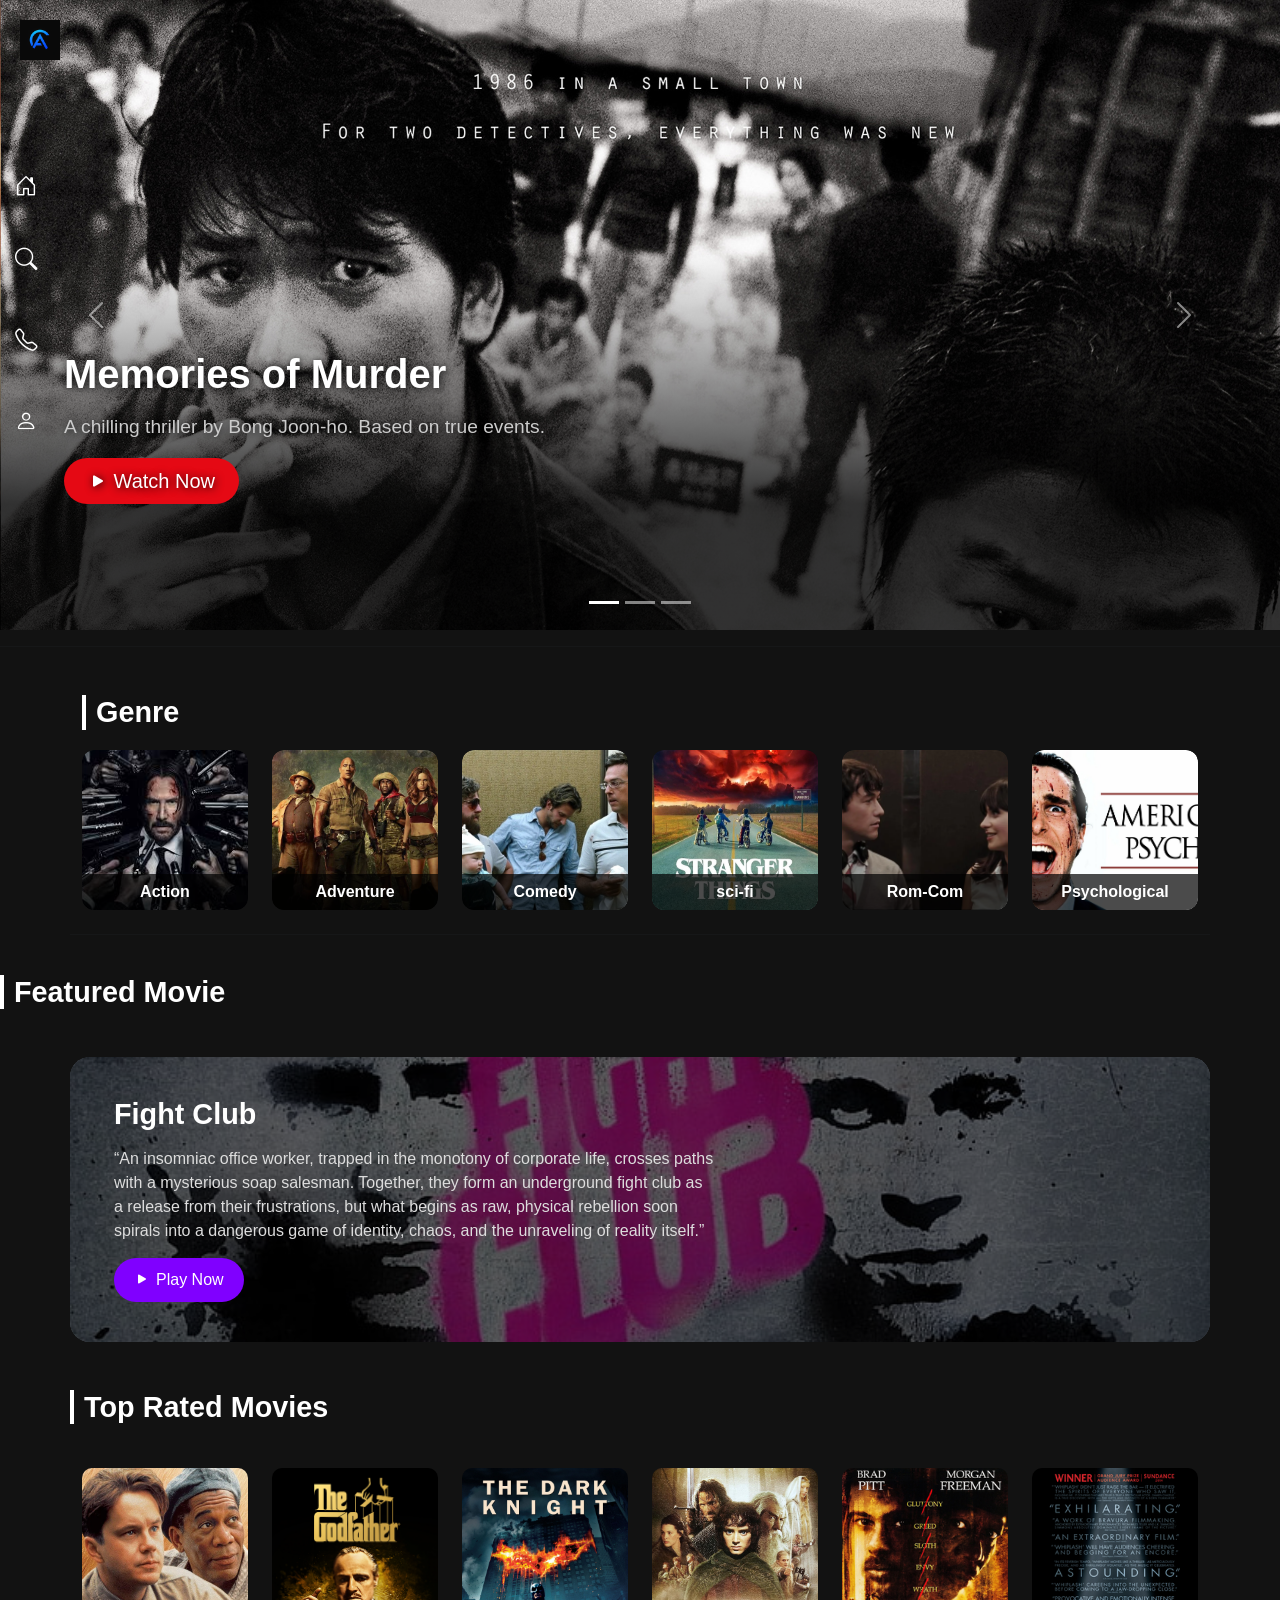
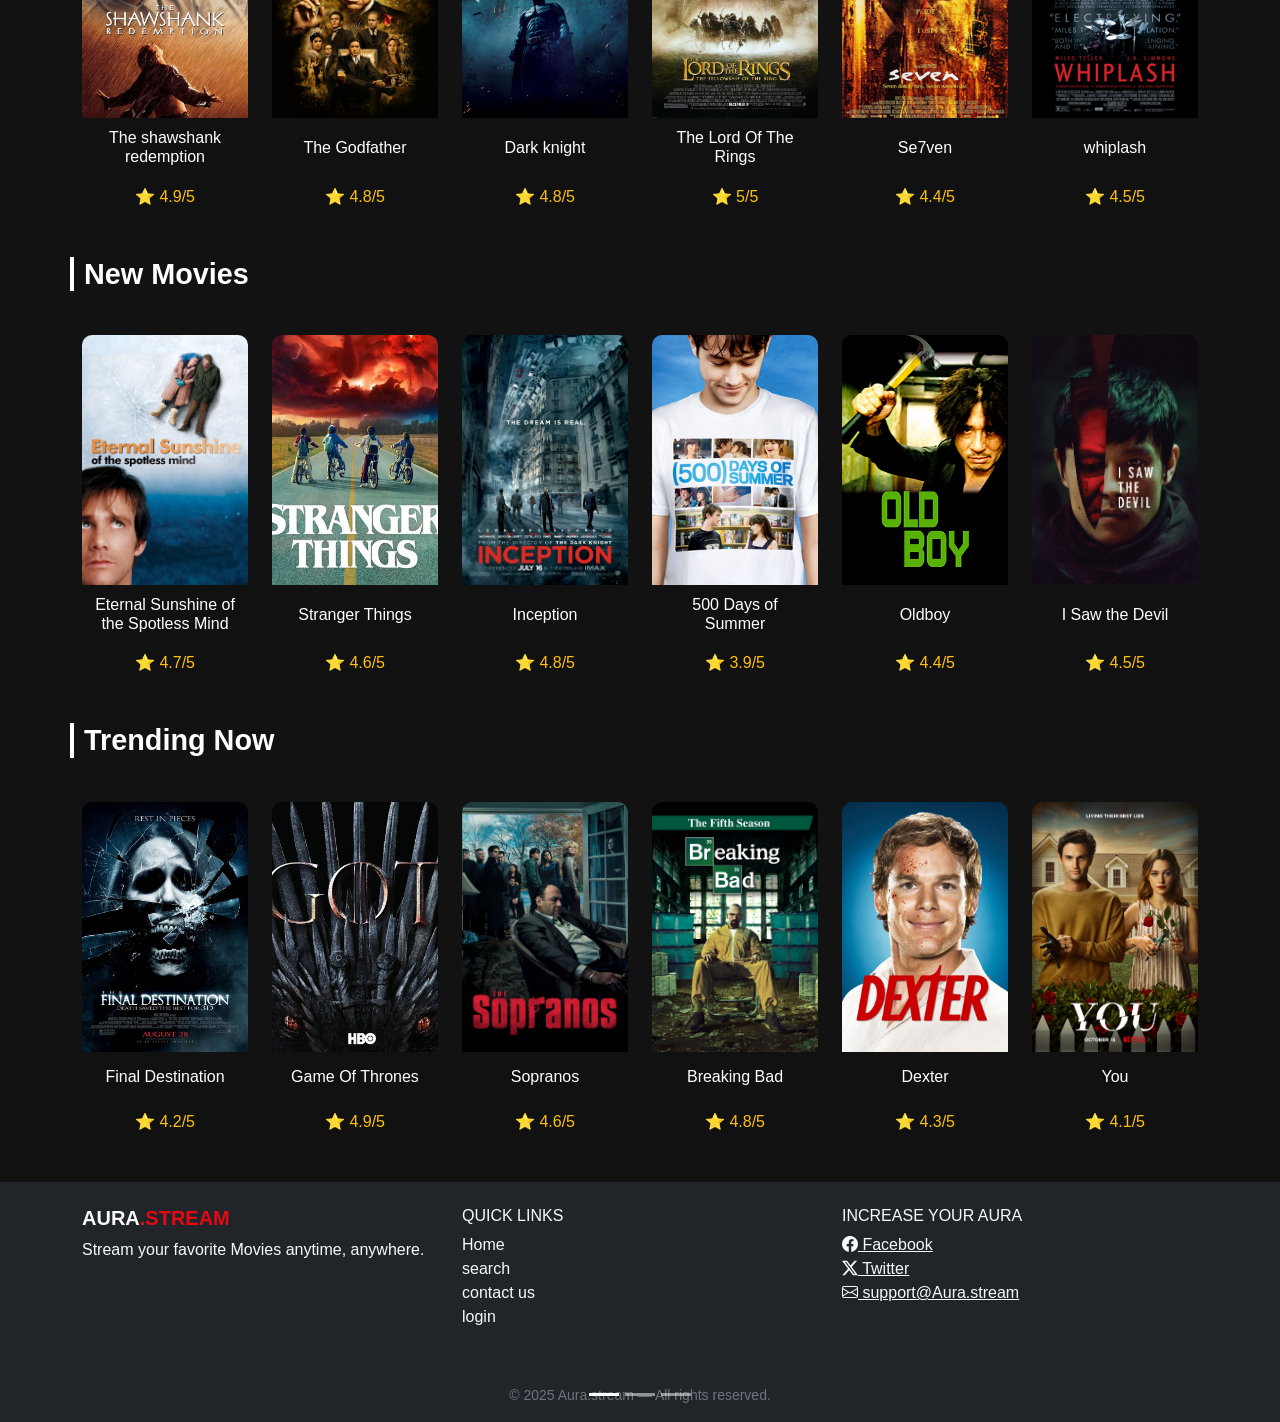
<file: index.html>
<!DOCTYPE html>
<html lang="en">
<head>
  <meta charset="UTF-8" />
  <meta name="viewport" content="width=device-width, initial-scale=1" />
  <title>Aura.stream</title>

  <!-- Bootstrap CSS -->
  <link href="https://cdn.jsdelivr.net/npm/bootstrap@5.3.3/dist/css/bootstrap.min.css" rel="stylesheet" />
  <style>
    body {
       background-color: #121212;      
      font-family: 'Segoe UI', Tahoma, Geneva, Verdana, sans-serif;
    }

    /* Sidebar container */
.sidebar {
  position: fixed;
  top: 0;
  left: 0;
  height: 100vh;
  width: 80px; /* collapsed width */
  background-color: transparent; /* make transparent */
  padding: 20px 0;
  transition: width 0.3s ease, background-color 0.3s ease;
  z-index: 1000;
  overflow: hidden;
}

/* Expand on hover */
.sidebar:hover {
  width: 220px;
  background-color: rgba(12, 12, 12, 0.85); /* dark bg appears only on hover */
  backdrop-filter: blur(10px); /* frosted glass effect */
}

/* Logo */
.sidebar .logo {
  text-align: center;
  margin-bottom: 100px;
}
.sidebar .logo img {
  width: 40px;
  transition: width 0.3s;
}
.sidebar:hover .logo img {
  width: 120px;
}

/* Navigation Links */
.sidebar .nav-links {
  list-style: none;
  padding: 0;
  margin: 0;
}
.sidebar .nav-links li {
  margin: 20px 0;
}
.sidebar .nav-links a {
  display: flex;
  align-items: center;
  color: #fff;
  padding: 10px 15px;
  text-decoration: none;
  font-size: 1rem;
  transition: background 0.3s ease;
}

/* Icon style */
.sidebar .nav-links a i {
  font-size: 1.4rem;
  margin-right: 15px;
}

/* Hide text when collapsed */
.sidebar .nav-links a span {
  opacity: 0;
  transition: opacity 0.3s ease;
}
.sidebar:hover .nav-links a span {
  opacity: 1;
}

/* Hover effect on items */
.sidebar .nav-links a:hover {
  background-color: rgba(26, 26, 26, 0.7);
  border-radius: 6px;
}


    /* Make carousel full viewport */
#animeHeroCarousel .carousel-item {
  height: 70vh;
  background-size: cover;
  background-position: center;
  position: relative;
  animation: zoomEffect 6s ease-in-out infinite;
  
}

/* Fade + Zoom Animation */
@keyframes zoomEffect {
  0% { transform: scale(1); }
  100% { transform: scale(1.05); }
}

/* Dark gradient overlay for text readability */
.dark-gradient {
  position: absolute;
  bottom: 0;
  left: 0;
  width: 100%;
  height: 100%;
  background: linear-gradient(to top, rgba(0,0,0,0.8) 20%, rgba(0,0,0,0) 60%);
}

/* Text Overlay */
.carousel-overlay {
  position: absolute;
  bottom: 20%;
  left: 5%;
  max-width: 40%;
  color: white;
}

.carousel-title {
  font-size: 3rem;
  font-weight: bold;
}

.carousel-desc {
  font-size: 1.2rem;
  margin: 15px 0;
}

.carousel-control-prev-icon,
.carousel-control-next-icon {
  background-size: 100%, 100%;
}

.carousel-indicators [data-bs-target] {
  background-color: white;
}


.genre-card {
  position: relative;
  overflow: hidden;
  border-radius: 12px;
  transition: transform 0.4s ease, box-shadow 0.4s ease;
  cursor: pointer;
}

.genre-card:hover {
  transform: scale(1.05);
  box-shadow: 0 8px 16px rgba(255, 0, 0, 0.3);
}

.genre-img {
  width: 100%;
  height: 160px;
  object-fit: cover;
  border-radius: 12px;
}

.genre-label {
  position: absolute;
  bottom: 0;
  width: 100%;
  padding: 6px 0;
  background: rgba(0, 0, 0, 0.7);
  color: #fff;
  font-weight: bold;
  text-align: center;
  border-radius: 0 0 12px 12px;
}

.genre-link {
  text-decoration: none;
}


.anime-card {
  background: #111;
  color: #fff;
  border-radius: 10px;
  overflow: hidden;
  transition: transform 0.3s ease;
  display: flex;
  flex-direction: column;
  justify-content: space-between;
  height: 100%;
}

.anime-card:hover {
  transform: scale(1.05);
}

.anime-thumb {
  width: 100%;
  height: 250px;
  overflow: hidden;
  position: relative;
}

.anime-thumb img {
  width: 100%;
  height: 100%;
  object-fit: cover;
  display: block;
}

.anime-overlay {
  position: absolute;
  bottom: 0;
  width: 100%;
  background: rgba(255, 0, 0, 0.8);
  text-align: center;
  padding: 5px;
  opacity: 0;
  transition: opacity 0.3s ease;
}

.anime-card:hover .anime-overlay {
  opacity: 1;
}

.anime-title {
  text-align: center;
  padding: 10px;
  font-size: 1rem;
  min-height: 50px;
  display: flex;
  align-items: center;
  justify-content: center;
}


 .section-heading {
  color: #fff;
  font-size: 1.8rem;
  font-weight: bold;
  margin-bottom: 20px;
  position: relative;
  padding-left: 10px;
  border-left: 4px solid white;
  font-family: 'Segoe UI', sans-serif;
}


.featured-anime {
  background-image: url('fightclub.jpg'); /* background image */
  background-size: cover;
  background-position: center;
  border-radius: 20px;
  overflow: hidden;
  position: relative;
  padding: 40px 20px;
}

.featured-anime::before {
  content: '';
  position: absolute;
  inset: 0;
  background: rgba(0, 0, 0, 0.6); /* dark overlay */
  z-index: 0;
}

.featured-card {
  position: relative;
  z-index: 1;
  display: flex;
  align-items: center;
  justify-content: space-between;
}

.poster img {
  width: 150px;
  border-radius: 20px;
}

.title {
  font-size: 1.8rem;
}

.description {
  margin: 15px 0;
  font-size: 1rem;
  color: #ddd;
  max-width: 600px;
}

.btn-purple {
  background: #8000ff;
  color: white;
  border: none;
  padding: 10px 20px;
  font-weight: 500;
  border-radius: 30px;
  text-decoration: none;
  display: inline-flex;
  align-items: center;
  gap: 6px;
  transition: background 0.3s ease;
}

.btn-purple:hover {
  background: #a64dff;
}

@media (max-width: 767px) {
  .poster {
    margin-bottom: 20px;
  }

  .poster img {
    width: 120px;
  }

  .title {
    font-size: 1.4rem;
  }
}

.carousel-overlay {
  position: absolute;
  bottom: 20%;
  left: 5%;
  max-width: 50%;
  z-index: 2;
  color: white;
  text-shadow: 1px 1px 8px rgba(0,0,0,0.9);
}

@media (max-width: 768px) {
  .carousel-overlay {
    bottom: 10%;
    left: 5%;
    max-width: 90%;
  }

  .carousel-title {
    font-size: 1.8rem;
  }

  .carousel-desc {
    font-size: 1rem;
  }

  .btn-lg {
    font-size: 1rem;
    padding: 10px 20px;
  }
}

.carousel-title {
  font-size: 2.5rem;
  font-weight: bold;
}

.carousel-desc {
  font-size: 1.2rem;
  color: #ccc;
}

.carousel .btn-danger {
  background-color: #e50914;
  border: none;
  font-weight: 500;
  border-radius: 30px;
  transition: background 0.3s ease;
}

.carousel .btn-danger:hover {
  background-color: #ff1e1e;
}

  </style>
</head>
<body>



<script src="https://cdn.jsdelivr.net/npm/bootstrap@5.3.3/dist/js/bootstrap.bundle.min.js"></script>

<!-- Sidebar Navbar -->
<nav class="sidebar">
  <div class="logo">
    <a href="login.html">
    <img src="Geometric Blue _A_ Logo Design.png"  alt="Logo">
    </a>
  </div>
  <ul class="nav-links">
    <li><a href="index.html"><i class="bi bi-house-door"></i> <span>Home</span></a></li>
    <li><a href="search.html"><i class="bi bi-search"></i> <span>Search</span></a></li>
    <li><a href="contact.html"><i class="bi bi-telephone"></i> <span>contact us</span></a></li>
    <li><a href="login.html"><i class="bi bi-person"></i> <span>login</span></a></li>
  </ul>
</nav>

<!-- Bootstrap Icons CDN -->
<link rel="stylesheet" href="https://cdn.jsdelivr.net/npm/bootstrap-icons@1.11.3/font/bootstrap-icons.css">

<!-- Anime Hero Carousel -->
<div id="animeHeroCarousel" class="carousel slide carousel-fade" data-bs-ride="carousel" data-bs-interval="4000">
  <!-- Carousel Indicators -->
  <div class="carousel-indicators">
    <button type="button" data-bs-target="#animeHeroCarousel" data-bs-slide-to="0" class="active"></button>
    <button type="button" data-bs-target="#animeHeroCarousel" data-bs-slide-to="1"></button>
    <button type="button" data-bs-target="#animeHeroCarousel" data-bs-slide-to="2"></button>
    
  </div>

 <!-- 🎬 Enhanced Anime Hero Carousel -->
<div id="animeHeroCarousel" class="carousel slide carousel-fade" data-bs-ride="carousel" data-bs-interval="6000">
  <!-- Indicators -->
  <div class="carousel-indicators">
    <button type="button" data-bs-target="#animeHeroCarousel" data-bs-slide-to="0" class="active" aria-label="Slide 1"></button>
    <button type="button" data-bs-target="#animeHeroCarousel" data-bs-slide-to="1" aria-label="Slide 2"></button>
    <button type="button" data-bs-target="#animeHeroCarousel" data-bs-slide-to="2" aria-label="Slide 3"></button>
  </div>

  <!-- Carousel Inner -->
  <div class="carousel-inner">

    <!-- Slide 1 -->
    <div class="carousel-item active" style="background-image: url('memory.jpg'); background-size: cover; background-position: center;">
      <div class="dark-gradient"></div>
      <div class="carousel-overlay">
        <h2 class="carousel-title mb-2">Memories of Murder</h2>
        <p class="carousel-desc mb-3">A chilling thriller by Bong Joon-ho. Based on true events.</p>
        <a href="player.html" class="btn btn-danger btn-lg px-4"><i class="bi bi-play-fill"></i> Watch Now</a>
      </div>
    </div>

    <!-- Slide 2 -->
    <div class="carousel-item" style="background-image: url('fightclub.jpg'); background-size: cover; background-position: center;">
      <div class="dark-gradient"></div>
      <div class="carousel-overlay">
        <h2 class="carousel-title mb-2">Fight Club</h2>
        <p class="carousel-desc mb-3">Psychological thriller that digs into identity and anarchy.</p>
        <a href="player.html" class="btn btn-danger btn-lg px-4"><i class="bi bi-play-fill"></i> Watch Now</a>
      </div>
    </div>

    <!-- Slide 3 -->
    <div class="carousel-item" style="background-image: url('anayam.jpg'); background-size: cover; background-position: center;">
      <div class="dark-gradient"></div>
      <div class="carousel-overlay">
        <h2 class="carousel-title mb-2">Anayam Rasoolam</h2>
        <p class="carousel-desc mb-3">A touching romantic journey through the streets of Kochi.</p>
        <a href="player.html" class="btn btn-danger btn-lg px-4"><i class="bi bi-play-fill"></i> Watch Now</a>
      </div>
    </div>
  </div>

  <!-- Controls -->
  <button class="carousel-control-prev" type="button" data-bs-target="#animeHeroCarousel" data-bs-slide="prev">
    <span class="carousel-control-prev-icon"></span>
  </button>
  <button class="carousel-control-next" type="button" data-bs-target="#animeHeroCarousel" data-bs-slide="next">
    <span class="carousel-control-next-icon"></span>
  </button>
</div>

<hr>
<!-- Genre Grid Section -->
<section class="container mt-5">
<h3 class="section-heading"> Genre</h3>

  <div class="row g-4">

    <!-- Genre Card -->
    <div class="col-6 col-md-2">
      <a href="genere.html" class="genre-link">
        <div class="genre-card">
          <img src="action.jpg" alt="Action" class="genre-img">
          <div class="genre-label">Action</div>
        </div>
      </a>
    </div>

    <div class="col-6 col-md-2">
      <a href="genere.html" class="genre-link">
        <div class="genre-card">
          <img src="adventure.webp" alt="Adventure" class="genre-img">
          <div class="genre-label">Adventure</div>
        </div>
      </a>
    </div>

    <div class="col-6 col-md-2">
      <a href="genere.html" class="genre-link">
        <div class="genre-card">
          <img src="comedy.jpg" alt="Comedy" class="genre-img">
          <div class="genre-label">Comedy</div>
        </div>
      </a>
    </div>

    <div class="col-6 col-md-2">
      <a href="genere.html" class="genre-link">
        <div class="genre-card">
          <img src="sci-fi.jpg" alt="sci-fi" class="genre-img">
          <div class="genre-label">sci-fi</div>
        </div>
      </a>
    </div>

   
    <div class="col-6 col-md-2">
      <a href="genere.html" class="genre-link">
        <div class="genre-card">
          <img src="romcom.webp" alt="Rom-com" class="genre-img">
          <div class="genre-label">Rom-Com</div>
        </div>
      </a>
    </div>

    <div class="col-6 col-md-2">
      <a href="genere.html" class="genre-link">
        <div class="genre-card">
          <img src="psycho.jpg" alt="Drama" class="genre-img">
          <div class="genre-label">Psychological</div>
        </div>
      </a>
    </div>

    <hr>
</section>

<section>
<!-- featured Movie section-->
<br>

  <h3 class="section-heading"> Featured Movie</h3>
<div class="featured-anime container my-5">
  <div class="featured-card d-flex flex-column flex-md-row align-items-center">
    <div class="info text-white ms-md-4 text-center text-md-start">
      <h2 class="title fw-bold">Fight Club</h2>
      <p class="description">
       “An insomniac office worker, trapped in the monotony of corporate life, 
       crosses paths with a mysterious soap salesman. Together, they form an underground fight club as a release from 
       their frustrations, but what begins as raw, 
       physical rebellion soon spirals into a dangerous game of identity, chaos, and the unraveling of reality itself.”
      </p>
      <a href="player.html" class="btn btn-purple">
        <i class="bi bi-play-fill"></i> Play Now
      </a>
    </div>
  </div>
</div>
</section>

<!-- top rated movies-->
 <section>
  <div class="container my-5">
    <div class="row g-4 justify-content-center">
      <h3 class="section-heading"> Top Rated Movies</h3>

      <!-- Card 1 -->
      <div class="col-6 col-md-2">
        <div class="anime-card">
          <div class="anime-thumb">
            <img src="shawshank.jpg" alt="shawshank redemption">
            <div class="anime-overlay"><p>2h 30min</p></div>
          </div>
          <h5 class="anime-title">The shawshank redemption</h5>
          <p class="text-center text-warning m-0">⭐ 4.9/5</p>
        </div>
      </div>

      <!-- Card 2 -->
      <div class="col-6 col-md-2">
        <div class="anime-card">
          <div class="anime-thumb">
            <img src="the godfather.png" alt="godfather">
            <div class="anime-overlay"><p>2h 30min</p></div>
          </div>
          <h5 class="anime-title">The Godfather</h5>
          <p class="text-center text-warning m-0">⭐ 4.8/5</p>
        </div>
      </div>

      <!-- Card 3 -->
      <div class="col-6 col-md-2">
        <div class="anime-card">
          <div class="anime-thumb">
            <img src="dark knight.jpg" alt="dark knight">
            <div class="anime-overlay"><p>2h 12min</p></div>
          </div>
          <h5 class="anime-title">Dark knight</h5>
          <p class="text-center text-warning m-0">⭐ 4.8/5</p>
        </div>
      </div>

      <!-- Card 4 -->
      <div class="col-6 col-md-2">
        <div class="anime-card">
          <div class="anime-thumb">
            <img src="lord of rings.jpg" alt="lord of the rings">
            <div class="anime-overlay"><p>2h 32min</p></div>
          </div>
          <h5 class="anime-title">The Lord Of The Rings</h5>
          <p class="text-center text-warning m-0">⭐ 5/5</p>
        </div>
      </div>

      <!-- Card 5 -->
      <div class="col-6 col-md-2">
        <div class="anime-card">
          <div class="anime-thumb">
            <img src="seven.jpg" alt="whats in the box">
            <div class="anime-overlay"><p>2h 1min</p></div>
          </div>
          <h5 class="anime-title">Se7ven</h5>
          <p class="text-center text-warning m-0">⭐ 4.4/5</p>
        </div>
      </div>

      <!-- Card 6 -->
      <div class="col-6 col-md-2">
        <div class="anime-card">
          <div class="anime-thumb">
            <img src="whiplash.jpg" alt="whiplash">
            <div class="anime-overlay"><p>1h 45min</p></div>
          </div>
          <h5 class="anime-title">whiplash</h5>
          <p class="text-center text-warning m-0">⭐ 4.5/5</p>
        </div>
      </div>

    </div>
  </div>
</section>

<!-- new movies -->
<section>
  <div class="container my-5">
    <div class="row g-4 justify-content-center">
      <h3 class="section-heading"> New Movies</h3>

      <!-- Card 1 -->
      <div class="col-6 col-md-2">
        <div class="anime-card">
          <div class="anime-thumb">
            <img src="eternal.jpg" alt="eternal of sunshine">
            <div class="anime-overlay"><p>2h 30min</p></div>
          </div>
          <h5 class="anime-title">Eternal Sunshine of the Spotless Mind</h5>
          <p class="text-center text-warning m-0">⭐ 4.7/5</p>
        </div>
      </div>

      <!-- Card 2 -->
      <div class="col-6 col-md-2">
        <div class="anime-card">
          <div class="anime-thumb">
            <img src="sci-fi.jpg" alt="sci fi image">
            <div class="anime-overlay"><p>2h 30min</p></div>
          </div>
          <h5 class="anime-title">Stranger Things</h5>
          <p class="text-center text-warning m-0">⭐ 4.6/5</p>
        </div>
      </div>

      <!-- Card 3 -->
      <div class="col-6 col-md-2">
        <div class="anime-card">
          <div class="anime-thumb">
            <img src="inception.jpg" alt="inception image">
            <div class="anime-overlay"><p>2h 12min</p></div>
          </div>
          <h5 class="anime-title">Inception</h5>
          <p class="text-center text-warning m-0">⭐ 4.8/5</p>
        </div>
      </div>

      <!-- Card 4 -->
      <div class="col-6 col-md-2">
        <div class="anime-card">
          <div class="anime-thumb">
            <img src="500days.jpg" alt="500 days of summer">
            <div class="anime-overlay"><p>2h 32min</p></div>
          </div>
          <h5 class="anime-title">500 Days of Summer</h5>
          <p class="text-center text-warning m-0">⭐ 3.9/5</p>
        </div>
      </div>

      <!-- Card 5 -->
      <div class="col-6 col-md-2">
        <div class="anime-card">
          <div class="anime-thumb">
            <img src="oldboy.png" alt="old boy ">
            <div class="anime-overlay"><p>2h 1min</p></div>
          </div>
          <h5 class="anime-title">Oldboy</h5>
          <p class="text-center text-warning m-0">⭐ 4.4/5</p>
        </div>
      </div>

      <!-- Card 6 -->
      <div class="col-6 col-md-2">
        <div class="anime-card">
          <div class="anime-thumb">
            <img src="isaw.jpg" alt="i saw the">
            <div class="anime-overlay"><p>1h 45min</p></div>
          </div>
          <h5 class="anime-title">I Saw the Devil</h5>
          <p class="text-center text-warning m-0">⭐ 4.5/5</p>
        </div>
      </div>

    </div>
  </div>
</section>

<section>
  <div class="container my-5">
    <div class="row g-4 justify-content-center">
      <h3 class="section-heading">Trending Now</h3>

      <!-- Card 1 -->
      <div class="col-6 col-md-2">
        <div class="anime-card">
          <div class="anime-thumb">
            <img src="final.jpg" alt="final destination">
            <div class="anime-overlay"><p>2h 3min</p></div>
          </div>
          <h5 class="anime-title">Final Destination</h5>
          <p class="text-center text-warning m-0">⭐ 4.2/5</p>
        </div>
      </div>

      <!-- Card 2 -->
      <div class="col-6 col-md-2">
        <div class="anime-card">
          <div class="anime-thumb">
            <img src="got.jpg" alt="game of thrones">
            <div class="anime-overlay"><p>2h 32min</p></div>
          </div>
          <h5 class="anime-title">Game Of Thrones</h5>
          <p class="text-center text-warning m-0">⭐ 4.9/5</p>
        </div>
      </div>

      <!-- Card 3 -->
      <div class="col-6 col-md-2">
        <div class="anime-card">
          <div class="anime-thumb">
            <img src="sopranos.jpg" alt="sopranos">
            <div class="anime-overlay"><p>2h 1min</p></div>
          </div>
          <h5 class="anime-title">Sopranos</h5>
          <p class="text-center text-warning m-0">⭐ 4.6/5</p>
        </div>
      </div>

      <!-- Card 4 -->
      <div class="col-6 col-md-2">
        <div class="anime-card">
          <div class="anime-thumb">
            <img src="breaking.jpg" alt="breaking bad">
            <div class="anime-overlay"><p>2h 3min</p></div>
          </div>
          <h5 class="anime-title">Breaking Bad</h5>
          <p class="text-center text-warning m-0">⭐ 4.8/5</p>
        </div>
      </div>

      <!-- Card 5 -->
      <div class="col-6 col-md-2">
        <div class="anime-card">
          <div class="anime-thumb">
            <img src="dexter.jpg" alt="dexter">
            <div class="anime-overlay"><p>2h</p></div>
          </div>
          <h5 class="anime-title">Dexter</h5>
          <p class="text-center text-warning m-0">⭐ 4.3/5</p>
        </div>
      </div>

      <!-- Card 6 -->
      <div class="col-6 col-md-2">
        <div class="anime-card">
          <div class="anime-thumb">
            <img src="you.jpg" alt="you">
            <div class="anime-overlay"><p>2h 35min</p></div>
          </div>
          <h5 class="anime-title">You</h5>
          <p class="text-center text-warning m-0">⭐ 4.1/5</p>
        </div>
      </div>

    </div>
  </div>
</section>

<!-- Footer -->
<footer class="bg-dark text-light pt-4 pb-3 mt-5">
  <div class="container text-center text-md-start">
    <div class="row">

      <!-- Branding -->
      <div class="col-md-4 mb-3">
        <h5 class="text-uppercase fw-bold">
          Aura<span style="color:#e50914;">.stream</span>
        </h5>
        <p>Stream your favorite Movies anytime, anywhere.</p>
      </div>

      <!-- Navigation Links -->
      <div class="col-md-4 mb-3">
        <h6 class="text-uppercase">Quick Links</h6>
        <ul class="list-unstyled">
          <li><a href="index.html" class="text-light text-decoration-none">Home</a></li>
          <li><a href="search.html" class="text-light text-decoration-none">search</a></li>
          <li><a href="contact.html" class="text-light text-decoration-none">contact us</a></li>
          <li><a href="login.html" class="text-light text-decoration-none">login</a></li>
          
        </ul>
      </div>

      <!-- Social Media / Contact -->
      <div class="col-md-4 mb-3">
        <h6 class="text-uppercase">Increase your Aura</h6>
        <a href="https://www.facebook.com/" class="text-light me-3"><i class="bi bi-facebook"></i> Facebook</a><br />
        <a href="https://x.com/?lang=en" class="text-light me-3"><i class="bi bi-twitter-x"></i> Twitter</a><br />
        <a href="https://mail.google.com/mail/u/0/" class="text-light"><i class="bi bi-envelope"></i> support@Aura.stream</a>
      </div>

    </div>
  </div>

  <div class="text-center mt-4 text-secondary small">
    © 2025 Aura.stream — All rights reserved.
  </div>
</footer>


</body>
</html>
</file>
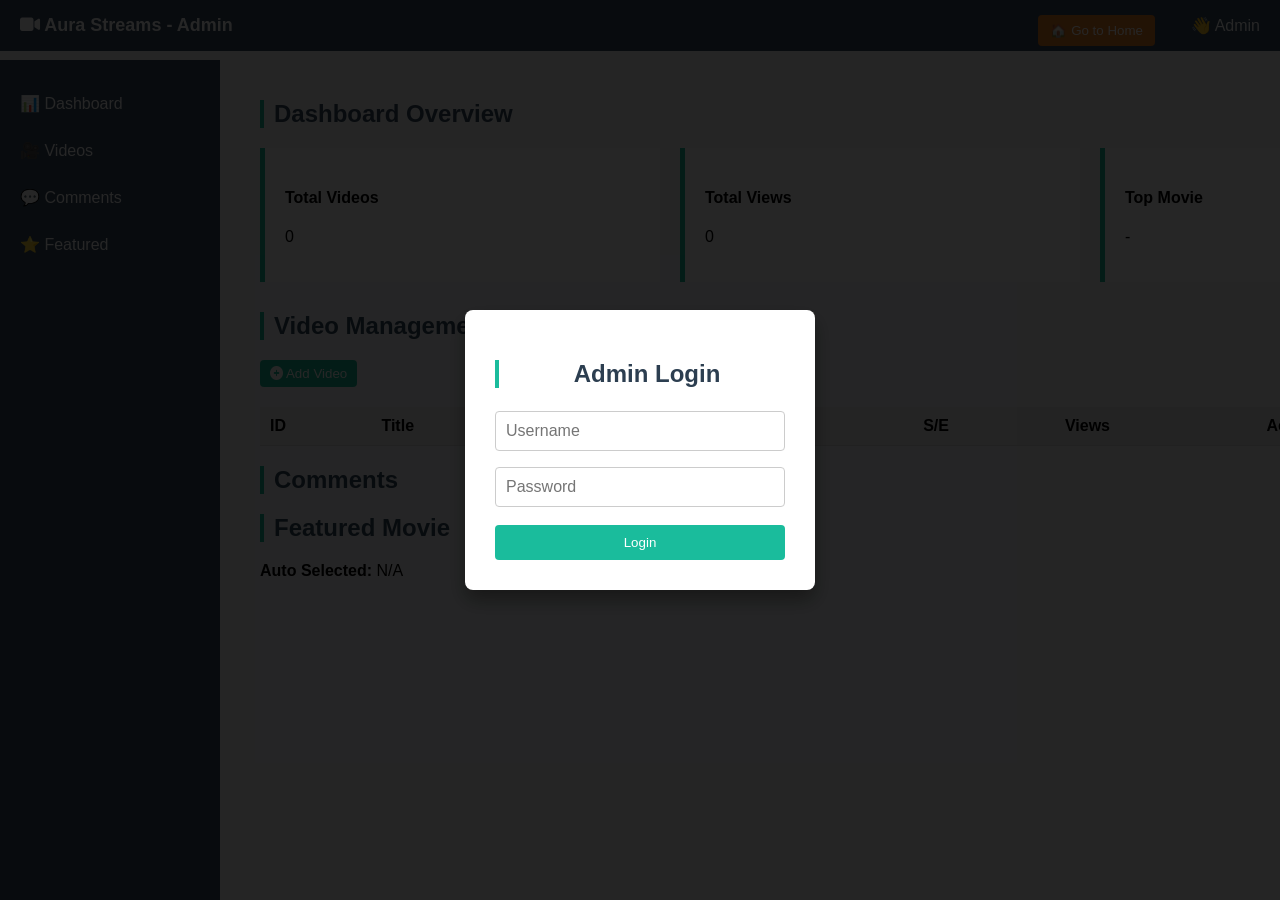
<file: admin.html>
<!DOCTYPE html>
<html lang="en">
<head>
  <meta charset="UTF-8" />
  <meta name="viewport" content="width=device-width, initial-scale=1.0"/>
  <title>Aura Streams - Admin Dashboard</title>
  <link rel="stylesheet" href="https://cdnjs.cloudflare.com/ajax/libs/font-awesome/6.5.0/css/all.min.css">
  <link rel="stylesheet" href="css/footer.css?v=9">
  <style>
    :root {
      --primary: #1abc9c;
      --dark: #34495e;
      --light: #f8f9fa;
      --danger: #e74c3c;
      --warning: #f39c12;
    }

    * {
      box-sizing: border-box;
    }

    body {
      margin: 0;
      font-family: 'Segoe UI', sans-serif;
      background-color: var(--light);
    }

    header {
      background-color: var(--dark);
      color: white;
      padding: 15px 20px;
      display: flex;
      justify-content: space-between;
      align-items: center;
      position: fixed;
      width: 100%;
      top: 0;
      z-index: 1000;
    }

    header h1 {
      font-size: 18px;
      margin: 0;
    }

    .sidebar {
      width: 220px;
      background-color: var(--dark);
      height: 100vh;
      color: white;
      position: fixed;
      top: 60px;
      left: 0;
      padding-top: 20px;
      overflow-y: auto;
    }

    .sidebar a {
      padding: 14px 20px;
      display: block;
      color: white;
      text-decoration: none;
      transition: all 0.2s;
    }

    .sidebar a:hover {
      background-color: #2c3e50;
      border-left: 5px solid var(--primary);
    }

    .main {
      margin-left: 240px;
      padding: 20px;
      padding-top: 80px;
    }

    h2 {
      color: var(--dark);
      border-left: 4px solid var(--primary);
      padding-left: 10px;
    }

    .card {
      background-color: white;
      padding: 20px;
      margin-bottom: 10px;
      border-left: 5px solid var(--primary);
      flex: 1;
    }

    .analytics {
      display: flex;
      gap: 20px;
      flex-wrap: wrap;
    }

    table {
      width: 100%;
      border-collapse: collapse;
      margin-top: 10px;
    }

    th, td {
      padding: 10px;
      border-bottom: 1px solid #ddd;
      background: white;
    }

    th {
      background: #eee;
      text-align: left;
    }

    button {
      padding: 6px 10px;
      margin-right: 5px;
      border: none;
      border-radius: 4px;
      cursor: pointer;
    }

    .btn-add {
      background: var(--primary);
      color: white;
      margin-bottom: 10px;
    }

    .btn-edit { background: #2980b9; color: white; }
    .btn-del { background: var(--danger); color: white; }
    .btn-feature { background: var(--warning); color: white; }

    .featured-row {
      background: #fff8e1;
    }

    .modal-overlay {
      position: fixed;
      top: 0; left: 0;
      width: 100%;
      height: 100%;
      background: rgba(0,0,0,0.6);
      display: none;
      justify-content: center;
      align-items: center;
      z-index: 10000;
    }

    .modal {
      background: white;
      padding: 20px;
      width: 90%;
      max-width: 400px;
      border-radius: 5px;
      box-shadow: 0 5px 10px rgba(0,0,0,0.2);
    }

    .modal input {
      width: 100%;
      padding: 8px;
      margin-top: 8px;
      margin-bottom: 10px;
    }

    .modal h3 {
      margin: 0;
      margin-bottom: 10px;
    }

    .modal-actions {
      text-align: right;
    }

    .toast {
      position: fixed;
      bottom: 20px;
      right: 20px;
      background: var(--primary);
      color: white;
      padding: 10px 20px;
      border-radius: 4px;
      display: none;
      animation: fadeInOut 3s forwards;
    }

    @keyframes fadeInOut {
      0% { opacity: 0; transform: translateY(20px); }
      10% { opacity: 1; transform: translateY(0); }
      90% { opacity: 1; }
      100% { opacity: 0; transform: translateY(20px);}
    }

    @media (max-width: 768px) {
      .sidebar { display: none; }
      .main { margin-left: 0; }
    }

    /* Login Modal */
    .login-overlay {
      position: fixed;
      top: 0; left: 0;
      width: 100vw;
      height: 100vh;
      background: rgba(0,0,0,0.85);
      display: flex;
      justify-content: center;
      align-items: center;
      z-index: 99999;
    }

    .login-box {
      background: white;
      padding: 30px;
      border-radius: 8px;
      width: 90%;
      max-width: 350px;
      box-shadow: 0 10px 20px rgba(0,0,0,0.4);
      text-align: center;
    }

    .login-box h2 {
      margin-bottom: 15px;
      color: #2c3e50;
    }

    .login-box input {
      width: 100%;
      padding: 10px;
      margin: 8px 0;
      font-size: 16px;
      border: 1px solid #ccc;
      border-radius: 4px;
    }

    .login-box button {
      width: 100%;
      padding: 10px;
      background-color: #1abc9c;
      color: white;
      border: none;
      border-radius: 4px;
      cursor: pointer;
      margin-top: 10px;
    }

    .login-box button:hover {
      background-color: #17a689;
    }\n</style>
  <link rel="stylesheet" href="css/mobile.css?v=6">
</head>
<body>

<header>
  <h1><i class="fas fa-video"></i> Aura Streams - Admin</h1>
  <span>👋 Admin</span>
</header>

<!-- Sidebar -->
<div class="sidebar">
  <a href="#dashboard">📊 Dashboard</a>
  <a href="#videos">🎥 Videos</a>
  <a href="#comments">💬 Comments</a>
  <a href="#featured">⭐ Featured</a>
</div>

<!-- Main Wrapper -->
<div class="main">
  <!-- Dashboard -->
  <section id="dashboard">
    <h2>Dashboard Overview</h2>
    <div class="analytics">
      <div class="card"><h4>Total Videos</h4><p id="stats-videos">0</p></div>
      <div class="card"><h4>Total Views</h4><p id="stats-views">0</p></div>
      <div class="card"><h4>Top Movie</h4><p id="stats-top">-</p></div>
    </div>
  </section>

  <!-- Video Manager -->
  <section id="videos">
    <h2>Video Management</h2>
    <button class="btn-add" onclick="openAddModal()">
      <i class="fas fa-plus-circle"></i> Add Video
    </button>
    <table>
      <thead>
        <tr><th>ID</th><th>Title</th><th>TMDB</th><th>Type</th><th>S/E</th><th>Views</th><th>Actions</th></tr>
      </thead>
      <tbody id="videoTable"></tbody>
    </table>
  </section>

  <!-- Comments -->
  <section id="comments">
    <h2>Comments</h2>
    <ul id="commentList"></ul>
  </section>

  <!-- Featured -->
  <section id="featured">
    <h2>Featured Movie</h2>
    <p><strong>Auto Selected:</strong> <span id="featuredMovie">N/A</span></p>
  </section>
</div>

<!-- Modal for Add -->
<div class="modal-overlay" id="modal">
  <div class="modal">
    <h3 id="modalTitle">Add New Video</h3>
    <input type="text" id="idInput" placeholder="ID (auto)" readonly />
    <input type="text" id="titleInput" placeholder="Title"/>
    <input type="text" id="tmdbIdInput" placeholder="TMDB ID (e.g., 1078605)"/>
    <input type="text" id="mediaTypeInput" placeholder="Media type (movie or tv)"/>
    <input type="number" id="seasonInput" placeholder="Season (TV only)"/>
    <input type="number" id="episodeInput" placeholder="Episode (TV only)"/>
    <input type="text" id="posterInput" placeholder="Poster path (e.g., Thumbnails/poster.jpg)"/>
    <input type="text" id="durationInput" placeholder="Duration (e.g., 2h 10m)"/>
    <input type="text" id="yearInput" placeholder="Year (e.g., 2023)"/>
    <input type="text" id="badgeInput" placeholder="Badge rating (e.g., 8.4)"/>
    <input type="text" id="ratingScoreInput" placeholder="Rating score (e.g., 4.5)"/>
    <input type="text" id="ratingCountInput" placeholder="Rating count (e.g., Based on 120K reviews)"/>
    <input type="text" id="genresInput" placeholder="Genres (comma separated)"/>
    <input type="text" id="descInput" placeholder="Short description"/>
    <div class="modal-actions">
      <button onclick="saveVideo()">Save</button>
      <button onclick="closeModal()">Cancel</button>
    </div>
  </div>
</div>

<!-- Login Modal -->
<div class="login-overlay" id="loginModal">
  <div class="login-box">
    <h2>Admin Login</h2>
    <input id="loginUser" type="text" placeholder="Username"/>
    <input id="loginPass" type="password" placeholder="Password"/>
    <button onclick="validateLogin()">Login</button>
    <p id="loginError" style="display:none;color:red;">Invalid credentials. Try again.</p>
  </div>
</div>

<!-- Toast -->
<div class="toast" id="toast">Saved!</div>

<!-- Go to Home Button -->
<button onclick="goHome()" style="position:fixed;top:15px;right:120px;background:#e67e22;color:white;border:none;padding:8px 12px;border-radius:4px;cursor:pointer;z-index:9999;">
  🏠 Go to Home
</button>

<script>
  const API_URL = "api_movies.php";

  const baseMovies = [
    { title: "The Shawshank Redemption", poster: "Thumbnails/shawshank.jpg", duration: "2h 22m", video: "videos/The_Shawshank_Redemption.mp4" },
    { title: "Oldboy", poster: "Thumbnails/oldboy.png", duration: "2h 0m", video: "videos/OLDBOY.mp4" },
    { title: "Fight Club", poster: "Thumbnails/fightclub.jpg", duration: "2h 19m" },
    { title: "The Godfather", poster: "Thumbnails/the godfather.png", duration: "2h 55m" },
    { title: "The Dark Knight", poster: "Thumbnails/dark knight.jpg", duration: "2h 32m" },
    { title: "The Lord Of The Rings", poster: "Thumbnails/lord of rings.jpg", duration: "3h 21m" },
    { title: "Se7en", poster: "Thumbnails/seven.jpg", duration: "2h 7m" },
    { title: "Whiplash", poster: "Thumbnails/whiplash.jpg", duration: "1h 45m" },
    { title: "Eternal Sunshine of the Spotless Mind", poster: "Thumbnails/eternal.jfif", duration: "1h 48m" },
    { title: "Stranger Things", poster: "Thumbnails/sci-fi.jpg", duration: "4 Seasons" },
    { title: "Inception", poster: "Thumbnails/inception.jpg", duration: "2h 28m" },
    { title: "500 Days of Summer", poster: "Thumbnails/500days.jpg", duration: "1h 35m" },
    { title: "I Saw the Devil", poster: "Thumbnails/isaw.jpg", duration: "2h 21m" },
    { title: "Final Destination", poster: "Thumbnails/final.jpg", duration: "1h 38m" },
    { title: "Game Of Thrones", poster: "Thumbnails/got.jpg", duration: "8 Seasons" },
    { title: "Sopranos", poster: "Thumbnails/sopranos.jpg", duration: "6 Seasons" },
    { title: "Breaking Bad", poster: "Thumbnails/breaking.jpg", duration: "5 Seasons" },
    { title: "Dexter", poster: "Thumbnails/dexter.jpg", duration: "8 Seasons" },
    { title: "You", poster: "Thumbnails/you.jpg", duration: "4 Seasons" },
    { title: "Memory", poster: "Thumbnails/memory.jpg", duration: "1h 53m" },
    { title: "American Psycho", poster: "Thumbnails/psycho.jpg", duration: "1h 42m" },
    { title: "Rom-Com Picks", poster: "Thumbnails/romcom.webp", duration: "1h 50m" }
  ];

  let videos = [];
  let editIndex = null;

  const user = "admin", pass = "123456";

  const loginModal = document.getElementById("loginModal");
  const loginError = document.getElementById("loginError");

  if (!sessionStorage.getItem("isAdmin")) {
    loginModal.style.display = "flex";
  }

  async function validateLogin() {
    const u = document.getElementById("loginUser").value;
    const p = document.getElementById("loginPass").value;
    if (u === user && p === pass) {
      sessionStorage.setItem("isAdmin", true);
      loginModal.style.display = "none";
      await updateUI();
    } else {
      loginError.style.display = "block";
    }
  }

  function goHome() {
    window.location.href = "index.php";
  }
  function ensureHttp() {
    if (window.location.protocol === "file:") {
      alert("Please open the admin page via http://localhost/... so the API can work.");
      return false;
    }
    return true;
  }

  async function fetchMovies() {
    if (!ensureHttp()) return [];
    try {
      const res = await fetch(`${API_URL}?action=list`);
      if (!res.ok) throw new Error(`HTTP ${res.status}`);
      const data = await res.json();
      return data.movies || [];
    } catch (err) {
      console.error(err);
      showToast("Failed to load movies", "error");
      return [];
    }
  }


  async function seedMoviesIfEmpty() {
    if (videos.length) return;
    for (const movie of baseMovies) {
      await fetch(`${API_URL}?action=save`, {
        method: "POST",
        headers: { "Content-Type": "application/json" },
        body: JSON.stringify(movie)
      });
    }
    videos = await fetchMovies();
  }

  async function saveMovie(movie) {
    if (!ensureHttp()) return { error: "offline" };
    try {
      const res = await fetch(`${API_URL}?action=save`, {
        method: "POST",
        headers: { "Content-Type": "application/json" },
        body: JSON.stringify(movie)
      });
      if (!res.ok) throw new Error(`HTTP ${res.status}`);
      const result = await res.json();
      if (result && result.error) {
        const details = result.details ? `: ${result.details}` : "";
        showToast(`${result.error}${details}`, "error");
      }
      return result;
    } catch (err) {
      console.error(err);
      showToast("Save failed. Check API/DB.", "error");
      return { error: "request_failed" };
    }
  }

  async function deleteMovieById(id) {
    if (!ensureHttp()) return { error: "offline" };
    try {
      const res = await fetch(`${API_URL}?action=delete`, {
        method: "POST",
        headers: { "Content-Type": "application/json" },
        body: JSON.stringify({ id })
      });
      if (!res.ok) throw new Error(`HTTP ${res.status}`);
      return await res.json();
    } catch (err) {
      console.error(err);
      showToast("Delete failed. Check API/DB.", "error");
      return { error: "request_failed" };
    }
  }

  async function setFeaturedById(id) {
    if (!ensureHttp()) return { error: "offline" };
    try {
      const res = await fetch(`${API_URL}?action=set_featured`, {
        method: "POST",
        headers: { "Content-Type": "application/json" },
        body: JSON.stringify({ id })
      });
      if (!res.ok) throw new Error(`HTTP ${res.status}`);
      return await res.json();
    } catch (err) {
      console.error(err);
      showToast("Update failed. Check API/DB.", "error");
      return { error: "request_failed" };
    }
  }


  function renderVideos() {
    const tbody = document.getElementById("videoTable");
    tbody.innerHTML = '';
    videos.forEach((v, i) => {
      const tr = document.createElement('tr');
      if (v.featured) tr.classList.add('featured-row');
      const tmdbId = v.tmdb_id || v.tmdbId || '-';
      const mediaType = (v.media_type || v.mediaType || 'movie').toString();
      const season = v.season || '';
      const episode = v.episode || '';
      const seasonEpisode = mediaType.toLowerCase() === 'tv'
        ? `${season || '-'} / ${episode || '-'}`
        : '-';
      tr.innerHTML = `
        <td>${v.id || '-'}</td>
        <td>${v.title}</td>
        <td>${tmdbId || '-'}</td>
        <td>${mediaType}</td>
        <td>${seasonEpisode}</td>
        <td>${v.views || 0}</td>
        <td>
          <button class="btn-edit" onclick="editVideo(${i})">âœï¸</button>
          <button class="btn-del" onclick="deleteVideo(${i})">ðŸ—‘ï¸</button>
          <button class="btn-feature" onclick="markFeatured(${i})">â­</button>
        </td>`;
      tbody.appendChild(tr);
    });
  }

  function renderStats() {
    document.getElementById("stats-videos").textContent = videos.length;
    const totalViews = videos.reduce((sum, v) => sum + (v.views || 0), 0);
    document.getElementById("stats-views").textContent = totalViews;
    if (videos.length) {
      const top = videos.reduce((max, v) => (v.views || 0) > (max.views || 0) ? v : max, videos[0]);
      document.getElementById("stats-top").textContent = top.title;
      document.getElementById("featuredMovie").textContent = top.title;
    } else {
      document.getElementById("stats-top").textContent = "-";
      document.getElementById("featuredMovie").textContent = "N/A";
    }
  }

  function renderComments() {
    const list = document.getElementById("commentList");
    list.innerHTML = '';
    const stored = localStorage.getItem("comments");
    if (!stored) {
      list.innerHTML = "<li>No comments yet.</li>";
      return;
    }
    try {
      const comments = JSON.parse(stored) || [];
      if (!comments.length) {
        list.innerHTML = "<li>No comments yet.</li>";
        return;
      }
      comments.forEach(c => {
        const li = document.createElement('li');
        li.innerHTML = `<strong>${c.name}</strong>: ${c.text} <small>(${c.time})</small>`;
        list.appendChild(li);
      });
    } catch (err) {
      list.innerHTML = "<li>No comments yet.</li>";
    }
  }

  async function openAddModal() {
    document.getElementById("modal").style.display = 'flex';
    document.getElementById("modalTitle").textContent = "Add New Video";
    editIndex = null;
  }

  function closeModal() {
    document.getElementById("modal").style.display = 'none';
    document.getElementById("titleInput").value = '';
    document.getElementById("tmdbIdInput").value = '';
    document.getElementById("mediaTypeInput").value = '';
    document.getElementById("seasonInput").value = '';
    document.getElementById("episodeInput").value = '';
    document.getElementById("posterInput").value = '';
    document.getElementById("durationInput").value = '';
    document.getElementById("yearInput").value = '';
    document.getElementById("badgeInput").value = '';
    document.getElementById("ratingScoreInput").value = '';
    document.getElementById("ratingCountInput").value = '';
    document.getElementById("genresInput").value = '';
    document.getElementById("descInput").value = '';
  }

  async function openEditModal(index) {
    const video = videos[index];
    if (!video) return;
    editIndex = index;
    document.getElementById("modalTitle").textContent = "Edit Video";
    document.getElementById("idInput").value = video.id || '';
    document.getElementById("titleInput").value = video.title || '';
    document.getElementById("tmdbIdInput").value = video.tmdb_id || video.tmdbId || '';
    document.getElementById("mediaTypeInput").value = video.media_type || video.mediaType || '';
    document.getElementById("seasonInput").value = video.season || '';
    document.getElementById("episodeInput").value = video.episode || '';
    document.getElementById("posterInput").value = video.poster || '';
    document.getElementById("durationInput").value = video.duration || '';
    document.getElementById("yearInput").value = video.year || '';
    document.getElementById("badgeInput").value = video.badge_rating || video.badgeRating || '';
    document.getElementById("ratingScoreInput").value = video.rating_score || video.ratingScore || '';
    document.getElementById("ratingCountInput").value = video.rating_count || video.ratingCount || '';
    document.getElementById("genresInput").value = Array.isArray(video.genres) ? video.genres.join(", ") : (video.genres || '');
    document.getElementById("descInput").value = video.description || '';
    document.getElementById("modal").style.display = 'flex';
  }

  async function saveVideo() {
    if (!ensureHttp()) return;
    const title = document.getElementById("titleInput").value.trim();
    const tmdbId = document.getElementById("tmdbIdInput").value.trim();
    const mediaTypeRaw = document.getElementById("mediaTypeInput").value.trim();
    const seasonRaw = document.getElementById("seasonInput").value.trim();
    const episodeRaw = document.getElementById("episodeInput").value.trim();
    const poster = document.getElementById("posterInput").value.trim();
    const duration = document.getElementById("durationInput").value.trim();
    const year = document.getElementById("yearInput").value.trim();
    const badgeRating = document.getElementById("badgeInput").value.trim();
    const ratingScore = document.getElementById("ratingScoreInput").value.trim();
    const ratingCount = document.getElementById("ratingCountInput").value.trim();
    const genresInput = document.getElementById("genresInput").value.trim();
    const description = document.getElementById("descInput").value.trim();

    if (!title) return alert("Title is required.");
    if (!poster) return alert("Poster path is required.");

    const mediaType = mediaTypeRaw ? mediaTypeRaw.toLowerCase() : "movie";
    const season = seasonRaw ? parseInt(seasonRaw, 10) : null;
    const episode = episodeRaw ? parseInt(episodeRaw, 10) : null;

    const movie = {
      title,
      tmdb_id: tmdbId || "",
      media_type: mediaType,
      season: Number.isFinite(season) ? season : null,
      episode: Number.isFinite(episode) ? episode : null,
      video: "",
      poster,
      duration: duration || "2h 0m",
      year: year || "2024",
      badge_rating: badgeRating || "8.0",
      rating_score: ratingScore || "4.0",
      rating_count: ratingCount || "Based on 100K reviews",
      description: description || "No description available yet.",
      genres: genresInput ? genresInput.split(",").map(g => g.trim()).filter(Boolean) : ["Drama"]
    };

    if (editIndex !== null) {
      movie.id = videos[editIndex].id;
    }

    const result = await saveMovie(movie);
    if (result && result.error) return;
    showToast(editIndex !== null ? "Video updated" : "Video added");
    closeModal();
    await updateUI();
  }

  function editVideo(index) {
    openEditModal(index);
  }

  async function deleteVideo(index) {
    if (!confirm("Delete this video?")) return;
    const movie = videos[index];
    if (!movie || !movie.id) return;
    await deleteMovieById(movie.id);
    showToast("Video deleted");
    await updateUI();
  }

  async function markFeatured(index) {
    const movie = videos[index];
    if (!movie || !movie.id) return;
    await setFeaturedById(movie.id);
    showToast(`'${movie.title}' marked as Featured`);
    await updateUI();
  }

  function deleteComment(vid, cid) {
    videos[vid].comments.splice(cid, 1);
    showToast("Comment removed"); renderComments();
  }

  function showToast(msg, type = "success") {
    const toast = document.getElementById("toast");
    toast.innerText = msg;
    toast.style.background = type === "error" ? "#e74c3c" : "";
    toast.style.display = "block";
    setTimeout(() => toast.style.display = "none", 3000);
  }

  async function updateUI() {
    videos = await fetchMovies();
    await seedMoviesIfEmpty();
    renderVideos();
    renderStats();
    renderComments();
  }

  if (sessionStorage.getItem("isAdmin")) {
    updateUI();
  }
</script>

</body>
</html>
</file>
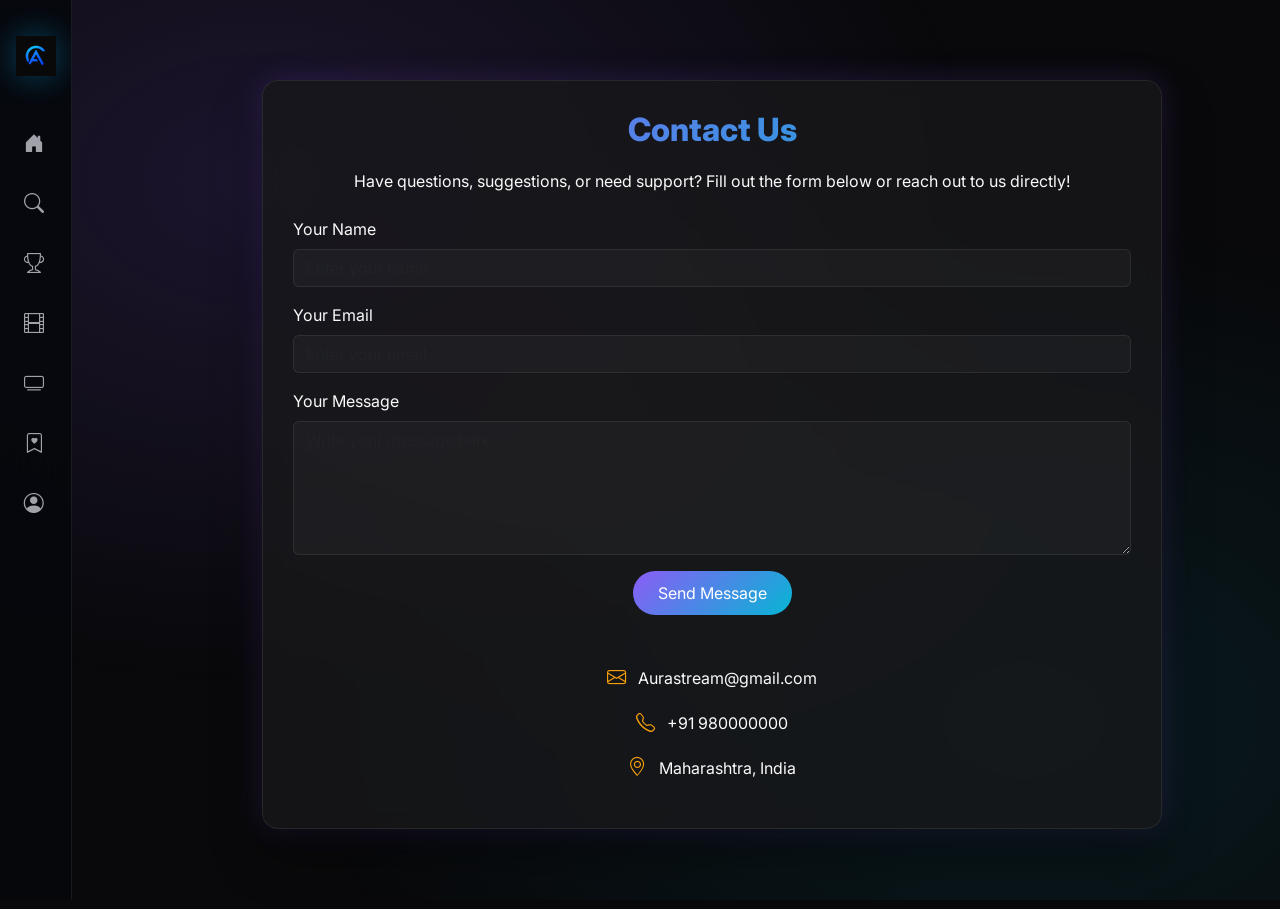
<file: contact.html>
<!DOCTYPE html>
<html lang="en">
<head>
  <meta charset="UTF-8" />
  <meta name="viewport" content="width=device-width, initial-scale=1.0"/>
  <title>Contact Us - Aura.stream</title>
  <link href="https://cdn.jsdelivr.net/npm/bootstrap@5.3.3/dist/css/bootstrap.min.css" rel="stylesheet"/>
  <link rel="stylesheet" href="https://cdn.jsdelivr.net/npm/bootstrap-icons@1.11.3/font/bootstrap-icons.css"/>
  <!-- Google Fonts -->
  <link href="https://fonts.googleapis.com/css2?family=Inter:wght@300;400;500;600;700;800&display=swap" rel="stylesheet">
  <link rel="stylesheet" href="css/sidebar.css?v=9">
  <link rel="stylesheet" href="css/footer.css?v=9">

    <style>
    :root {
      --primary: #8b5cf6;
      --primary-dark: #7c3aed;
      --secondary: #06b6d4;
      --accent: #f59e0b;
      --bg-dark: #09090b;
      --bg-card: rgba(24, 24, 27, 0.8);
      --bg-glass: rgba(255, 255, 255, 0.03);
      --border-color: rgba(255, 255, 255, 0.08);
      --text-primary: #fafafa;
      --text-secondary: #a1a1aa;
      --text-muted: #71717a;
      --gradient-1: linear-gradient(135deg, #8b5cf6 0%, #06b6d4 100%);
      --gradient-2: linear-gradient(135deg, #f59e0b 0%, #ef4444 100%);
      --gradient-3: linear-gradient(135deg, #ec4899 0%, #8b5cf6 100%);
      --shadow-glow: 0 0 60px rgba(139, 92, 246, 0.3);
    }

    * {
      margin: 0;
      padding: 0;
      box-sizing: border-box;
    }

    body {
      background-color: var(--bg-dark);
      font-family: 'Inter', 'Segoe UI', Tahoma, Geneva, Verdana, sans-serif;
      color: var(--text-primary);
      overflow-x: hidden;
    }

    body::before {
      content: '';
      position: fixed;
      top: 0;
      left: 0;
      width: 100%;
      height: 100%;
      background:
        radial-gradient(ellipse at 20% 20%, rgba(139, 92, 246, 0.15) 0%, transparent 50%),
        radial-gradient(ellipse at 80% 80%, rgba(6, 182, 212, 0.1) 0%, transparent 50%),
        radial-gradient(ellipse at 50% 50%, rgba(245, 158, 11, 0.05) 0%, transparent 50%);
      pointer-events: none;
      z-index: -1;
    }

    a {
      text-decoration: none;
      color: inherit;
    }
.main-content {
    }

    @media (max-width: 768px) {
.main-content {
      }
    }

    .contact-container {
      max-width: 900px;
      margin: 80px auto;
      background: var(--bg-card);
      border: 1px solid var(--border-color);
      padding: 30px;
      border-radius: 16px;
      box-shadow: 0 25px 50px rgba(0, 0, 0, 0.4), 0 0 30px rgba(139, 92, 246, 0.2);
      backdrop-filter: blur(10px);
    }

    .contact-heading {
      text-align: center;
      font-size: 2rem;
      font-weight: 800;
      margin-bottom: 20px;
      background: var(--gradient-1);
      -webkit-background-clip: text;
      -webkit-text-fill-color: transparent;
      background-clip: text;
    }

    .form-control {
      background: var(--bg-glass);
      color: var(--text-primary);
      border: 1px solid var(--border-color);
    }

    .form-control:focus {
      background: rgba(255, 255, 255, 0.06);
      color: var(--text-primary);
      border-color: var(--primary);
      box-shadow: none;
    }

    .btn-submit {
      background: var(--gradient-1);
      color: white;
      border: none;
      padding: 10px 25px;
      border-radius: 30px;
      transition: 0.3s;
    }

    .btn-submit:hover {
      transform: translateY(-2px);
      box-shadow: 0 12px 30px rgba(139, 92, 246, 0.35);
    }

    .contact-info {
      margin-top: 30px;
    }

    .contact-info i {
      font-size: 1.2rem;
      margin-right: 8px;
      color: var(--accent);
    }

    /* Modal */
    .modal-glass {
      background: rgba(18, 18, 18, 0.95);
      border-radius: 16px;
      box-shadow: 0 0 25px rgba(229, 9, 20, 0.5);
      backdrop-filter: blur(12px);
    }

    .modal-icon-wrapper {
      display: flex;
      justify-content: center;
      align-items: center;
    }

    .checkmark {
      width: 80px;
      height: 80px;
      border-radius: 50%;
      display: block;
      stroke-width: 2;
      stroke: #e50914;
      stroke-miterlimit: 10;
      box-shadow: 0 0 15px #e50914a8;
      animation: checkmark-scale 0.5s ease-in-out forwards;
    }

    .checkmark-circle {
      stroke-dasharray: 166;
      stroke-dashoffset: 166;
      stroke: #e50914;
      stroke-width: 2;
      fill: none;
      animation: circle-animate 0.6s ease-in-out forwards;
    }

    .checkmark-check {
      transform-origin: 50% 50%;
      stroke-dasharray: 48;
      stroke-dashoffset: 48;
      stroke: #e50914;
      stroke-width: 4;
      animation: check-animate 0.4s 0.6s ease-in-out forwards;
    }

    @keyframes checkmark-scale {
      0% {
        transform: scale(0.8);
        opacity: 0;
      }
      100% {
        transform: scale(1);
        opacity: 1;
      }
    }

    @keyframes circle-animate {
      to {
        stroke-dashoffset: 0;
      }
    }

    @keyframes check-animate {
      to {
        stroke-dashoffset: 0;
      }
    }
  </style>
  <link rel="stylesheet" href="css/mobile.css?v=6">
</head>
<body>

  <!-- Sidebar -->
<nav class="sidebar">
  <div class="logo">
    <a href="login.php">
      <img src="assets/logo.png" alt="Logo">
    </a>
  </div>
  <ul class="nav-links">
    <li><a href="index.php"><i class="bi bi-house-door-fill"></i> <span>Home</span></a></li>
    <li><a href="search.html"><i class="bi bi-search"></i> <span>Discover</span></a></li>
    <li><a href="genere.html?genre=top-rated"><i class="bi bi-trophy"></i> <span>Top Rated</span></a></li>
    <li><a href="movies.html"><i class="bi bi-film"></i> <span>Movies</span></a></li>
    <li><a href="webseries.html"><i class="bi bi-tv"></i> <span>Web Series</span></a></li>
    <li><a href="watchlater.html"><i class="bi bi-bookmark-heart"></i> <span>Watch Later</span></a></li>
    <li><a href="account.php"><i class="bi bi-person-circle"></i> <span>Login</span></a></li>
  </ul>
</nav>

  <main class="main-content">

  <!-- Contact Form -->
  <div class="container contact-container">
    <h2 class="contact-heading">Contact Us</h2>
    <p class="text-center mb-4">Have questions, suggestions, or need support? Fill out the form below or reach out to us directly!</p>

    <form>
      <div class="mb-3">
        <label for="name" class="form-label">Your Name</label>
        <input type="text" class="form-control" id="name" placeholder="Enter your name">
      </div>

      <div class="mb-3">
        <label for="email" class="form-label">Your Email</label>
        <input type="email" class="form-control" id="email" placeholder="Enter your email">
      </div>

      <div class="mb-3">
        <label for="message" class="form-label">Your Message</label>
        <textarea class="form-control" id="message" rows="5" placeholder="Write your message here..."></textarea>
      </div>

      <div class="text-center">
        <button type="submit" class="btn-submit">Send Message</button>
      </div>
    </form>

    <!-- Contact Info -->
    <div class="contact-info text-center mt-5">
      <p><i class="bi bi-envelope"></i> Aurastream@gmail.com</p>
      <p><i class="bi bi-telephone"></i> +91 980000000</p>
      <p><i class="bi bi-geo-alt"></i> Maharashtra, India</p>
    </div>
  </div>

  <!-- Thank You Modal -->
  <div class="modal fade" id="thankYouModal" tabindex="-1" aria-labelledby="thankYouModalLabel" aria-hidden="true">
    <div class="modal-dialog modal-dialog-centered">
      <div class="modal-content modal-glass text-white text-center p-4 border-0">
        <div class="modal-icon-wrapper mb-3">
          <svg class="checkmark" xmlns="http://www.w3.org/2000/svg" viewBox="0 0 52 52">
            <circle class="checkmark-circle" cx="26" cy="26" r="25" fill="none"/>
            <path class="checkmark-check" fill="none" d="M14 27l7 7 17-17"/>
          </svg>
        </div>
        <h4 class="fw-bold mb-2">Thank you for your message!</h4>
        <p class="mb-3">We appreciate your feedback and will get back to you soon.</p>
        <button type="button" class="btn btn-outline-light px-4 rounded-pill" data-bs-dismiss="modal">
          Close
        </button>
      </div>
    </div>
  </div>

  </main>

  <!-- JS: Validation and Modal Control -->
  <script>
    document.querySelector('form').addEventListener('submit', function (e) {
      e.preventDefault();

      const name = document.getElementById('name');
      const email = document.getElementById('email');
      const message = document.getElementById('message');
      let isValid = true;

      // Reset styles
      [name, email, message].forEach(field => {
        field.style.borderColor = '#333';
      });

      if (name.value.trim() === '') {
        name.style.borderColor = 'red';
        isValid = false;
      }

      if (email.value.trim() === '' || !validateEmail(email.value)) {
        email.style.borderColor = 'red';
        isValid = false;
      }

      if (message.value.trim() === '') {
        message.style.borderColor = 'red';
        isValid = false;
      }

      if (isValid) {
        const modal = new bootstrap.Modal(document.getElementById('thankYouModal'));
        modal.show();
        this.reset();
      } else {
        alert("Please fill out all the fields correctly.");
      }
    });

    function validateEmail(email) {
      const pattern = /^[^\s@]+@[^\s@]+\.[^\s@]+$/;
      return pattern.test(email.toLowerCase());
    }
  </script>

  <!-- Bootstrap JS -->
  <script src="https://cdn.jsdelivr.net/npm/bootstrap@5.3.3/dist/js/bootstrap.bundle.min.js"></script>

<nav class="mobile-bottom-nav" aria-label="Mobile navigation">
  <a href="index.php"><i class="bi bi-house-door-fill"></i><span>Home</span></a>
  <a href="search.html"><i class="bi bi-search"></i><span>Search</span></a>
  <a href="account.php"><i class="bi bi-person-circle"></i><span>Profile</span></a>
</nav>
</body>
</html>
</file>
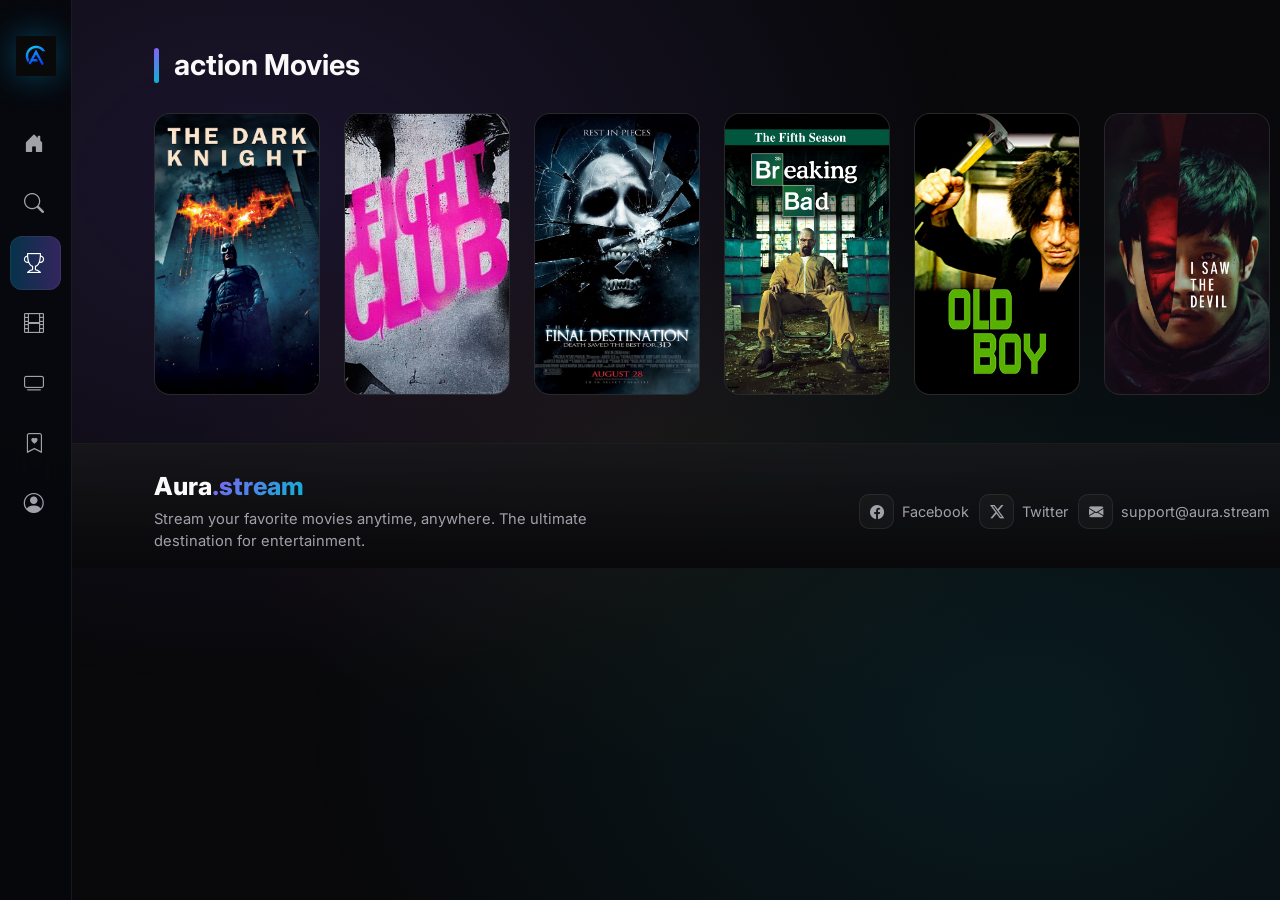
<file: genere.html>
<!DOCTYPE html>
<html lang="en">
<head>
  <meta charset="UTF-8" />
  <meta name="viewport" content="width=device-width, initial-scale=1" />
  <title>Genre - Aura.stream</title>

  <!-- Bootstrap -->
  <link href="https://cdn.jsdelivr.net/npm/bootstrap@5.3.3/dist/css/bootstrap.min.css" rel="stylesheet">
  <link href="https://cdn.jsdelivr.net/npm/bootstrap-icons@1.11.3/font/bootstrap-icons.css" rel="stylesheet" />
  <!-- Google Fonts -->
  <link href="https://fonts.googleapis.com/css2?family=Inter:wght@300;400;500;600;700;800&display=swap" rel="stylesheet">
  <link rel="stylesheet" href="css/sidebar.css?v=9">
  <link rel="stylesheet" href="css/footer.css?v=9">

  <style>
    :root {
      --primary: #8b5cf6;
      --primary-dark: #7c3aed;
      --secondary: #06b6d4;
      --accent: #f59e0b;
      --bg-dark: #09090b;
      --bg-card: rgba(24, 24, 27, 0.8);
      --bg-glass: rgba(255, 255, 255, 0.03);
      --border-color: rgba(255, 255, 255, 0.08);
      --text-primary: #fafafa;
      --text-secondary: #a1a1aa;
      --text-muted: #71717a;
      --gradient-1: linear-gradient(135deg, #8b5cf6 0%, #06b6d4 100%);
      --gradient-2: linear-gradient(135deg, #f59e0b 0%, #ef4444 100%);
      --gradient-3: linear-gradient(135deg, #ec4899 0%, #8b5cf6 100%);
      --shadow-glow: 0 0 60px rgba(139, 92, 246, 0.3);
    }

    * {
      margin: 0;
      padding: 0;
      box-sizing: border-box;
    }

    /* Custom Scrollbar */
    body {
      background-color: var(--bg-dark);
      font-family: 'Inter', 'Segoe UI', Tahoma, Geneva, Verdana, sans-serif;
      color: var(--text-primary);
      overflow-x: hidden;
    }

    /* Animated Background */
    body::before {
      content: '';
      position: fixed;
      top: 0;
      left: 0;
      width: 100%;
      height: 100%;
      background:
        radial-gradient(ellipse at 20% 20%, rgba(139, 92, 246, 0.15) 0%, transparent 50%),
        radial-gradient(ellipse at 80% 80%, rgba(6, 182, 212, 0.1) 0%, transparent 50%),
        radial-gradient(ellipse at 50% 50%, rgba(245, 158, 11, 0.05) 0%, transparent 50%);
      pointer-events: none;
      z-index: -1;
    }

    a {
      text-decoration: none;
      color: inherit;
    }
/* Main Content */
    .main-content {
    }

    @media (max-width: 768px) {
.main-content {
      }
    }

    /* Section Header */
    .section-heading {
      font-size: 1.8rem;
      font-weight: 700;
      display: flex;
      align-items: center;
      gap: 15px;
      color: var(--text-primary);
      margin-bottom: 30px;
    }

    .section-heading::before {
      content: '';
      width: 5px;
      height: 35px;
      background: var(--gradient-1);
      border-radius: 5px;
    }

    /* Movie Cards (match index.php) */
    .movie-card {
      position: relative;
      border-radius: 16px;
      overflow: hidden;
      background: var(--bg-card);
      border: 1px solid var(--border-color);
      transition: all 0.4s cubic-bezier(0.4, 0, 0.2, 1);
      cursor: pointer;
      height: 100%;
    }

    .movie-card::before {
      content: '';
      position: absolute;
      inset: -2px;
      background: var(--gradient-1);
      border-radius: 18px;
      opacity: 0;
      z-index: -1;
      transition: opacity 0.3s ease;
    }

    .movie-card:hover {
      transform: translateY(-10px) scale(1.02);
      box-shadow: 0 25px 50px rgba(0, 0, 0, 0.4), 0 0 40px rgba(139, 92, 246, 0.2);
      border-color: transparent;
    }

    .movie-card:hover::before {
      opacity: 1;
    }

    .movie-poster {
      position: relative;
      overflow: hidden;
    }

    .movie-poster img {
      width: 100%;
      height: 280px;
      object-fit: cover;
      transition: transform 0.5s ease;
    }

    .movie-card:hover .movie-poster img {
      transform: scale(1.1);
    }

    .movie-overlay {
      position: absolute;
      inset: 0;
      background: linear-gradient(transparent 50%, rgba(0, 0, 0, 0.9) 100%);
      display: flex;
      align-items: center;
      justify-content: center;
      opacity: 0;
      transition: opacity 0.3s ease;
    }

    .movie-card:hover .movie-overlay {
      opacity: 1;
    }

    .play-btn {
      width: 60px;
      height: 60px;
      border-radius: 50%;
      background: var(--gradient-1);
      display: flex;
      align-items: center;
      justify-content: center;
      font-size: 1.5rem;
      color: white;
      transform: scale(0);
      transition: transform 0.3s ease;
    }

    .movie-card:hover .play-btn {
      transform: scale(1);
    }

    .movie-duration {
      position: absolute;
      bottom: 10px;
      right: 10px;
      padding: 5px 10px;
      background: rgba(0, 0, 0, 0.8);
      border-radius: 6px;
      font-size: 0.75rem;
      color: white;
      opacity: 0;
      transition: opacity 0.3s ease;
    }

    .movie-card:hover .movie-duration {
      opacity: 1;
    }
    .movie-info {
      position: absolute;
      left: 0;
      right: 0;
      bottom: 0;
      padding: 14px 14px 12px;
      background: linear-gradient(180deg, rgba(0, 0, 0, 0) 0%, rgba(8, 8, 10, 0.88) 45%, rgba(8, 8, 10, 0.98) 100%);
      transform: translateY(100%);
      opacity: 0;
      transition: transform 0.32s ease, opacity 0.32s ease;
      backdrop-filter: blur(4px);
    }

    .movie-card:hover .movie-info {
      transform: translateY(0);
      opacity: 1;
    }

    
    @media (hover: none) {
      .movie-info {
        transform: translateY(0);
        opacity: 1;
      }
    }

    .movie-title {
      font-size: 0.95rem;
      font-weight: 600;
      color: var(--text-primary);
      margin-bottom: 6px;
      white-space: nowrap;
      overflow: hidden;
      text-overflow: ellipsis;
    }

    .movie-rating {
      display: flex;
      align-items: center;
      gap: 6px;
      font-size: 0.86rem;
    }

    .movie-rating i {
      color: var(--accent);
    }

    .movie-rating span {
      color: var(--text-secondary);
    }
.main-content,
    .content {
    }

    @media (max-width: 768px) {
.main-content,
      .content {
      }
    }\n  </style>
  <link rel="stylesheet" href="css/mobile.css?v=6">
</head>
<body>

<!-- Sidebar -->
<nav class="sidebar">
  <div class="logo">
    <a href="login.php">
      <img src="assets/logo.png" alt="Logo">
    </a>
  </div>
  <ul class="nav-links">
    <li><a href="index.php"><i class="bi bi-house-door-fill"></i> <span>Home</span></a></li>
    <li><a href="search.html"><i class="bi bi-search"></i> <span>Discover</span></a></li>
    <li><a href="genere.html?genre=top-rated" class="active"><i class="bi bi-trophy"></i> <span>Top Rated</span></a></li>
    <li><a href="movies.html"><i class="bi bi-film"></i> <span>Movies</span></a></li>
    <li><a href="webseries.html"><i class="bi bi-tv"></i> <span>Web Series</span></a></li>
    <li><a href="watchlater.html"><i class="bi bi-bookmark-heart"></i> <span>Watch Later</span></a></li>
    <li><a href="account.php"><i class="bi bi-person-circle"></i> <span>Login</span></a></li>
  </ul>
</nav>

<!-- Page Content -->
<main class="main-content">
  <!-- genre results -->
  <section>
    <div class="container my-5">
      <div class="row g-4 justify-content-center">
        <h3 id="genreTitle" class="section-heading">Genre</h3>
      </div>
      <div id="genreGrid" class="row g-4 justify-content-center"></div>
    </div>
  </section>

  <!-- Footer -->
  <footer>
  <div class="container">
    <div class="footer-compact">
      <div class="footer-brand">
        <h5>Aura<span>.stream</span></h5>
        <p>Stream your favorite movies anytime, anywhere. The ultimate destination for entertainment.</p>
      </div>
      <div class="social-links" aria-label="Social links">
        <a href="https://www.facebook.com/"><i class="bi bi-facebook"></i> Facebook</a>
        <a href="https://x.com/?lang=en"><i class="bi bi-twitter-x"></i> Twitter</a>
        <a href="https://mail.google.com/mail/u/0/"><i class="bi bi-envelope-fill"></i> support@aura.stream</a>
      </div>
    </div>
  </div>
</footer>
</main>

<!-- Scripts -->
<script src="https://cdn.jsdelivr.net/npm/bootstrap@5.3.3/dist/js/bootstrap.bundle.min.js"></script>
<script>
  const genreData = {
    action: [
      { title: "The Dark Knight", image: "Thumbnails/dark knight.jpg", duration: "2h 32min", rating: "4.8/5" },
      { title: "Fight Club", image: "Thumbnails/fightclub.jpg", duration: "2h 19min", rating: "4.7/5" },
      { title: "Final Destination", image: "Thumbnails/final.jpg", duration: "1h 38min", rating: "4.2/5" },
      { title: "Breaking Bad", image: "Thumbnails/breaking.jpg", duration: "5 Seasons", rating: "4.8/5" },
      { title: "Oldboy", image: "Thumbnails/oldboy.png", duration: "2h 0min", rating: "4.4/5" },
      { title: "I Saw the Devil", image: "Thumbnails/isaw.jpg", duration: "2h 21min", rating: "4.5/5" }
    ],
    adventure: [
      { title: "The Lord Of The Rings", image: "Thumbnails/lord of rings.jpg", duration: "3h 21min", rating: "5.0/5" },
      { title: "Inception", image: "Thumbnails/inception.jpg", duration: "2h 28min", rating: "4.8/5" },
      { title: "Shawshank Redemption", image: "Thumbnails/shawshank.jpg", duration: "2h 30min", rating: "4.9/5" },
      { title: "The Godfather", image: "Thumbnails/the godfather.png", duration: "2h 55min", rating: "4.8/5" },
      { title: "Whiplash", image: "Thumbnails/whiplash.jpg", duration: "1h 45min", rating: "4.5/5" },
      { title: "Se7en", image: "Thumbnails/seven.jpg", duration: "2h 7min", rating: "4.4/5" }
    ],
    comedy: [
      { title: "500 Days of Summer", image: "Thumbnails/500days.jpg", duration: "1h 35min", rating: "3.9/5" },
      { title: "Eternal Sunshine", image: "Thumbnails/eternal.jfif", duration: "1h 48min", rating: "4.7/5" },
      { title: "Rom-Com Picks", image: "Thumbnails/romcom.webp", duration: "1h 50min", rating: "4.0/5" },
      { title: "Stranger Things", image: "Thumbnails/sci-fi.jpg", duration: "4 Seasons", rating: "4.6/5" },
      { title: "You", image: "Thumbnails/you.jpg", duration: "4 Seasons", rating: "4.1/5" },
      { title: "Dexter", image: "Thumbnails/dexter.jpg", duration: "8 Seasons", rating: "4.3/5" }
    ],
    "sci-fi": [
      { title: "Inception", image: "Thumbnails/inception.jpg", duration: "2h 28min", rating: "4.8/5" },
      { title: "Stranger Things", image: "Thumbnails/sci-fi.jpg", duration: "4 Seasons", rating: "4.6/5" },
      { title: "Memory", image: "Thumbnails/memory.jpg", duration: "1h 53min", rating: "4.1/5" },
      { title: "Anayam", image: "Thumbnails/anayam.jpg", duration: "2h 10min", rating: "4.0/5" },
      { title: "Fight Club", image: "Thumbnails/fightclub.jpg", duration: "2h 19min", rating: "4.7/5" },
      { title: "Se7en", image: "Thumbnails/seven.jpg", duration: "2h 7min", rating: "4.4/5" }
    ],
    "rom-com": [
      { title: "500 Days of Summer", image: "Thumbnails/500days.jpg", duration: "1h 35min", rating: "3.9/5" },
      { title: "Eternal Sunshine", image: "Thumbnails/eternal.jfif", duration: "1h 48min", rating: "4.7/5" },
      { title: "Rom-Com Picks", image: "Thumbnails/romcom.webp", duration: "1h 50min", rating: "4.0/5" },
      { title: "Whiplash", image: "Thumbnails/whiplash.jpg", duration: "1h 45min", rating: "4.5/5" },
      { title: "The Godfather", image: "Thumbnails/the godfather.png", duration: "2h 55min", rating: "4.8/5" },
      { title: "Shawshank Redemption", image: "Thumbnails/shawshank.jpg", duration: "2h 30min", rating: "4.9/5" }
    ],
    psychological: [
      { title: "American Psycho", image: "Thumbnails/psycho.jpg", duration: "1h 42min", rating: "4.3/5" },
      { title: "Se7en", image: "Thumbnails/seven.jpg", duration: "2h 7min", rating: "4.4/5" },
      { title: "Fight Club", image: "Thumbnails/fightclub.jpg", duration: "2h 19min", rating: "4.7/5" },
      { title: "Oldboy", image: "Thumbnails/oldboy.png", duration: "2h 0min", rating: "4.4/5" },
      { title: "Dexter", image: "Thumbnails/dexter.jpg", duration: "8 Seasons", rating: "4.3/5" },
      { title: "You", image: "Thumbnails/you.jpg", duration: "4 Seasons", rating: "4.1/5" }
    ],
    "top-rated": [
      { title: "The Shawshank Redemption", image: "Thumbnails/shawshank.jpg", duration: "2h 30min", rating: "4.9/5" },
      { title: "The Godfather", image: "Thumbnails/the godfather.png", duration: "2h 55min", rating: "4.8/5" },
      { title: "The Dark Knight", image: "Thumbnails/dark knight.jpg", duration: "2h 32min", rating: "4.8/5" },
      { title: "The Lord Of The Rings", image: "Thumbnails/lord of rings.jpg", duration: "3h 21min", rating: "5.0/5" },
      { title: "Se7en", image: "Thumbnails/seven.jpg", duration: "2h 7min", rating: "4.4/5" },
      { title: "Whiplash", image: "Thumbnails/whiplash.jpg", duration: "1h 45min", rating: "4.5/5" }
    ],
    "new-releases": [
      { title: "Eternal Sunshine of the Spotless Mind", image: "Thumbnails/eternal.jfif", duration: "1h 48min", rating: "4.7/5" },
      { title: "Stranger Things", image: "Thumbnails/sci-fi.jpg", duration: "4 Seasons", rating: "4.6/5" },
      { title: "Inception", image: "Thumbnails/inception.jpg", duration: "2h 28min", rating: "4.8/5" },
      { title: "500 Days of Summer", image: "Thumbnails/500days.jpg", duration: "1h 35min", rating: "3.9/5" },
      { title: "Oldboy", image: "Thumbnails/oldboy.png", duration: "2h 0min", rating: "4.4/5" },
      { title: "I Saw the Devil", image: "Thumbnails/isaw.jpg", duration: "2h 21min", rating: "4.5/5" }
    ],
    trending: [
      { title: "Final Destination", image: "Thumbnails/final.jpg", duration: "1h 38min", rating: "4.2/5" },
      { title: "Game Of Thrones", image: "Thumbnails/got.jpg", duration: "8 Seasons", rating: "4.9/5" },
      { title: "Sopranos", image: "Thumbnails/sopranos.jpg", duration: "6 Seasons", rating: "4.6/5" },
      { title: "Breaking Bad", image: "Thumbnails/breaking.jpg", duration: "5 Seasons", rating: "4.8/5" },
      { title: "Dexter", image: "Thumbnails/dexter.jpg", duration: "8 Seasons", rating: "4.3/5" },
      { title: "You", image: "Thumbnails/you.jpg", duration: "4 Seasons", rating: "4.1/5" }
    ]
  };

  const params = new URLSearchParams(window.location.search);
  const rawGenre = (params.get("genre") || "action").toLowerCase();
  const genreKey = rawGenre.replace(/\s+/g, "-");
  const genreTitle = rawGenre.replace(/(^|\\s|-)\\S/g, (m) => m.toUpperCase());
  const items = genreData[genreKey] || genreData.action;

  document.title = `${genreTitle} Movies - Aura.stream`;
  const titleEl = document.getElementById("genreTitle");
  titleEl.textContent = `${genreTitle} Movies`;

  const grid = document.getElementById("genreGrid");
  const API_URL = "api_movies.php";
  const DEFAULT_POSTER = "Movies/fightclub.jpg";
  const WEB_SERIES_POSTERS = new Set(["breaking.jpg", "dexter.jpg", "got.jpg", "lord of rings.jpg", "sopranos.jpg", "you.jpg"]);
  const GENERE_POSTERS = new Set(["action.jpg", "adventure.webp", "comedy.jpg", "psycho.jpg", "romcom.webp", "sci-fi.jpg"]);

  function resolvePosterPath(posterPath) {
    const raw = (posterPath || "").toString().trim().replace(/\\/g, "/");
    if (!raw) return DEFAULT_POSTER;
    const lower = raw.toLowerCase();
    if (lower.startsWith("http://") || lower.startsWith("https://") || lower.startsWith("data:")) {
      return raw;
    }
    if (!lower.startsWith("thumbnails/")) {
      return raw;
    }
    const filename = raw.split("/").pop();
    const fileKey = (filename || "").toLowerCase();
    if (!filename) return DEFAULT_POSTER;
    if (WEB_SERIES_POSTERS.has(fileKey)) return `WebSeries/${filename}`;
    if (GENERE_POSTERS.has(fileKey)) return `Genere/${filename}`;
    return `Movies/${filename}`;
  }

  function buildPlayerUrl({ title, tmdbId, mediaType, season, episode } = {}) {
    const cleanTmdb = (tmdbId || "").toString().trim();
    const type = (mediaType || "movie").toString().trim().toLowerCase();
    if (cleanTmdb) {
      const params = new URLSearchParams();
      params.set("tmdbId", cleanTmdb);
      params.set("type", type === "tv" ? "tv" : "movie");
      if (title) params.set("title", title);
      if (type === "tv") {
        if (season) params.set("season", season);
        if (episode) params.set("episode", episode);
        if (!params.has("episodeSelector")) params.set("episodeSelector", "true");
        if (!params.has("nextEpisode")) params.set("nextEpisode", "true");
      }
      return `player.html?${params.toString()}`;
    }
    if (title) {
      return `player.html?title=${encodeURIComponent(title)}`;
    }
    return "player.html";
  }

  async function fetchApiMovies() {
    try {
      const res = await fetch(`${API_URL}?action=list`);
      if (!res.ok) throw new Error(`HTTP ${res.status}`);
      const data = await res.json();
      return data.movies || [];
    } catch (err) {
      return [];
    }
  }

  function normalizeTitle(value) {
    return (value || "").trim().toLowerCase();
  }

  async function renderGenreGrid() {
    const apiMovies = await fetchApiMovies();
    const apiMap = new Map(apiMovies.map(m => [normalizeTitle(m.title), m]));
    const merged = items.map(item => {
      const match = apiMap.get(normalizeTitle(item.title));
      return match ? { ...item, ...match } : item;
    });

    grid.innerHTML = merged.map(item => {
      const tmdbId = item.tmdb_id || item.tmdbId || "";
      const mediaType = item.media_type || item.mediaType || "movie";
      const season = item.season || "";
      const episode = item.episode || "";
      const href = buildPlayerUrl({
        title: item.title,
        tmdbId,
        mediaType,
        season,
        episode
      });
      const poster = resolvePosterPath(item.poster || item.image || DEFAULT_POSTER);
      const duration = item.duration || "";
      const rating = item.rating_score || item.ratingScore || item.rating || "4.0";
      return `
        <div class="col-6 col-md-2">
          <a href="${href}" class="text-decoration-none" data-tmdb-id="${tmdbId}" data-media-type="${mediaType}" data-season="${season}" data-episode="${episode}">
            <div class="movie-card">
              <div class="movie-poster">
                <img src="${poster}" alt="${item.title}" onerror="this.onerror=null;this.src='Movies/fightclub.jpg';">
                <div class="movie-overlay">
                  <div class="play-btn"><i class="bi bi-play-fill"></i></div>
                </div>
                <div class="movie-duration">${duration}</div>
              </div>
              <div class="movie-info">
                <h5 class="movie-title">${item.title}</h5>
                <div class="movie-rating">
                  <i class="bi bi-star-fill"></i>
                  <span>${rating}/5</span>
                </div>
              </div>
            </div>
          </a>
        </div>
      `;
    }).join("");
  }

  renderGenreGrid();
</script>

<nav class="mobile-bottom-nav" aria-label="Mobile navigation">
  <a href="index.php"><i class="bi bi-house-door-fill"></i><span>Home</span></a>
  <a href="search.html"><i class="bi bi-search"></i><span>Search</span></a>
  <a href="account.php"><i class="bi bi-person-circle"></i><span>Profile</span></a>
</nav>
</body>
</html>
</file>
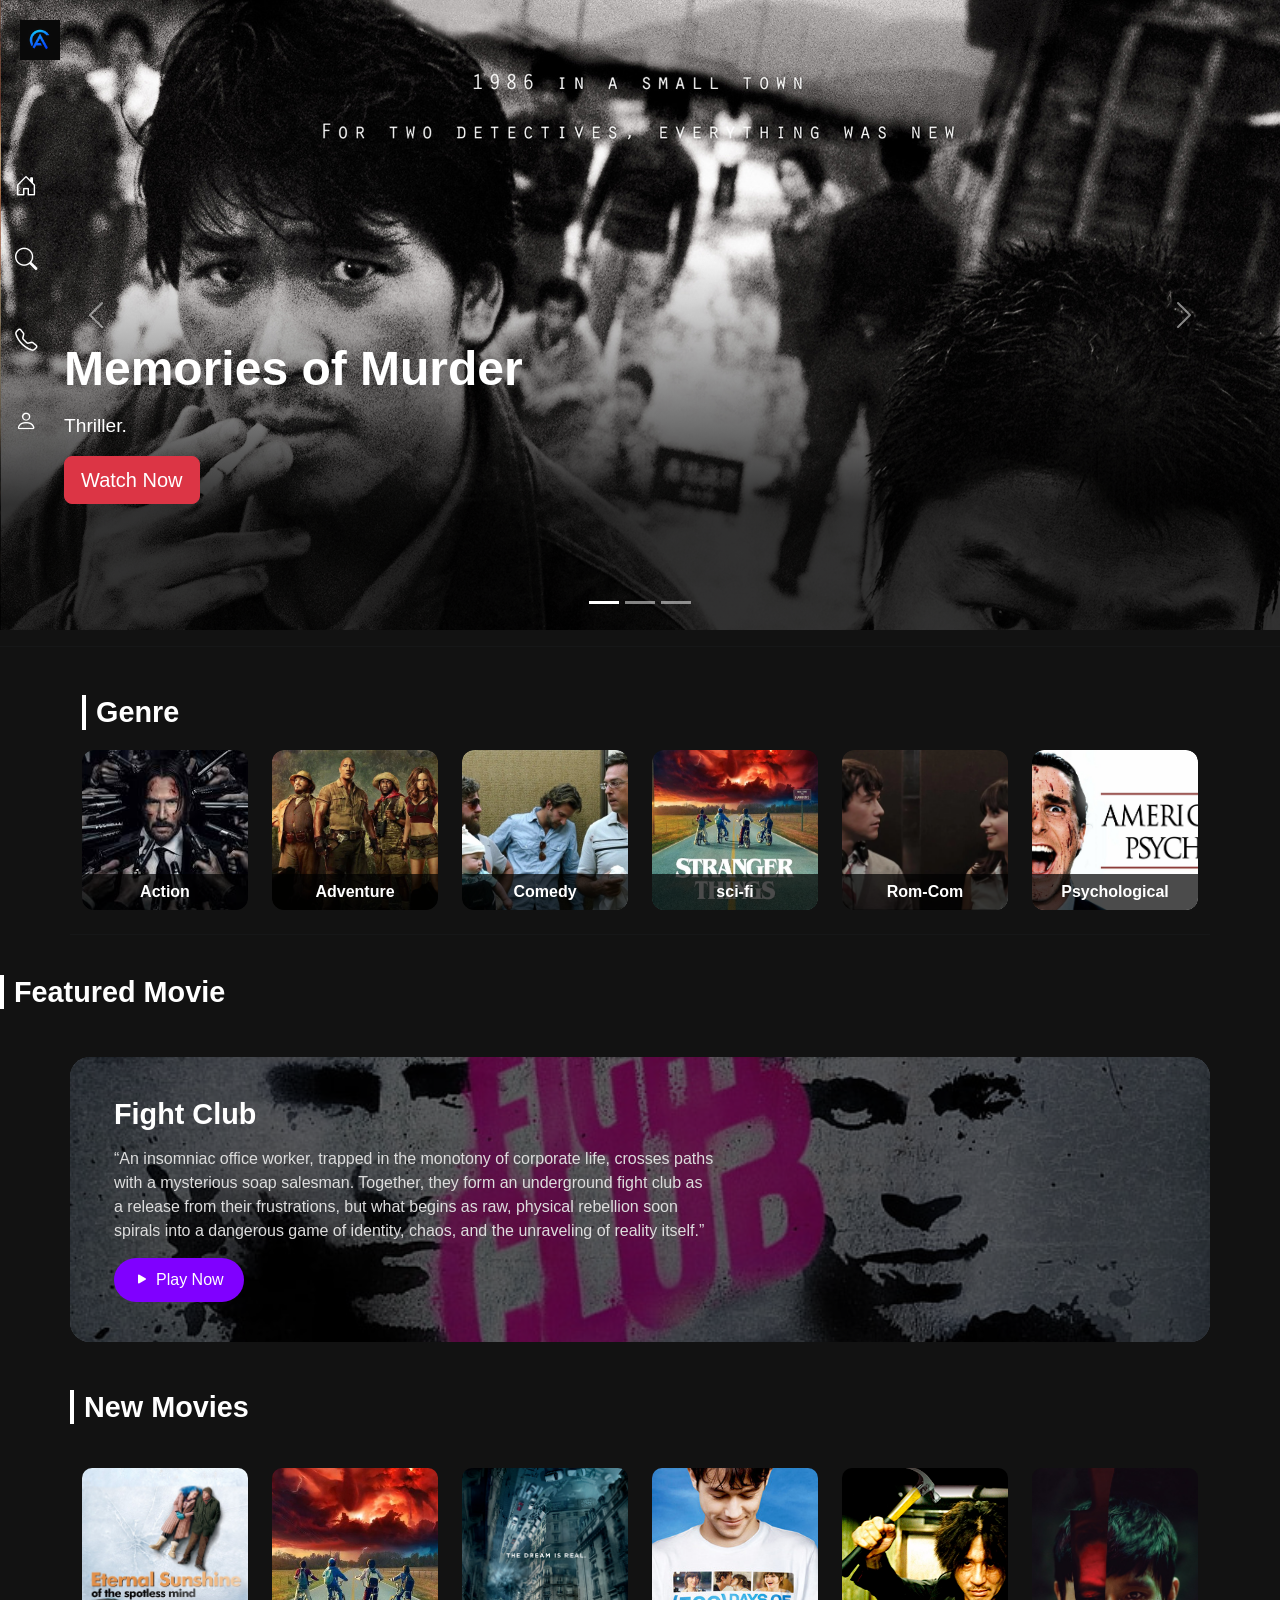
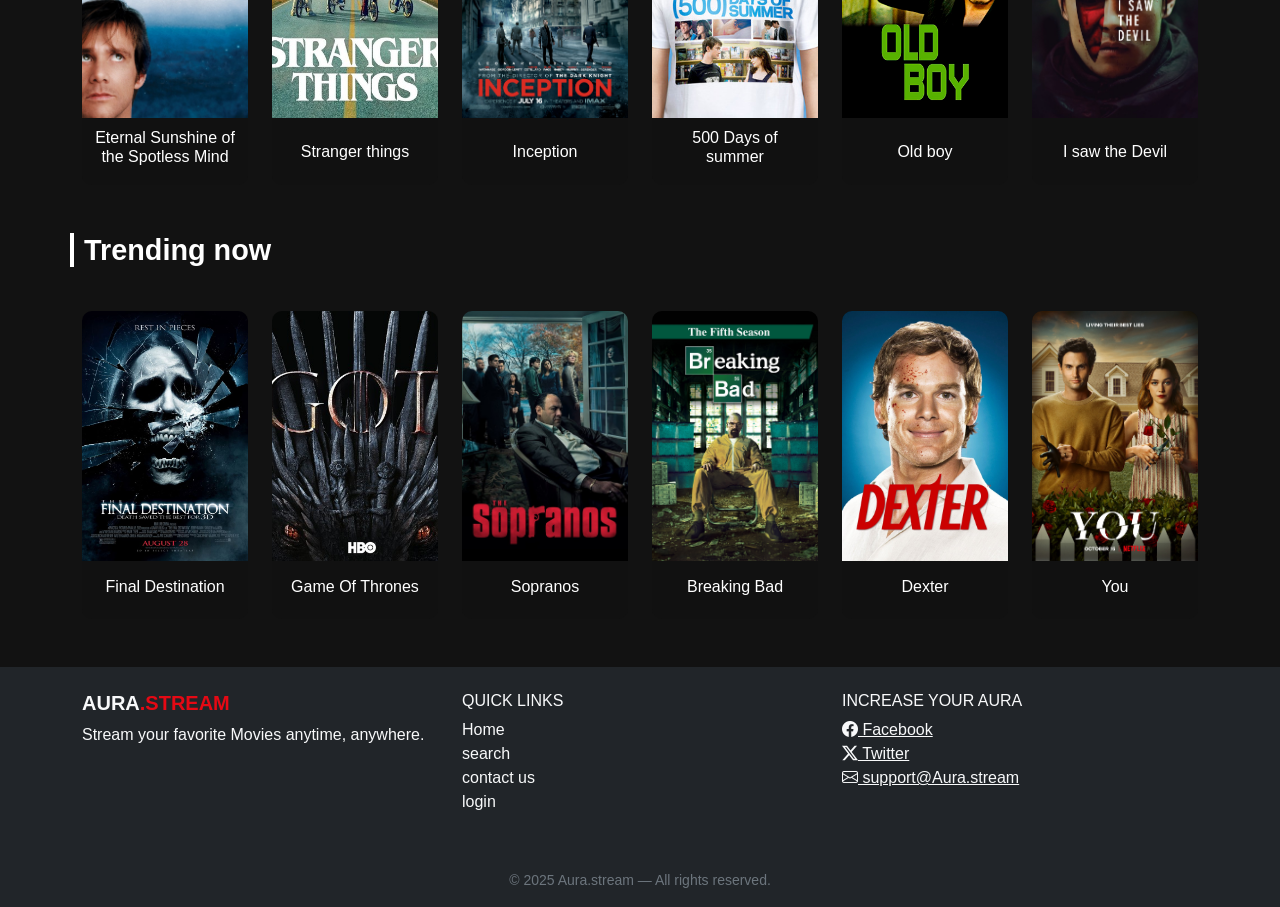
<file: indexx.html>
<!DOCTYPE html>
<html lang="en">
<head>
  <meta charset="UTF-8" />
  <meta name="viewport" content="width=device-width, initial-scale=1" />
  <title>Aura.stream</title>

  <!-- Bootstrap CSS -->
  <link href="https://cdn.jsdelivr.net/npm/bootstrap@5.3.3/dist/css/bootstrap.min.css" rel="stylesheet" />
  <style>
    body {
       background-color: #121212;      
      font-family: 'Segoe UI', Tahoma, Geneva, Verdana, sans-serif;
    }

    /* Sidebar container */
.sidebar {
  position: fixed;
  top: 0;
  left: 0;
  height: 100vh;
  width: 80px; /* collapsed width */
  background-color: transparent; /* make transparent */
  padding: 20px 0;
  transition: width 0.3s ease, background-color 0.3s ease;
  z-index: 1000;
  overflow: hidden;
}

/* Expand on hover */
.sidebar:hover {
  width: 220px;
  background-color: rgba(12, 12, 12, 0.85); /* dark bg appears only on hover */
  backdrop-filter: blur(10px); /* frosted glass effect */
}

/* Logo */
.sidebar .logo {
  text-align: center;
  margin-bottom: 100px;
}
.sidebar .logo img {
  width: 40px;
  transition: width 0.3s;
}
.sidebar:hover .logo img {
  width: 120px;
}

/* Navigation Links */
.sidebar .nav-links {
  list-style: none;
  padding: 0;
  margin: 0;
}
.sidebar .nav-links li {
  margin: 20px 0;
}
.sidebar .nav-links a {
  display: flex;
  align-items: center;
  color: #fff;
  padding: 10px 15px;
  text-decoration: none;
  font-size: 1rem;
  transition: background 0.3s ease;
}

/* Icon style */
.sidebar .nav-links a i {
  font-size: 1.4rem;
  margin-right: 15px;
}

/* Hide text when collapsed */
.sidebar .nav-links a span {
  opacity: 0;
  transition: opacity 0.3s ease;
}
.sidebar:hover .nav-links a span {
  opacity: 1;
}

/* Hover effect on items */
.sidebar .nav-links a:hover {
  background-color: rgba(26, 26, 26, 0.7);
  border-radius: 6px;
}


    /* Make carousel full viewport */
#animeHeroCarousel .carousel-item {
  height: 70vh;
  background-size: cover;
  background-position: center;
  position: relative;
  animation: zoomEffect 6s ease-in-out infinite;
  
}

/* Fade + Zoom Animation */
@keyframes zoomEffect {
  0% { transform: scale(1); }
  100% { transform: scale(1.05); }
}

/* Dark gradient overlay for text readability */
.dark-gradient {
  position: absolute;
  bottom: 0;
  left: 0;
  width: 100%;
  height: 100%;
  background: linear-gradient(to top, rgba(0,0,0,0.8) 20%, rgba(0,0,0,0) 60%);
}

/* Text Overlay */
.carousel-overlay {
  position: absolute;
  bottom: 20%;
  left: 5%;
  max-width: 40%;
  color: white;
}

.carousel-title {
  font-size: 3rem;
  font-weight: bold;
}

.carousel-desc {
  font-size: 1.2rem;
  margin: 15px 0;
}

.carousel-control-prev-icon,
.carousel-control-next-icon {
  background-size: 100%, 100%;
}

.carousel-indicators [data-bs-target] {
  background-color: white;
}


.genre-card {
  position: relative;
  overflow: hidden;
  border-radius: 12px;
  transition: transform 0.4s ease, box-shadow 0.4s ease;
  cursor: pointer;
}

.genre-card:hover {
  transform: scale(1.05);
  box-shadow: 0 8px 16px rgba(255, 0, 0, 0.3);
}

.genre-img {
  width: 100%;
  height: 160px;
  object-fit: cover;
  border-radius: 12px;
}

.genre-label {
  position: absolute;
  bottom: 0;
  width: 100%;
  padding: 6px 0;
  background: rgba(0, 0, 0, 0.7);
  color: #fff;
  font-weight: bold;
  text-align: center;
  border-radius: 0 0 12px 12px;
}

.genre-link {
  text-decoration: none;
}


.anime-card {
  background: #111;
  color: #fff;
  border-radius: 10px;
  overflow: hidden;
  transition: transform 0.3s ease;
  display: flex;
  flex-direction: column;
  justify-content: space-between;
  height: 100%;
}

.anime-card:hover {
  transform: scale(1.05);
}

.anime-thumb {
  width: 100%;
  height: 250px;
  overflow: hidden;
  position: relative;
}

.anime-thumb img {
  width: 100%;
  height: 100%;
  object-fit: cover;
  display: block;
}

.anime-overlay {
  position: absolute;
  bottom: 0;
  width: 100%;
  background: rgba(255, 0, 0, 0.8);
  text-align: center;
  padding: 5px;
  opacity: 0;
  transition: opacity 0.3s ease;
}

.anime-card:hover .anime-overlay {
  opacity: 1;
}

.anime-title {
  text-align: center;
  padding: 10px;
  font-size: 1rem;
  min-height: 50px;
  display: flex;
  align-items: center;
  justify-content: center;
}


 .section-heading {
  color: #fff;
  font-size: 1.8rem;
  font-weight: bold;
  margin-bottom: 20px;
  position: relative;
  padding-left: 10px;
  border-left: 4px solid white;
  font-family: 'Segoe UI', sans-serif;
}


.featured-anime {
  background-image: url('fightclub.jpg'); /* background image */
  background-size: cover;
  background-position: center;
  border-radius: 20px;
  overflow: hidden;
  position: relative;
  padding: 40px 20px;
}

.featured-anime::before {
  content: '';
  position: absolute;
  inset: 0;
  background: rgba(0, 0, 0, 0.6); /* dark overlay */
  z-index: 0;
}

.featured-card {
  position: relative;
  z-index: 1;
  display: flex;
  align-items: center;
  justify-content: space-between;
}

.poster img {
  width: 150px;
  border-radius: 20px;
}

.title {
  font-size: 1.8rem;
}

.description {
  margin: 15px 0;
  font-size: 1rem;
  color: #ddd;
  max-width: 600px;
}

.btn-purple {
  background: #8000ff;
  color: white;
  border: none;
  padding: 10px 20px;
  font-weight: 500;
  border-radius: 30px;
  text-decoration: none;
  display: inline-flex;
  align-items: center;
  gap: 6px;
  transition: background 0.3s ease;
}

.btn-purple:hover {
  background: #a64dff;
}

@media (max-width: 767px) {
  .poster {
    margin-bottom: 20px;
  }

  .poster img {
    width: 120px;
  }

  .title {
    font-size: 1.4rem;
  }
}

  </style>
</head>
<body>



<script src="https://cdn.jsdelivr.net/npm/bootstrap@5.3.3/dist/js/bootstrap.bundle.min.js"></script>

<!-- Sidebar Navbar -->
<nav class="sidebar">
  <div class="logo">
    <a href="login.html">
    <img src="Geometric Blue _A_ Logo Design.png"  alt="Logo">
    </a>
  </div>
  <ul class="nav-links">
    <li><a href="indexx.html"><i class="bi bi-house-door"></i> <span>Home</span></a></li>
    <li><a href="search.html"><i class="bi bi-search"></i> <span>Search</span></a></li>
    <li><a href="contact.html"><i class="bi bi-telephone"></i> <span>contact us</span></a></li>
    <li><a href="login.html"><i class="bi bi-person"></i> <span>login</span></a></li>
  </ul>
</nav>

<!-- Bootstrap Icons CDN -->
<link rel="stylesheet" href="https://cdn.jsdelivr.net/npm/bootstrap-icons@1.11.3/font/bootstrap-icons.css">

<!-- Anime Hero Carousel -->
<div id="animeHeroCarousel" class="carousel slide carousel-fade" data-bs-ride="carousel" data-bs-interval="4000">
  <!-- Carousel Indicators -->
  <div class="carousel-indicators">
    <button type="button" data-bs-target="#animeHeroCarousel" data-bs-slide-to="0" class="active"></button>
    <button type="button" data-bs-target="#animeHeroCarousel" data-bs-slide-to="1"></button>
    <button type="button" data-bs-target="#animeHeroCarousel" data-bs-slide-to="2"></button>
    
  </div>

  <!-- Carousel Inner -->
  <div class="carousel-inner">
    <!-- Slide 1 -->
    <div class="carousel-item active" style="background-image: url('memory.jpg');">
      <div class="dark-gradient"></div>
      <div class="carousel-overlay">
        <h2 class="carousel-title">Memories of Murder</h2>
        <p class="carousel-desc">Thriller.</p>
        <a href="player.html" class="btn btn-danger btn-lg">Watch Now</a>
      </div>
    </div>

    <!-- Slide 2 -->
    <div class="carousel-item" style="background-image: url('fightclub.jpg');">
      <div class="dark-gradient"></div>
      <div class="carousel-overlay">
        <h2 class="carousel-title">Fight club</h2>
        <p class="carousel-desc">Psychological</p>
        <a href="player.html" class="btn btn-danger btn-lg">Watch Now</a>
      </div>
    </div>

    <!-- Slide 3 -->
    <div class="carousel-item" style="background-image: url('anayam.jpg');">
      <div class="dark-gradient"></div>
      <div class="carousel-overlay">
        <h2 class="carousel-title">Anayam Rasoolam</h2>
        <p class="carousel-desc">Romance</p>
        <a href="player.html" class="btn btn-danger btn-lg">Watch Now</a>
      </div>
    </div>
  </div>

  
  <!-- Controls -->
  <button class="carousel-control-prev" type="button" data-bs-target="#animeHeroCarousel" data-bs-slide="prev">
    <span class="carousel-control-prev-icon"></span>
  </button>
  <button class="carousel-control-next" type="button" data-bs-target="#animeHeroCarousel" data-bs-slide="next">
    <span class="carousel-control-next-icon"></span>
  </button>
</div>


<hr>
<!-- Genre Grid Section -->
<section class="container mt-5">
<h3 class="section-heading"> Genre</h3>

  <div class="row g-4">

    <!-- Genre Card -->
    <div class="col-6 col-md-2">
      <a href="genre-action.html" class="genre-link">
        <div class="genre-card">
          <img src="action.jpg" alt="Action" class="genre-img">
          <div class="genre-label">Action</div>
        </div>
      </a>
    </div>

    <div class="col-6 col-md-2">
      <a href="genre-adventure.html" class="genre-link">
        <div class="genre-card">
          <img src="adventure.webp" alt="Adventure" class="genre-img">
          <div class="genre-label">Adventure</div>
        </div>
      </a>
    </div>

    <div class="col-6 col-md-2">
      <a href="genre-comedy.html" class="genre-link">
        <div class="genre-card">
          <img src="comedy.jpg" alt="Comedy" class="genre-img">
          <div class="genre-label">Comedy</div>
        </div>
      </a>
    </div>

    <div class="col-6 col-md-2">
      <a href="genre-drama.html" class="genre-link">
        <div class="genre-card">
          <img src="sci-fi.jpg" alt="sci-fi" class="genre-img">
          <div class="genre-label">sci-fi</div>
        </div>
      </a>
    </div>

   
    <div class="col-6 col-md-2">
      <a href="genre-drama.html" class="genre-link">
        <div class="genre-card">
          <img src="romcom.webp" alt="Rom-com" class="genre-img">
          <div class="genre-label">Rom-Com</div>
        </div>
      </a>
    </div>

    <div class="col-6 col-md-2">
      <a href="genre-drama.html" class="genre-link">
        <div class="genre-card">
          <img src="psycho.jpg" alt="Drama" class="genre-img">
          <div class="genre-label">Psychological</div>
        </div>
      </a>
    </div>

    <hr>
</section>

<section>
<!-- featured Movie section-->
<br>

  <h3 class="section-heading"> Featured Movie</h3>
<div class="featured-anime container my-5">
  <div class="featured-card d-flex flex-column flex-md-row align-items-center">
    <div class="info text-white ms-md-4 text-center text-md-start">
      <h2 class="title fw-bold">Fight Club</h2>
      <p class="description">
       “An insomniac office worker, trapped in the monotony of corporate life, 
       crosses paths with a mysterious soap salesman. Together, they form an underground fight club as a release from 
       their frustrations, but what begins as raw, 
       physical rebellion soon spirals into a dangerous game of identity, chaos, and the unraveling of reality itself.”
      </p>
      <a href="player.html" class="btn btn-purple">
        <i class="bi bi-play-fill"></i> Play Now
      </a>
    </div>
  </div>
</div>
</section>


<!-- new movie cards section-->
 <section>
  
  <div class="container my-5">
  <div class="row g-4 justify-content-center">
    <h3 class="section-heading"> New Movies</h3>
    <!-- Card 1 -->
    <div class="col-6 col-md-2">
      <div class="anime-card">
        <div class="anime-thumb">
          <img src="eternal.jpg" alt="Jujutsu Kaisen">
          <div class="anime-overlay"><p>2h 30min</p></div>
        </div>
        <h5 class="anime-title">Eternal Sunshine of the Spotless Mind </h5>
      </div>
    </div>

    <!-- Card 2 -->
    <div class="col-6 col-md-2">
      <div class="anime-card">
        <div class="anime-thumb">
          <img src="sci-fi.jpg" alt="Chainsaw Man">
          <div class="anime-overlay"><p>2h 30min</p></div>
        </div>
        <h5 class="anime-title">Stranger things</h5>
      </div>
    </div>

    <!-- Card 3 -->
    <div class="col-6 col-md-2">
      <div class="anime-card">
        <div class="anime-thumb">
          <img src="inception.jpg" alt="Tokyo Revengers">
          <div class="anime-overlay"><p>2h 12min</p></div>
        </div>
        <h5 class="anime-title">Inception</h5>
      </div>
    </div>

    <!-- Card 4 -->
    <div class="col-6 col-md-2">
      <div class="anime-card">
        <div class="anime-thumb">
          <img src="500days.jpg" alt="Demon Slayer">
          <div class="anime-overlay"><p>2h 32min</p></div>
        </div>
        <h5 class="anime-title">500 Days of summer</h5>
      </div>
    </div>

    <!-- Card 5 -->
    <div class="col-6 col-md-2">
      <div class="anime-card">
        <div class="anime-thumb">
          <img src="oldboy.png" alt="Attack on Titan">
          <div class="anime-overlay"><p>2h 1min</p></div>
        </div>
        <h5 class="anime-title">Old boy</h5>
      </div>
    </div>

    <!-- Card 6 -->
    <div class="col-6 col-md-2">
      <div class="anime-card">
        <div class="anime-thumb">
          <img src="isaw.jpg" alt="Naruto">
          <div class="anime-overlay"><p>1h 45min</p></div>
        </div>
        <h5 class="anime-title">I saw the Devil</h5>
      </div>
    </div>

  </div>
</div>
</section>

 <section>

<div class="container my-5">
  <div class="row g-4 justify-content-center">
    <h3 class="section-heading"> Trending now</h3>
    <!-- Card 1 -->
    <div class="col-6 col-md-2">
      <div class="anime-card">
        <div class="anime-thumb">
          <img src="final.jpg" alt="final destination">
          <div class="anime-overlay"><p>2h 3min</p></div>
        </div>
        <h5 class="anime-title">Final Destination</h5>
      </div>
    </div>

    <!-- Card 2 -->
    <div class="col-6 col-md-2">
      <div class="anime-card">
        <div class="anime-thumb">
          <img src="got.jpg" alt="game of thrones">
          <div class="anime-overlay"><p>2h 32min</p></div>
        </div>
        <h5 class="anime-title">Game Of Thrones</h5>
      </div>
    </div>

    <!-- Card 3 -->
    <div class="col-6 col-md-2">
      <div class="anime-card">
        <div class="anime-thumb">
          <img src="sopranos.jpg" alt="sopranos">
          <div class="anime-overlay"><p>2h 1min</p></div>
        </div>
        <h5 class="anime-title">Sopranos</h5>
      </div>
    </div>

    <!-- Card 4 -->
    <div class="col-6 col-md-2">
      <div class="anime-card">
        <div class="anime-thumb">
          <img src="breaking.jpg" alt="breaking bad">
          <div class="anime-overlay"><p>2h 3min</p></div>
        </div>
        <h5 class="anime-title">Breaking Bad</h5>
      </div>
    </div>

    <!-- Card 5 -->
    <div class="col-6 col-md-2">
      <div class="anime-card">
        <div class="anime-thumb">
          <img src="dexter.jpg" alt="dexter">
          <div class="anime-overlay"><p>2h </p></div>
        </div>
        <h5 class="anime-title">Dexter</h5>
      </div>
    </div>

    <!-- Card 6 -->
    <div class="col-6 col-md-2">
      <div class="anime-card">
        <div class="anime-thumb">
          <img src="you.jpg" alt="you">
          <div class="anime-overlay"><p>2h 35min</p></div>
        </div>
        <h5 class="anime-title">You</h5>
      </div>
    </div>

  </div>
</div>
</section>

<!-- Footer -->
<footer class="bg-dark text-light pt-4 pb-3 mt-5">
  <div class="container text-center text-md-start">
    <div class="row">

      <!-- Branding -->
      <div class="col-md-4 mb-3">
        <h5 class="text-uppercase fw-bold">
          Aura<span style="color:#e50914;">.stream</span>
        </h5>
        <p>Stream your favorite Movies anytime, anywhere.</p>
      </div>

      <!-- Navigation Links -->
      <div class="col-md-4 mb-3">
        <h6 class="text-uppercase">Quick Links</h6>
        <ul class="list-unstyled">
          <li><a href="indexx.html" class="text-light text-decoration-none">Home</a></li>
          <li><a href="search.html" class="text-light text-decoration-none">search</a></li>
          <li><a href="contact.html" class="text-light text-decoration-none">contact us</a></li>
          <li><a href="login.html" class="text-light text-decoration-none">login</a></li>
          
        </ul>
      </div>

      <!-- Social Media / Contact -->
      <div class="col-md-4 mb-3">
        <h6 class="text-uppercase">Increase your Aura</h6>
        <a href="https://www.facebook.com/" class="text-light me-3"><i class="bi bi-facebook"></i> Facebook</a><br />
        <a href="https://x.com/?lang=en" class="text-light me-3"><i class="bi bi-twitter-x"></i> Twitter</a><br />
        <a href="https://mail.google.com/mail/u/0/" class="text-light"><i class="bi bi-envelope"></i> support@Aura.stream</a>
      </div>

    </div>
  </div>

  <div class="text-center mt-4 text-secondary small">
    © 2025 Aura.stream — All rights reserved.
  </div>
</footer>


</body>
</html>
</file>
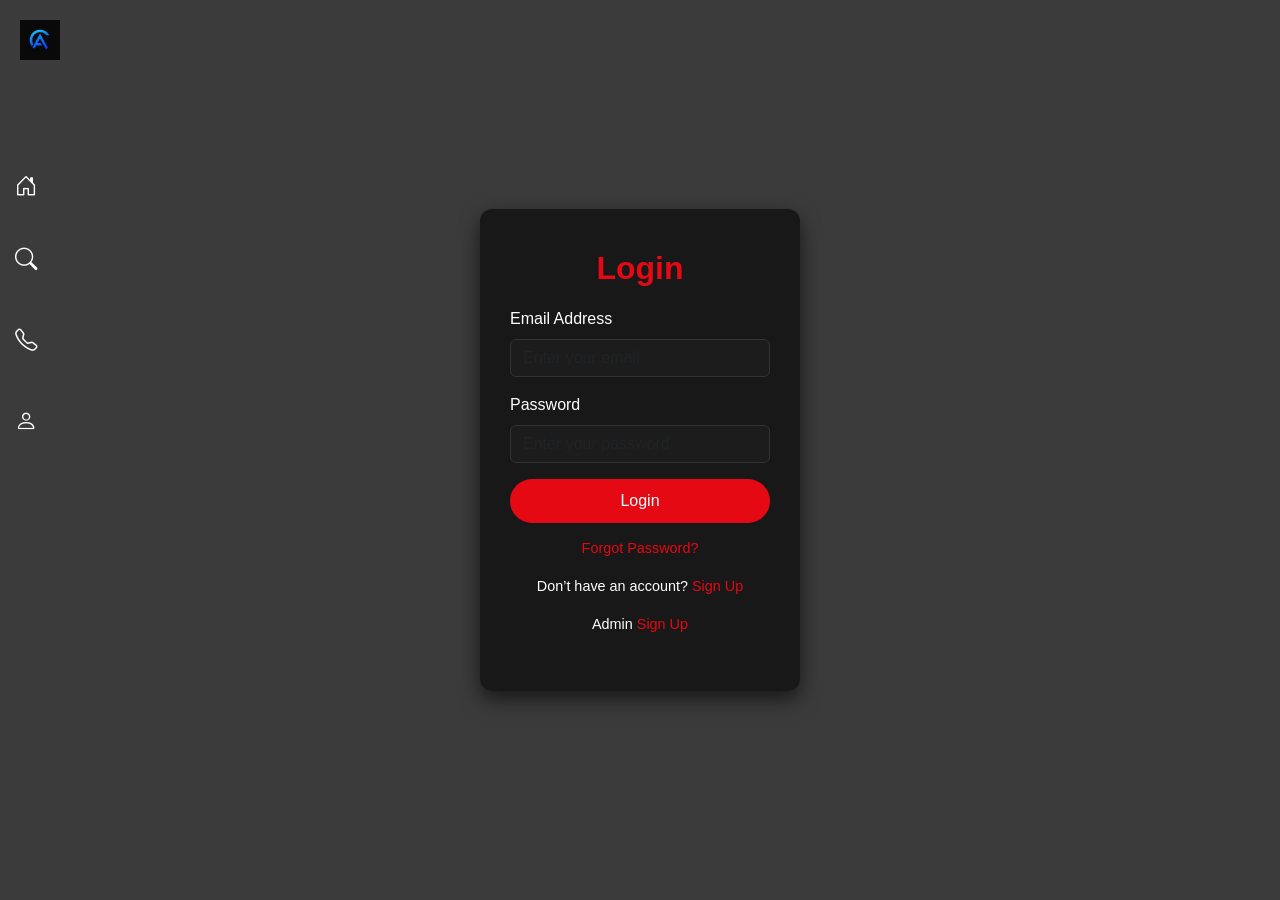
<file: login.html>
<!DOCTYPE html>
<html lang="en">
<head>
  <meta charset="UTF-8">
  <meta name="viewport" content="width=device-width, initial-scale=1.0">
  <title>Login - Aura.stream</title>
  <link href="https://cdn.jsdelivr.net/npm/bootstrap@5.3.3/dist/css/bootstrap.min.css" rel="stylesheet">
  <link rel="stylesheet" href="https://cdn.jsdelivr.net/npm/bootstrap-icons@1.11.3/font/bootstrap-icons.css">

  <style>
    body {
      background-color: hsla(0, 0%, 7%, 0.822);
      height: 100vh;
      display: flex;
      align-items: center;
      justify-content: center;
      font-family: 'Segoe UI', Tahoma, Geneva, Verdana, sans-serif;
    }

.sidebar {
  position: fixed;
  top: 0;
  left: 0;
  height: 100vh;
  width: 80px; /* collapsed width */
  background-color: transparent; /* make transparent */
  padding: 20px 0;
  transition: width 0.3s ease, background-color 0.3s ease;
  z-index: 1000;
  overflow: hidden;
}

/* Expand on hover */
.sidebar:hover {
  width: 220px;
  background-color: rgba(12, 12, 12, 0.85); /* dark bg appears only on hover */
  backdrop-filter: blur(10px); /* frosted glass effect */
}

/* Logo */
.sidebar .logo {
  text-align: center;
  margin-bottom: 100px;
}
.sidebar .logo img {
  width: 40px;
  transition: width 0.3s;
}
.sidebar:hover .logo img {
  width: 120px;
}

/* Navigation Links */
.sidebar .nav-links {
  list-style: none;
  padding: 0;
  margin: 0;
}
.sidebar .nav-links li {
  margin: 20px 0;
}
.sidebar .nav-links a {
  display: flex;
  align-items: center;
  color: #fff;
  padding: 10px 15px;
  text-decoration: none;
  font-size: 1rem;
  transition: background 0.3s ease;
}

/* Icon style */
.sidebar .nav-links a i {
  font-size: 1.4rem;
  margin-right: 15px;
}

/* Hide text when collapsed */
.sidebar .nav-links a span {
  opacity: 0;
  transition: opacity 0.3s ease;
}
.sidebar:hover .nav-links a span {
  opacity: 1;
}

/* Hover effect on items */
.sidebar .nav-links a:hover {
  background-color: rgba(26, 26, 26, 0.7);
  border-radius: 6px;
}


    .login-container {
      background: rgba(20, 20, 20, 0.9);
      padding: 40px 30px;
      border-radius: 12px;
      box-shadow: 0 8px 20px rgba(0, 0, 0, 0.6);
      width: 100%;
      max-width: 320px;
      color: #fff;
    }

    .login-heading {
      text-align: center;
      font-size: 2rem;
      font-weight: bold;
      margin-bottom: 20px;
      color: #e50914;
    }

    .form-control {
      background: #1c1c1c;
      color: #fff;
      border: 1px solid #333;
    }
    .form-control:focus {
      background: #222;
      color: #fff;
      border-color: #e50914;
      box-shadow: none;
    }

    .btn-login {
      background: #e50914;
      color: white;
      border: none;
      padding: 10px;
      border-radius: 30px;
      transition: 0.3s;
      width: 100%;
    }
    .btn-login:hover {
      background: #ff3333;
    }

    .login-options {
      margin-top: 15px;
      font-size: 0.9rem;
      text-align: center;
    }
    .login-options a {
      color: #e50914;
      text-decoration: none;
    }
    .login-options a:hover {
      text-decoration: underline;
    }

    /* 📱 Mobile */
    @media (max-width: 480px) {
      .login-container {
        padding: 30px 20px;
      }
      .login-heading {
        font-size: 1.6rem;
      }
    }
  </style>
</head>
<body>

<!-- Sidebar Navbar -->
<nav class="sidebar">
  <div class="logo">
    <a href="login.html">
    <img src="Geometric Blue _A_ Logo Design.png"  alt="Logo">
    </a>
  </div>
  <ul class="nav-links">
    <li><a href="index.html"><i class="bi bi-house-door"></i> <span>Home</span></a></li>
    <li><a href="search.html"><i class="bi bi-search"></i> <span>Search</span></a></li>
    <li><a href="contact.html"><i class="bi bi-telephone"></i> <span>contact us</span></a></li>
    <li><a href="login.html"><i class="bi bi-person"></i> <span>login</span></a></li>
  </ul>
</nav>


  <div class="login-container">
    <h2 class="login-heading">Login</h2>
    <form>
      <div class="mb-3">
        <label for="email" class="form-label">Email Address</label>
        <input type="email" class="form-control" id="email" placeholder="Enter your email">
      </div>

      <div class="mb-3">
        <label for="password" class="form-label">Password</label>
        <input type="password" class="form-control" id="password" placeholder="Enter your password">
      </div>

      <button type="submit" class="btn-login">Login</button>
    </form>

    <div class="login-options">
      <p><a href="#">Forgot Password?</a></p>
      <p>Don’t have an account? <a href="signup.html">Sign Up</a></p>
      <p>Admin  <a href="admin.html">Sign Up</a></p>
    </div>
  </div>

  

  <!-- Bootstrap JS -->
  <script src="https://cdn.jsdelivr.net/npm/bootstrap@5.3.3/dist/js/bootstrap.bundle.min.js"></script>
  <script>
  document.addEventListener('DOMContentLoaded', function () {
    const form = document.querySelector('.login-container form');
    const emailInput = document.getElementById('email');
    const passwordInput = document.getElementById('password');

    function showError(input, message) {
      clearError(input);
      const error = document.createElement('div');
      error.className = 'text-danger mt-1 small';
      error.textContent = message;
      input.classList.add('is-invalid');
      input.parentNode.appendChild(error);
    }

    function clearError(input) {
      input.classList.remove('is-invalid');
      const existingErrors = input.parentNode.querySelectorAll('.text-danger');
      existingErrors.forEach(err => err.remove());
    }

    function isValidEmail(email) {
      const re = /^[^\s@]+@[^\s@]+\.[^\s@]+$/;
      return re.test(email.toLowerCase());
    }

    form.addEventListener('submit', function (e) {
      e.preventDefault(); // Stop default submit for validation
      let valid = true;

      clearError(emailInput);
      clearError(passwordInput);

      if (emailInput.value.trim() === '') {
        showError(emailInput, 'Email is required.');
        valid = false;
      } else if (!isValidEmail(emailInput.value.trim())) {
        showError(emailInput, 'Enter a valid email address.');
        valid = false;
      }

      if (passwordInput.value.trim() === '') {
        showError(passwordInput, 'Password is required.');
        valid = false;
      }

      
      if (valid) {
        const email = emailInput.value.trim();
        const password = passwordInput.value.trim();

        // Set your correct login credentials here
        const correctEmail = "admin@gmail.com";
        const correctPassword = "123456";

        if (email === correctEmail && password === correctPassword) {
          // Redirect to index.html
          window.location.href = "index.html";
        } else {
          alert("Invalid email or password. Please try again.");
        }
      }
    });
  });
</script>
</body>
</html>
</file>
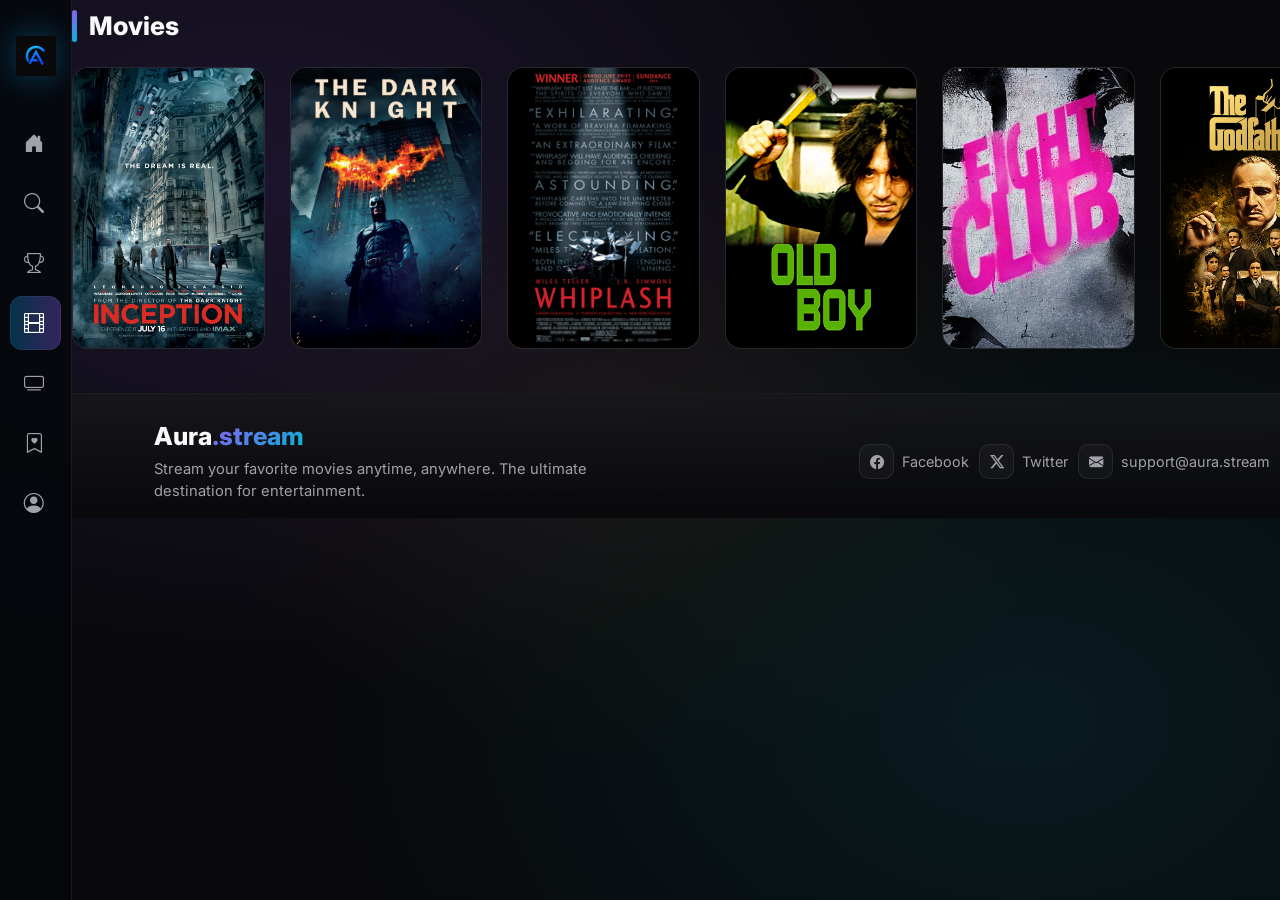
<file: movies.html>
<!DOCTYPE html>
<html lang="en">
<head>
  <meta charset="UTF-8" />
  <meta name="viewport" content="width=device-width, initial-scale=1" />
  <title>Movies - Aura.stream</title>
  <link href="https://cdn.jsdelivr.net/npm/bootstrap@5.3.3/dist/css/bootstrap.min.css" rel="stylesheet" />
  <link rel="stylesheet" href="https://cdn.jsdelivr.net/npm/bootstrap-icons@1.11.3/font/bootstrap-icons.css">
  <link href="https://fonts.googleapis.com/css2?family=Inter:wght@300;400;500;600;700;800&display=swap" rel="stylesheet">
  <link rel="stylesheet" href="css/sidebar.css?v=9">
  <link rel="stylesheet" href="css/footer.css?v=9">
  <style>
    :root {
      --primary: #8b5cf6;
      --primary-dark: #7c3aed;
      --secondary: #06b6d4;
      --accent: #f59e0b;
      --bg-dark: #09090b;
      --bg-card: rgba(24, 24, 27, 0.8);
      --bg-glass: rgba(255, 255, 255, 0.03);
      --border-color: rgba(255, 255, 255, 0.08);
      --text-primary: #fafafa;
      --text-secondary: #a1a1aa;
      --text-muted: #71717a;
      --gradient-1: linear-gradient(135deg, #8b5cf6 0%, #06b6d4 100%);
      --gradient-2: linear-gradient(135deg, #f59e0b 0%, #ef4444 100%);
      --shadow-glow: 0 0 60px rgba(139, 92, 246, 0.3);
    }

    * {
      margin: 0;
      padding: 0;
      box-sizing: border-box;
    }

    body {
      background-color: var(--bg-dark);
      font-family: 'Inter', 'Segoe UI', Tahoma, Geneva, Verdana, sans-serif;
      color: var(--text-primary);
      overflow-x: hidden;
    }

    body::before {
      content: '';
      position: fixed;
      top: 0;
      left: 0;
      width: 100%;
      height: 100%;
      background:
        radial-gradient(ellipse at 20% 20%, rgba(139, 92, 246, 0.15) 0%, transparent 50%),
        radial-gradient(ellipse at 80% 80%, rgba(6, 182, 212, 0.1) 0%, transparent 50%),
        radial-gradient(ellipse at 50% 50%, rgba(245, 158, 11, 0.05) 0%, transparent 50%);
      pointer-events: none;
      z-index: -1;
    }

    a { text-decoration: none; color: inherit; }
.section-heading {
      font-size: 1.6rem;
      font-weight: 800;
      margin: 10px 0 25px;
      display: flex;
      align-items: center;
      gap: 12px;
    }

    .section-heading::before {
      content: '';
      width: 5px;
      height: 32px;
      background: var(--gradient-1);
      border-radius: 5px;
    }

    .movie-grid {
      display: grid;
      grid-template-columns: repeat(6, 1fr);
      gap: 25px;
    }

    @media (max-width: 1200px) {
      .movie-grid {
        grid-template-columns: repeat(4, 1fr);
      }
    }

    @media (max-width: 992px) {
      .movie-grid {
        grid-template-columns: repeat(3, 1fr);
      }
    }

    
    @media (max-width: 768px) {
      .movie-grid {
        display: flex;
        flex-wrap: nowrap;
        overflow-x: auto;
        gap: 10px;
        padding: 0 2px 8px;
        scroll-snap-type: x mandatory;
      }

      .movie-grid .movie-card {
        flex: 0 0 clamp(130px, 38vw, 165px);
        max-width: clamp(130px, 38vw, 165px);
        scroll-snap-align: start;
        border-radius: 14px;
      }

      .movie-poster {
        aspect-ratio: 2 / 3;
      }

      .movie-poster img {
        height: 100%;
      }

      .movie-info {
        padding: 8px 8px 7px;
      }

      .movie-duration {
        display: none;
      }

      .movie-title {
        font-size: 0.82rem;
      }
    }

    @media (max-width: 480px) {
      .movie-poster img {
        height: 100%;
      }

      .play-btn {
        width: 40px;
        height: 40px;
        font-size: 1rem;
      }

      .movie-title {
        font-size: 0.76rem;
      }

      .movie-rating {
        font-size: 0.74rem;
      }
    }

    .movie-card {
      position: relative;
      border-radius: 16px;
      overflow: hidden;
      background: var(--bg-card);
      border: 1px solid var(--border-color);
      transition: all 0.4s cubic-bezier(0.4, 0, 0.2, 1);
      cursor: pointer;
    }

    .movie-card::before {
      content: '';
      position: absolute;
      inset: -2px;
      background: var(--gradient-1);
      border-radius: 18px;
      opacity: 0;
      z-index: -1;
      transition: opacity 0.3s ease;
    }

    .movie-card:hover {
      transform: translateY(-10px) scale(1.02);
      box-shadow: 0 25px 50px rgba(0, 0, 0, 0.4), 0 0 40px rgba(139, 92, 246, 0.2);
      border-color: transparent;
    }

    .movie-card:hover::before {
      opacity: 1;
    }

    .movie-poster {
      position: relative;
      overflow: hidden;
    }

    .movie-poster img {
      width: 100%;
      height: 280px;
      object-fit: cover;
      transition: transform 0.5s ease;
    }

    .movie-card:hover .movie-poster img {
      transform: scale(1.1);
    }

    .movie-overlay {
      position: absolute;
      inset: 0;
      background: linear-gradient(transparent 50%, rgba(0, 0, 0, 0.9) 100%);
      display: flex;
      align-items: center;
      justify-content: center;
      opacity: 0;
      transition: opacity 0.3s ease;
    }

    .movie-card:hover .movie-overlay {
      opacity: 1;
    }

    .play-btn {
      width: 60px;
      height: 60px;
      border-radius: 50%;
      background: var(--gradient-1);
      display: flex;
      align-items: center;
      justify-content: center;
      font-size: 1.5rem;
      color: white;
      transform: scale(0);
      transition: transform 0.3s ease;
    }

    .movie-card:hover .play-btn {
      transform: scale(1);
    }

    .movie-duration {
      position: absolute;
      bottom: 10px;
      right: 10px;
      padding: 5px 10px;
      background: rgba(0, 0, 0, 0.8);
      border-radius: 6px;
      font-size: 0.75rem;
      color: white;
      opacity: 0;
      transition: opacity 0.3s ease;
    }

    .movie-card:hover .movie-duration {
      opacity: 1;
    }
    .movie-info {
      position: absolute;
      left: 0;
      right: 0;
      bottom: 0;
      padding: 14px 14px 12px;
      background: linear-gradient(180deg, rgba(0, 0, 0, 0) 0%, rgba(8, 8, 10, 0.88) 45%, rgba(8, 8, 10, 0.98) 100%);
      transform: translateY(100%);
      opacity: 0;
      transition: transform 0.32s ease, opacity 0.32s ease;
      backdrop-filter: blur(4px);
    }

    .movie-card:hover .movie-info {
      transform: translateY(0);
      opacity: 1;
    }

    
    @media (hover: none) {
      .movie-info {
        transform: translateY(0);
        opacity: 1;
      }
    }

    .movie-title {
      font-size: 0.95rem;
      font-weight: 600;
      color: var(--text-primary);
      margin-bottom: 6px;
      white-space: nowrap;
      overflow: hidden;
      text-overflow: ellipsis;
    }

    .movie-rating {
      display: flex;
      align-items: center;
      gap: 6px;
      font-size: 0.86rem;
    }

    .movie-rating i {
      color: var(--accent);
    }

    .movie-rating span {
      color: var(--text-secondary);
    }
  </style>
  <link rel="stylesheet" href="css/mobile.css?v=6">
</head>
<body>
  <!-- Sidebar Navbar -->
  <nav class="sidebar">
    <div class="logo">
      <a href="login.php">
        <img src="assets/logo.png" alt="Logo">
      </a>
    </div>
    <ul class="nav-links">
      <li><a href="index.php"><i class="bi bi-house-door-fill"></i> <span>Home</span></a></li>
      <li><a href="search.html"><i class="bi bi-search"></i> <span>Discover</span></a></li>
      <li><a href="genere.html?genre=top-rated"><i class="bi bi-trophy"></i> <span>Top Rated</span></a></li>
      <li><a href="movies.html" class="active"><i class="bi bi-film"></i> <span>Movies</span></a></li>
      <li><a href="webseries.html"><i class="bi bi-tv"></i> <span>Web Series</span></a></li>
      <li><a href="watchlater.html"><i class="bi bi-bookmark-heart"></i> <span>Watch Later</span></a></li>
      <li><a href="account.php"><i class="bi bi-person-circle"></i> <span>Login</span></a></li>
    </ul>
  </nav>

  <main class="main-content">
    <h3 class="section-heading">Movies</h3>
    <div id="moviesGrid" class="movie-grid"></div>

    <footer>
  <div class="container">
    <div class="footer-compact">
      <div class="footer-brand">
        <h5>Aura<span>.stream</span></h5>
        <p>Stream your favorite movies anytime, anywhere. The ultimate destination for entertainment.</p>
      </div>
      <div class="social-links" aria-label="Social links">
        <a href="https://www.facebook.com/"><i class="bi bi-facebook"></i> Facebook</a>
        <a href="https://x.com/?lang=en"><i class="bi bi-twitter-x"></i> Twitter</a>
        <a href="https://mail.google.com/mail/u/0/"><i class="bi bi-envelope-fill"></i> support@aura.stream</a>
      </div>
    </div>
  </div>
</footer>
  </main>

  <script>
    const API_URL = "api_movies.php";
    const DEFAULT_POSTER = "Movies/fightclub.jpg";
    const WEB_SERIES_POSTERS = new Set(["breaking.jpg", "dexter.jpg", "got.jpg", "lord of rings.jpg", "sopranos.jpg", "you.jpg"]);
    const GENERE_POSTERS = new Set(["action.jpg", "adventure.webp", "comedy.jpg", "psycho.jpg", "romcom.webp", "sci-fi.jpg"]);
    const FALLBACK_MOVIES = [
      { title: "Inception", poster: "Movies/inception.jpg", duration: "2h 28m", rating_score: "4.8", media_type: "movie" },
      { title: "The Dark Knight", poster: "Movies/dark knight.jpg", duration: "2h 32m", rating_score: "4.9", media_type: "movie" },
      { title: "Whiplash", poster: "Movies/whiplash.jpg", duration: "1h 46m", rating_score: "4.7", media_type: "movie" },
      { title: "Oldboy", poster: "Movies/oldboy.png", duration: "2h", rating_score: "4.6", media_type: "movie" },
      { title: "Fight Club", poster: "Movies/fightclub.jpg", duration: "2h 19m", rating_score: "4.8", media_type: "movie" },
      { title: "The Godfather", poster: "Movies/the godfather.png", duration: "2h 55m", rating_score: "4.9", media_type: "movie" }
    ];

    function resolvePosterPath(posterPath) {
      const raw = (posterPath || "").toString().trim().replace(/\\/g, "/");
      if (!raw) return DEFAULT_POSTER;
      const lower = raw.toLowerCase();
      if (lower.startsWith("http://") || lower.startsWith("https://") || lower.startsWith("data:")) {
        return raw;
      }
      if (!lower.startsWith("thumbnails/")) {
        return raw;
      }
      const filename = raw.split("/").pop();
      const fileKey = (filename || "").toLowerCase();
      if (!filename) return DEFAULT_POSTER;
      if (WEB_SERIES_POSTERS.has(fileKey)) return `WebSeries/${filename}`;
      if (GENERE_POSTERS.has(fileKey)) return `Genere/${filename}`;
      return `Movies/${filename}`;
    }

    function buildPlayerUrl({ title, tmdbId, mediaType, season, episode } = {}) {
      const cleanTmdb = (tmdbId || "").toString().trim();
      const type = (mediaType || "movie").toString().trim().toLowerCase();
      if (cleanTmdb) {
        const params = new URLSearchParams();
        params.set("tmdbId", cleanTmdb);
        params.set("type", type === "tv" ? "tv" : "movie");
        if (title) params.set("title", title);
        if (type === "tv") {
          if (season) params.set("season", season);
          if (episode) params.set("episode", episode);
          if (!params.has("episodeSelector")) params.set("episodeSelector", "true");
          if (!params.has("nextEpisode")) params.set("nextEpisode", "true");
        }
        return `player.html?${params.toString()}`;
      }
      if (title) {
        return `player.html?title=${encodeURIComponent(title)}`;
      }
      return "player.html";
    }
    function renderGrid(items) {
      const grid = document.getElementById("moviesGrid");
      grid.innerHTML = "";
      if (!items.length) {
        grid.innerHTML = '<div class="text-center text-secondary">No movies found.</div>';
        return;
      }
      items.forEach(movie => {
        const tmdbId = movie.tmdb_id || movie.tmdbId || "";
        const mediaType = movie.media_type || movie.mediaType || "movie";
        const season = movie.season || "";
        const episode = movie.episode || "";
        const poster = resolvePosterPath(movie.poster || movie.image || DEFAULT_POSTER);
        const duration = movie.duration || "";
        const rating = movie.rating_score || movie.ratingScore || "4.0";
        const href = buildPlayerUrl({ title: movie.title, tmdbId, mediaType, season, episode });
        const card = document.createElement("div");
        card.className = "movie-card";
        card.innerHTML = `
          <div class="movie-poster">
            <img src="${poster}" alt="${movie.title}" onerror="this.onerror=null;this.src='Movies/fightclub.jpg';">
            <div class="movie-overlay">
              <div class="play-btn"><i class="bi bi-play-fill"></i></div>
            </div>
            <div class="movie-duration">${duration}</div>
          </div>
          <div class="movie-info">
            <h5 class="movie-title">${movie.title}</h5>
            <div class="movie-rating">
              <i class="bi bi-star-fill"></i>
              <span>${rating}/5</span>
            </div>
          </div>
        `;
        card.addEventListener("click", () => {
          window.location.href = href;
        });
        grid.appendChild(card);
      });
    }

    function isMoviesFolderPoster(poster) {
      return typeof poster === "string" && poster.trim().toLowerCase().startsWith("movies/");
    }

    function isWebSeriesPoster(poster) {
      return typeof poster === "string" && poster.trim().toLowerCase().startsWith("webseries/");
    }

    async function loadMovies() {
      try {
        const res = await fetch(`${API_URL}?action=list`);
        const data = await res.json();
        const list = (data.movies || []).filter(item => {
          const type = (item.media_type || item.mediaType || "movie").toString().toLowerCase();
          const poster = resolvePosterPath(item.poster || "");
          return type !== "tv" && !isWebSeriesPoster(poster);
        });
        renderGrid(list.length ? list : FALLBACK_MOVIES);
      } catch (err) {
        renderGrid(FALLBACK_MOVIES);
      }
    }

    loadMovies();
  </script>

<nav class="mobile-bottom-nav" aria-label="Mobile navigation">
  <a href="index.php"><i class="bi bi-house-door-fill"></i><span>Home</span></a>
  <a href="search.html"><i class="bi bi-search"></i><span>Search</span></a>
  <a href="account.php"><i class="bi bi-person-circle"></i><span>Profile</span></a>
</nav>
</body>
</html>
</file>
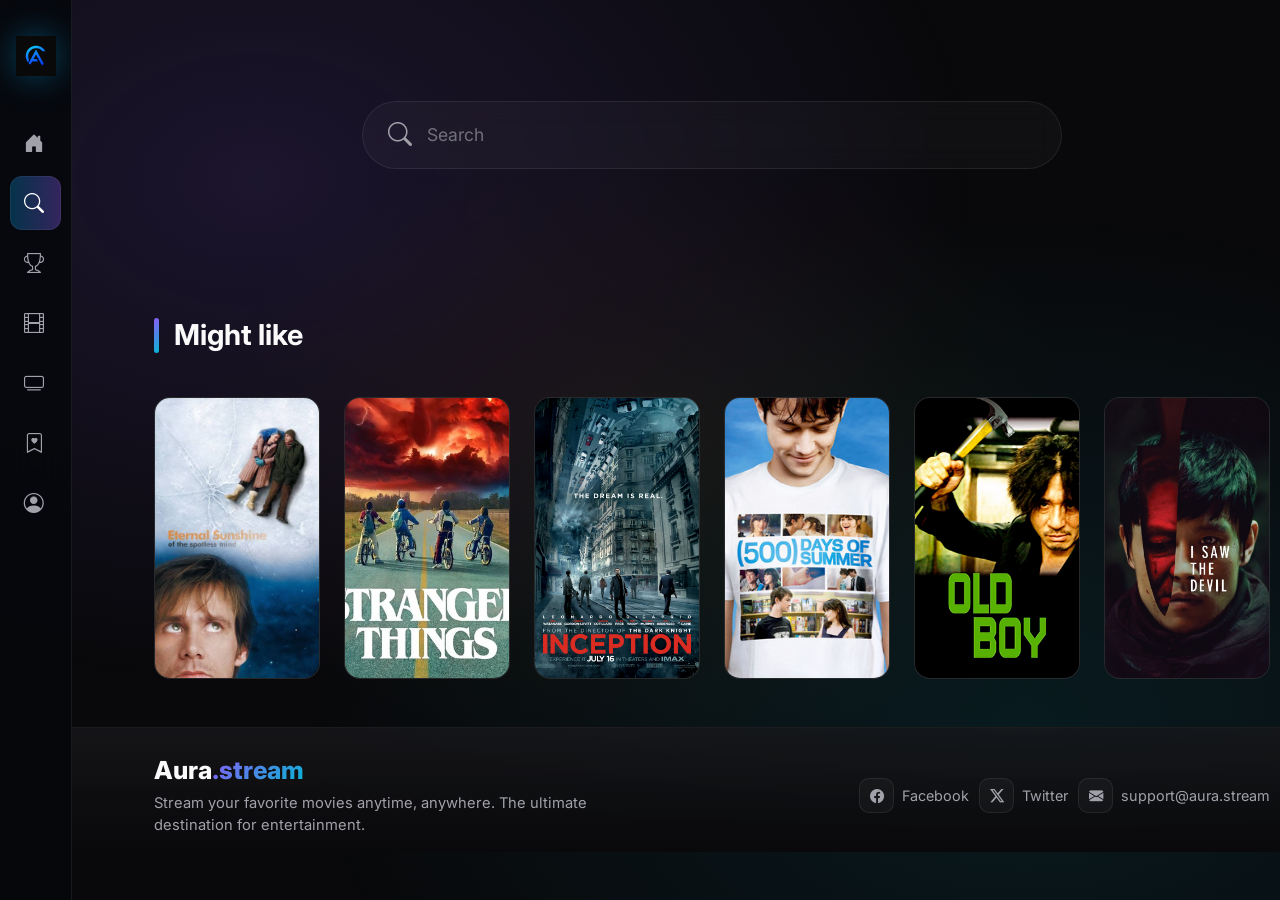
<file: search.html>
<!DOCTYPE html>
<html lang="en">
<head>
  <meta charset="UTF-8" />
  <meta name="viewport" content="width=device-width, initial-scale=1" />
  <title>sukuna.stream</title>
  <!-- Bootstrap CSS -->
  <link href="https://cdn.jsdelivr.net/npm/bootstrap@5.3.3/dist/css/bootstrap.min.css" rel="stylesheet" />
  <!-- Bootstrap Icons CDN -->
  <link rel="stylesheet" href="https://cdn.jsdelivr.net/npm/bootstrap-icons@1.11.3/font/bootstrap-icons.css">
  <!-- Google Fonts -->
  <link href="https://fonts.googleapis.com/css2?family=Inter:wght@300;400;500;600;700;800&display=swap" rel="stylesheet">
  <link rel="stylesheet" href="css/sidebar.css?v=9">
  <link rel="stylesheet" href="css/footer.css?v=9">
  <style>
    :root {
      --primary: #8b5cf6;
      --primary-dark: #7c3aed;
      --secondary: #06b6d4;
      --accent: #f59e0b;
      --bg-dark: #09090b;
      --bg-card: rgba(24, 24, 27, 0.8);
      --bg-glass: rgba(255, 255, 255, 0.03);
      --border-color: rgba(255, 255, 255, 0.08);
      --text-primary: #fafafa;
      --text-secondary: #a1a1aa;
      --text-muted: #71717a;
      --gradient-1: linear-gradient(135deg, #8b5cf6 0%, #06b6d4 100%);
      --gradient-2: linear-gradient(135deg, #f59e0b 0%, #ef4444 100%);
      --gradient-3: linear-gradient(135deg, #ec4899 0%, #8b5cf6 100%);
      --shadow-glow: 0 0 60px rgba(139, 92, 246, 0.3);
    }

    * {
      margin: 0;
      padding: 0;
      box-sizing: border-box;
    }

    body {
      background-color: var(--bg-dark);
      font-family: 'Inter', 'Segoe UI', Tahoma, Geneva, Verdana, sans-serif;
      color: var(--text-primary);
      overflow-x: hidden;
    }

    body::before {
      content: '';
      position: fixed;
      top: 0;
      left: 0;
      width: 100%;
      height: 100%;
      background:
        radial-gradient(ellipse at 20% 20%, rgba(139, 92, 246, 0.15) 0%, transparent 50%),
        radial-gradient(ellipse at 80% 80%, rgba(6, 182, 212, 0.1) 0%, transparent 50%),
        radial-gradient(ellipse at 50% 50%, rgba(245, 158, 11, 0.05) 0%, transparent 50%);
      pointer-events: none;
      z-index: -1;
    }

    a {
      text-decoration: none;
      color: inherit;
    }
.main-content {
    }

    @media (max-width: 768px) {
.main-content {
      }
    }

    .section-heading {
      font-size: 1.8rem;
      font-weight: 700;
      display: flex;
      align-items: center;
      gap: 15px;
      color: var(--text-primary);
      margin-bottom: 20px;
    }

    .section-heading::before {
      content: '';
      width: 5px;
      height: 35px;
      background: var(--gradient-1);
      border-radius: 5px;
    }

    .search-container {
      display: flex;
      justify-content: center;
      align-items: center;
      min-height: 30vh;
      padding: 20px;
    }

    .search-box {
      display: flex;
      align-items: center;
      background: var(--bg-glass);
      border-radius: 50px;
      padding: 15px 25px;
      width: 100%;
      max-width: 700px;
      border: 1px solid var(--border-color);
      transition: all 0.3s ease;
      backdrop-filter: blur(12px);
    }

    .search-box:hover,
    .search-box:focus-within {
      border-color: var(--primary);
      background: rgba(255, 255, 255, 0.05);
    }

    .search-box i {
      font-size: 1.5rem;
      color: var(--text-secondary);
      margin-right: 15px;
    }

    .search-box input {
      flex: 1;
      background: none;
      border: none;
      outline: none;
      font-size: 1.1rem;
      color: var(--text-primary);
    }

    .search-box input::placeholder {
      color: var(--text-muted);
    }

    .movie-card {
      position: relative;
      border-radius: 16px;
      overflow: hidden;
      background: var(--bg-card);
      border: 1px solid var(--border-color);
      transition: all 0.4s cubic-bezier(0.4, 0, 0.2, 1);
      cursor: pointer;
      height: 100%;
    }

    .movie-card::before {
      content: '';
      position: absolute;
      inset: -2px;
      background: var(--gradient-1);
      border-radius: 18px;
      opacity: 0;
      z-index: -1;
      transition: opacity 0.3s ease;
    }

    .movie-card:hover {
      transform: translateY(-10px) scale(1.02);
      box-shadow: 0 25px 50px rgba(0, 0, 0, 0.4), 0 0 40px rgba(139, 92, 246, 0.2);
      border-color: transparent;
    }

    .movie-card:hover::before {
      opacity: 1;
    }

    .movie-poster {
      position: relative;
      overflow: hidden;
    }

    .movie-poster img {
      width: 100%;
      height: 280px;
      object-fit: cover;
      transition: transform 0.5s ease;
    }

    .movie-card:hover .movie-poster img {
      transform: scale(1.1);
    }

    .movie-overlay {
      position: absolute;
      inset: 0;
      background: linear-gradient(transparent 50%, rgba(0, 0, 0, 0.9) 100%);
      display: flex;
      align-items: center;
      justify-content: center;
      opacity: 0;
      transition: opacity 0.3s ease;
    }

    .movie-card:hover .movie-overlay {
      opacity: 1;
    }

    .play-btn {
      width: 60px;
      height: 60px;
      border-radius: 50%;
      background: var(--gradient-1);
      display: flex;
      align-items: center;
      justify-content: center;
      font-size: 1.5rem;
      color: white;
      transform: scale(0);
      transition: transform 0.3s ease;
    }

    .movie-card:hover .play-btn {
      transform: scale(1);
    }

    .movie-duration {
      position: absolute;
      bottom: 10px;
      right: 10px;
      padding: 5px 10px;
      background: rgba(0, 0, 0, 0.8);
      border-radius: 6px;
      font-size: 0.75rem;
      color: white;
      opacity: 0;
      transition: opacity 0.3s ease;
    }

    .movie-card:hover .movie-duration {
      opacity: 1;
    }
    .movie-info {
      position: absolute;
      left: 0;
      right: 0;
      bottom: 0;
      padding: 14px 14px 12px;
      background: linear-gradient(180deg, rgba(0, 0, 0, 0) 0%, rgba(8, 8, 10, 0.88) 45%, rgba(8, 8, 10, 0.98) 100%);
      transform: translateY(100%);
      opacity: 0;
      transition: transform 0.32s ease, opacity 0.32s ease;
      backdrop-filter: blur(4px);
    }

    .movie-card:hover .movie-info {
      transform: translateY(0);
      opacity: 1;
    }

    
    @media (hover: none) {
      .movie-info {
        transform: translateY(0);
        opacity: 1;
      }
    }

    .movie-title {
      font-size: 0.95rem;
      font-weight: 600;
      color: var(--text-primary);
      margin-bottom: 6px;
      white-space: nowrap;
      overflow: hidden;
      text-overflow: ellipsis;
    }

    .movie-rating {
      display: flex;
      align-items: center;
      gap: 6px;
      font-size: 0.86rem;
    }

    .movie-rating i {
      color: var(--accent);
    }

    .movie-rating span {
      color: var(--text-secondary);
    }

    @media (max-width: 768px) {
      .movie-poster {
        height: auto;
      }
    }

    #searchResults .movie-card {
      transition: all 0.3s ease-in-out;
    }

    #searchResults {
      transition: opacity 0.2s ease;
    }

    .is-hidden {
      display: none !important;
    }
  </style>
  <link rel="stylesheet" href="css/mobile.css?v=6">
</head>
<body>

<!-- Sidebar Navbar -->
<nav class="sidebar">
  <div class="logo">
    <a href="login.php">
      <img src="assets/logo.png" alt="Logo">
    </a>
  </div>
  <ul class="nav-links">
    <li><a href="index.php"><i class="bi bi-house-door-fill"></i> <span>Home</span></a></li>
    <li><a href="search.html" class="active"><i class="bi bi-search"></i> <span>Discover</span></a></li>
    <li><a href="genere.html?genre=top-rated"><i class="bi bi-trophy"></i> <span>Top Rated</span></a></li>
    <li><a href="movies.html"><i class="bi bi-film"></i> <span>Movies</span></a></li>
    <li><a href="webseries.html"><i class="bi bi-tv"></i> <span>Web Series</span></a></li>
    <li><a href="watchlater.html"><i class="bi bi-bookmark-heart"></i> <span>Watch Later</span></a></li>
    <li><a href="account.php"><i class="bi bi-person-circle"></i> <span>Login</span></a></li>
  </ul>
</nav>

<main class="main-content">
<!--search bar -->
<div class="search-container">
    <div class="search-box">
      <i class="bi bi-search"></i>
      <input type="text" id="mainSearchInput" placeholder="Search ">
    </div>
  </div>

  <!-- anime cards section-->
 <section id="mightLikeSection">
  
  <div class="container my-5">
  <div class="row g-4 justify-content-center">
    <h3 class="section-heading">Might like</h3>
    <!-- Card 1 -->
    <div class="col-6 col-md-2">
      <a href="player.html?title=Eternal%20Sunshine%20of%20the%20Spotless%20Mind" class="text-decoration-none">
        <div class="movie-card">
          <div class="movie-poster">
            <img src="Movies/eternal.jfif" alt="Eternal Sunshine of the Spotless Mind">
            <div class="movie-overlay">
              <div class="play-btn"><i class="bi bi-play-fill"></i></div>
            </div>
            <div class="movie-duration">2h 30min</div>
          </div>
          <div class="movie-info">
            <h5 class="movie-title">Eternal Sunshine of the Spotless Mind</h5>
            <div class="movie-rating"><i class="bi bi-star-fill"></i><span>4.0/5</span></div>
          </div>
        </div>
      </a>
    </div>

    <!-- Card 2 -->
    <div class="col-6 col-md-2">
      <a href="player.html?title=Stranger%20Things" class="text-decoration-none">
        <div class="movie-card">
          <div class="movie-poster">
            <img src="Genere/sci-fi.jpg" alt="Stranger Things">
            <div class="movie-overlay">
              <div class="play-btn"><i class="bi bi-play-fill"></i></div>
            </div>
            <div class="movie-duration">2h 30min</div>
          </div>
          <div class="movie-info">
            <h5 class="movie-title">Stranger Things</h5>
            <div class="movie-rating"><i class="bi bi-star-fill"></i><span>4.0/5</span></div>
          </div>
        </div>
      </a>
    </div>

    <!-- Card 3 -->
    <div class="col-6 col-md-2">
      <a href="player.html?title=Inception" class="text-decoration-none">
        <div class="movie-card">
          <div class="movie-poster">
            <img src="Movies/inception.jpg" alt="Inception">
            <div class="movie-overlay">
              <div class="play-btn"><i class="bi bi-play-fill"></i></div>
            </div>
            <div class="movie-duration">2h 12min</div>
          </div>
          <div class="movie-info">
            <h5 class="movie-title">Inception</h5>
            <div class="movie-rating"><i class="bi bi-star-fill"></i><span>4.0/5</span></div>
          </div>
        </div>
      </a>
    </div>

    <!-- Card 4 -->
    <div class="col-6 col-md-2">
      <a href="player.html?title=500%20Days%20of%20Summer" class="text-decoration-none">
        <div class="movie-card">
          <div class="movie-poster">
            <img src="Movies/500days.jpg" alt="500 Days of Summer">
            <div class="movie-overlay">
              <div class="play-btn"><i class="bi bi-play-fill"></i></div>
            </div>
            <div class="movie-duration">2h 32min</div>
          </div>
          <div class="movie-info">
            <h5 class="movie-title">500 Days of Summer</h5>
            <div class="movie-rating"><i class="bi bi-star-fill"></i><span>4.0/5</span></div>
          </div>
        </div>
      </a>
    </div>

    <!-- Card 5 -->
    <div class="col-6 col-md-2">
      <a href="player.html?title=Oldboy" class="text-decoration-none">
        <div class="movie-card">
          <div class="movie-poster">
            <img src="Movies/oldboy.png" alt="Oldboy">
            <div class="movie-overlay">
              <div class="play-btn"><i class="bi bi-play-fill"></i></div>
            </div>
            <div class="movie-duration">2h 1min</div>
          </div>
          <div class="movie-info">
            <h5 class="movie-title">Oldboy</h5>
            <div class="movie-rating"><i class="bi bi-star-fill"></i><span>4.0/5</span></div>
          </div>
        </div>
      </a>
    </div>

    <!-- Card 6 -->
    <div class="col-6 col-md-2">
      <a href="player.html?title=I%20Saw%20the%20Devil" class="text-decoration-none">
        <div class="movie-card">
          <div class="movie-poster">
            <img src="Movies/isaw.jpg" alt="I Saw the Devil">
            <div class="movie-overlay">
              <div class="play-btn"><i class="bi bi-play-fill"></i></div>
            </div>
            <div class="movie-duration">1h 45min</div>
          </div>
          <div class="movie-info">
            <h5 class="movie-title">I Saw the Devil</h5>
            <div class="movie-rating"><i class="bi bi-star-fill"></i><span>4.0/5</span></div>
          </div>
        </div>
      </a>
    </div>

  </div>
</div>
</section>

  
<!-- Footer -->
<footer>
  <div class="container">
    <div class="footer-compact">
      <div class="footer-brand">
        <h5>Aura<span>.stream</span></h5>
        <p>Stream your favorite movies anytime, anywhere. The ultimate destination for entertainment.</p>
      </div>
      <div class="social-links" aria-label="Social links">
        <a href="https://www.facebook.com/"><i class="bi bi-facebook"></i> Facebook</a>
        <a href="https://x.com/?lang=en"><i class="bi bi-twitter-x"></i> Twitter</a>
        <a href="https://mail.google.com/mail/u/0/"><i class="bi bi-envelope-fill"></i> support@aura.stream</a>
      </div>
    </div>
  </div>
</footer>
</main>
 
  <script src="https://cdn.jsdelivr.net/npm/bootstrap@5.3.3/dist/js/bootstrap.bundle.min.js"></script>
<script>
  const baseMovies = [
  { title: "Memories of Murder", image: "Movies/memory.jpg", duration: "2h 12min" },
  { title: "Fight Club", image: "Movies/fightclub.jpg", duration: "2h 19min" },
  { title: "The Shawshank Redemption", image: "Movies/shawshank.jpg", duration: "2h 22min" },
  { title: "Inception", image: "Movies/inception.jpg", duration: "2h 28min" },
  { title: "The Dark Knight", image: "Movies/dark knight.jpg", duration: "2h 32min" },
  { title: "The Godfather", image: "Movies/the godfather.png", duration: "2h 55min" },
  { title: "The Lord Of The Rings", image: "WebSeries/lord of rings.jpg", duration: "3h 21min" },
  { title: "Se7en", image: "Movies/seven.jpg", duration: "2h 7min" },
  { title: "Whiplash", image: "Movies/whiplash.jpg", duration: "1h 45min" },
  { title: "Eternal Sunshine of the Spotless Mind", image: "Movies/eternal.jfif", duration: "1h 48min" },
  { title: "Stranger Things", image: "Genere/sci-fi.jpg", duration: "4 Seasons" },
  { title: "500 Days of Summer", image: "Movies/500days.jpg", duration: "1h 35min" },
  { title: "Oldboy", image: "Movies/oldboy.png", duration: "2h 0min" },
  { title: "I Saw the Devil", image: "Movies/isaw.jpg", duration: "2h 21min" },
  { title: "Final Destination", image: "Movies/final.jpg", duration: "1h 38min" },
  { title: "Game Of Thrones", image: "WebSeries/got.jpg", duration: "8 Seasons" },
  { title: "Sopranos", image: "WebSeries/sopranos.jpg", duration: "6 Seasons" },
  { title: "Breaking Bad", image: "WebSeries/breaking.jpg", duration: "5 Seasons" },
  { title: "Dexter", image: "WebSeries/dexter.jpg", duration: "8 Seasons" },
  { title: "You", image: "WebSeries/you.jpg", duration: "4 Seasons" },
  { title: "Memory", image: "Movies/memory.jpg", duration: "1h 53min" },
  { title: "American Psycho", image: "Genere/psycho.jpg", duration: "1h 42min" },
  { title: "Rom-Com Picks", image: "Genere/romcom.webp", duration: "1h 50min" }
  ];

  const API_URL = "api_movies.php";
  const DEFAULT_POSTER = "Movies/fightclub.jpg";
  const WEB_SERIES_POSTERS = new Set(["breaking.jpg", "dexter.jpg", "got.jpg", "lord of rings.jpg", "sopranos.jpg", "you.jpg"]);
  const GENERE_POSTERS = new Set(["action.jpg", "adventure.webp", "comedy.jpg", "psycho.jpg", "romcom.webp", "sci-fi.jpg"]);

  function normalizeTitle(value) {
    return (value || "").trim().toLowerCase();
  }

  function resolvePosterPath(posterPath) {
    const raw = (posterPath || "").toString().trim().replace(/\\/g, "/");
    if (!raw) return DEFAULT_POSTER;
    const lower = raw.toLowerCase();
    if (lower.startsWith("http://") || lower.startsWith("https://") || lower.startsWith("data:")) {
      return raw;
    }
    if (!lower.startsWith("thumbnails/")) {
      return raw;
    }
    const filename = raw.split("/").pop();
    const fileKey = (filename || "").toLowerCase();
    if (!filename) return DEFAULT_POSTER;
    if (WEB_SERIES_POSTERS.has(fileKey)) return `WebSeries/${filename}`;
    if (GENERE_POSTERS.has(fileKey)) return `Genere/${filename}`;
    return `Movies/${filename}`;
  }

  let movies = [...baseMovies];

  function mergeMovie(base, api) {
    if (!api) return base;
    const merged = { ...base };
    Object.keys(api).forEach(key => {
      const value = api[key];
      if (value === null || value === undefined) return;
      if (typeof value === "string" && value.trim() === "") return;
      merged[key] = value;
    });
    return merged;
  }

  async function loadMovies() {
    try {
      const res = await fetch(`${API_URL}?action=list`);
      const data = await res.json();
      const baseMap = new Map();
      baseMovies.forEach(movie => baseMap.set(normalizeTitle(movie.title), movie));
      const apiMovies = (data.movies || []).map(item => {
        const key = normalizeTitle(item.title);
        const base = baseMap.get(key) || {};
        const merged = mergeMovie(base, {
          title: item.title,
          image: item.poster,
          duration: item.duration
        });
        return {
          title: merged.title || item.title,
          image: resolvePosterPath(merged.image || base.image || DEFAULT_POSTER),
          duration: merged.duration || base.duration || "2h 0m"
        };
      });
      if (apiMovies.length) {
        const merged = new Map();
        baseMovies.forEach(movie => merged.set(normalizeTitle(movie.title), movie));
        apiMovies.forEach(movie => merged.set(normalizeTitle(movie.title), movie));
        movies = Array.from(merged.values());
      }
    } catch (err) {
      movies = [...baseMovies];
    }
  }

  loadMovies();

  const searchInput = document.getElementById("mainSearchInput");
  const mightLikeSection = document.getElementById("mightLikeSection");
  const isMobileSearch = window.matchMedia("(max-width: 768px)").matches;

  function buildPlayerUrl({ title, tmdbId, mediaType, season, episode } = {}) {
    const cleanTmdb = (tmdbId || "").toString().trim();
    const type = (mediaType || "movie").toString().trim().toLowerCase();
    if (cleanTmdb) {
      const params = new URLSearchParams();
      params.set("tmdbId", cleanTmdb);
      params.set("type", type === "tv" ? "tv" : "movie");
      if (title) params.set("title", title);
      if (type === "tv") {
        if (season) params.set("season", season);
        if (episode) params.set("episode", episode);
        if (!params.has("episodeSelector")) params.set("episodeSelector", "true");
        if (!params.has("nextEpisode")) params.set("nextEpisode", "true");
      }
      return `player.html?${params.toString()}`;
    }
    if (title) {
      return `player.html?title=${encodeURIComponent(title)}`;
    }
    return "player.html";
  }

  // Create result container element
  const resultContainer = document.createElement("div");
  resultContainer.className = "container my-4";
  resultContainer.id = "searchResults";
  searchInput.closest(".search-container").after(resultContainer);
  resultContainer.classList.add("is-hidden");

  function setSearchState({ showResults, showMightLike }) {
    resultContainer.classList.toggle("is-hidden", !showResults);
    if (mightLikeSection) {
      mightLikeSection.classList.toggle("is-hidden", !showMightLike);
    }
  }

  function renderSearchResults(query) {
    const cleanQuery = (query || "").trim().toLowerCase();
    resultContainer.innerHTML = "";

    if (!cleanQuery) {
      setSearchState({ showResults: false, showMightLike: !isMobileSearch });
      return;
    }

    const filtered = movies.filter(movie =>
      (movie.title || "").toLowerCase().includes(cleanQuery)
    );

    if (filtered.length === 0) {
      resultContainer.innerHTML = `
        <h4 class="text-light text-center">No results found for "<span style="color:#e50914;">${cleanQuery}</span>"</h4>
      `;
      setSearchState({ showResults: true, showMightLike: true });
      return;
    }

    const MAX_SEARCH_RESULTS = 12;
    const visibleResults = filtered.slice(0, MAX_SEARCH_RESULTS);

    let output = `
      <h3 class="section-heading">Search Results</h3>
      <div class="row g-4 justify-content-center">
    `;

    visibleResults.forEach(movie => {
      const tmdbId = movie.tmdb_id || movie.tmdbId || '';
      const mediaType = movie.media_type || movie.mediaType || 'movie';
      const season = movie.season || '';
      const episode = movie.episode || '';
      const poster = resolvePosterPath(movie.poster || movie.image || DEFAULT_POSTER);
      const href = buildPlayerUrl({
        title: movie.title,
        tmdbId,
        mediaType,
        season,
        episode
      });
      output += `
        <div class="col-6 col-md-2">
          <a href="${href}" class="text-decoration-none" data-tmdb-id="${tmdbId}" data-media-type="${mediaType}" data-season="${season}" data-episode="${episode}">
            <div class="movie-card">
              <div class="movie-poster">
                <img src="${poster}" alt="${movie.title}" onerror="this.onerror=null;this.src='Movies/fightclub.jpg';">
                <div class="movie-overlay">
                  <div class="play-btn"><i class="bi bi-play-fill"></i></div>
                </div>
                <div class="movie-duration">${movie.duration || ""}</div>
              </div>
              <div class="movie-info">
                <h5 class="movie-title">${movie.title}</h5>
                <div class="movie-rating">
                  <i class="bi bi-star-fill"></i>
                  <span>${movie.rating_score || movie.ratingScore || "4.0"}/5</span>
                </div>
              </div>
            </div>
          </a>
        </div>
      `;
    });

    output += `</div>`;
    if (filtered.length > MAX_SEARCH_RESULTS) {
      output += `
        <p class="text-center text-secondary mt-3">Showing first ${MAX_SEARCH_RESULTS} results</p>
      `;
    }
    resultContainer.innerHTML = output;
    setSearchState({ showResults: true, showMightLike: false });
  }

  let searchDebounceTimer = null;
  searchInput.addEventListener("input", function () {
    clearTimeout(searchDebounceTimer);
    const value = searchInput.value;
    searchDebounceTimer = setTimeout(() => renderSearchResults(value), 120);
  });

  renderSearchResults(searchInput.value || "");

  // Make static cards clickable
  document.querySelectorAll('.movie-card').forEach(card => {
    card.style.cursor = 'pointer';
    card.addEventListener('click', () => {
      const titleEl = card.querySelector('.movie-title');
      const link = card.closest('a');
      const tmdbId = link ? link.dataset.tmdbId : '';
      const mediaType = link ? link.dataset.mediaType : '';
      const season = link ? link.dataset.season : '';
      const episode = link ? link.dataset.episode : '';
      const title = titleEl ? titleEl.textContent.trim() : '';
      window.location.href = buildPlayerUrl({
        title,
        tmdbId,
        mediaType,
        season,
        episode
      });
    });
  });
</script>

<nav class="mobile-bottom-nav" aria-label="Mobile navigation">
  <a href="index.php"><i class="bi bi-house-door-fill"></i><span>Home</span></a>
  <a href="search.html" class="active"><i class="bi bi-search"></i><span>Search</span></a>
  <a href="account.php"><i class="bi bi-person-circle"></i><span>Profile</span></a>
</nav>
</body>
</html>
</file>
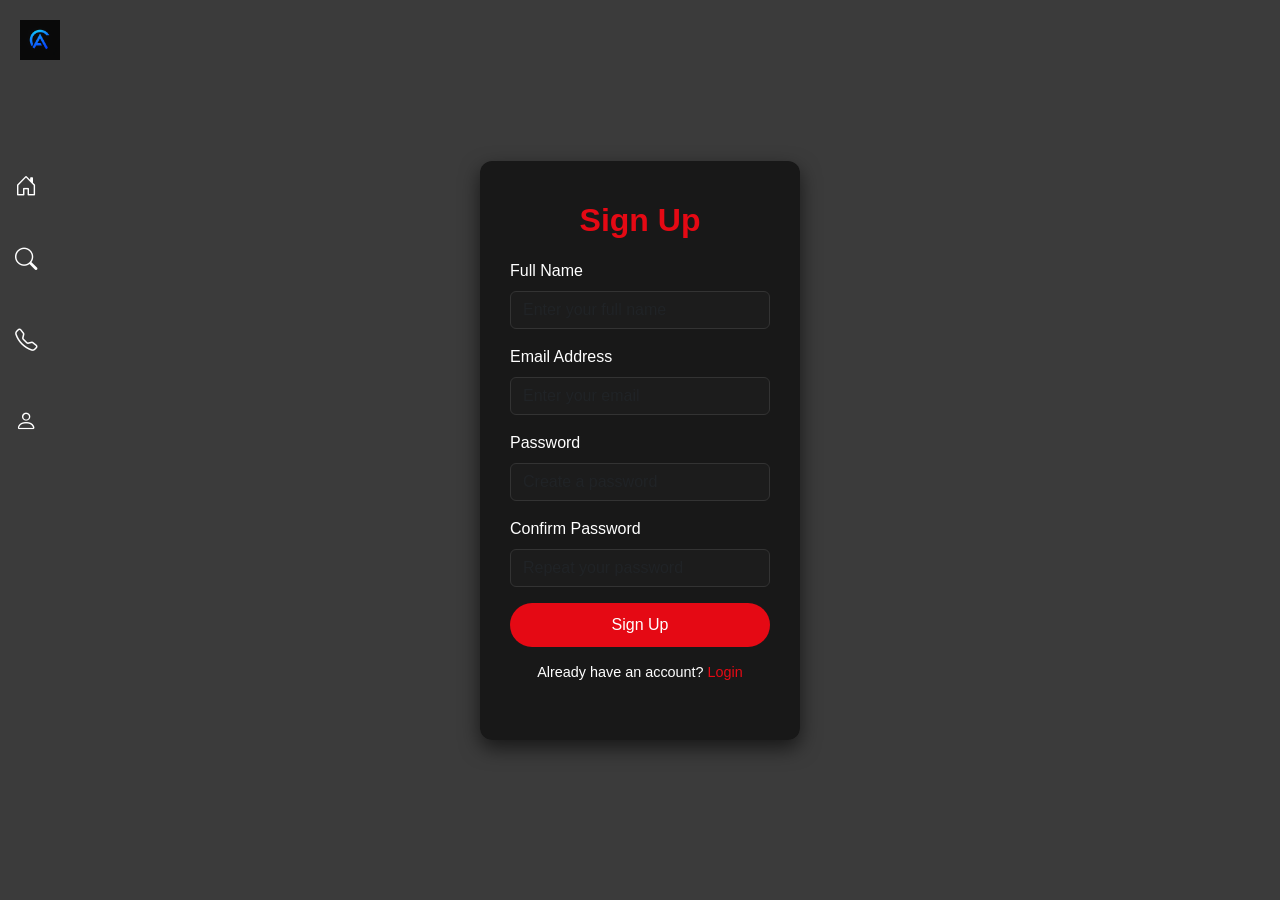
<file: signup.html>
<!DOCTYPE html>
<html lang="en">
<head>
  <meta charset="UTF-8" />
  <meta name="viewport" content="width=device-width, initial-scale=1.0"/>
  <title>Sign Up - Aura.stream</title>
  <link href="https://cdn.jsdelivr.net/npm/bootstrap@5.3.3/dist/css/bootstrap.min.css" rel="stylesheet"/>
  <link rel="stylesheet" href="https://cdn.jsdelivr.net/npm/bootstrap-icons@1.11.3/font/bootstrap-icons.css"/>
  
  <style>
    body {
      background-color: hsla(0, 0%, 7%, 0.822);
      height: 100vh;
      display: flex;
      align-items: center;
      justify-content: center;
      font-family: 'Segoe UI', Tahoma, Geneva, Verdana, sans-serif;
    }

.sidebar {
  position: fixed;
  top: 0;
  left: 0;
  height: 100vh;
  width: 80px; /* collapsed width */
  background-color: transparent; /* make transparent */
  padding: 20px 0;
  transition: width 0.3s ease, background-color 0.3s ease;
  z-index: 1000;
  overflow: hidden;
}

/* Expand on hover */
.sidebar:hover {
  width: 220px;
  background-color: rgba(12, 12, 12, 0.85); /* dark bg appears only on hover */
  backdrop-filter: blur(10px); /* frosted glass effect */
}

/* Logo */
.sidebar .logo {
  text-align: center;
  margin-bottom: 100px;
}
.sidebar .logo img {
  width: 40px;
  transition: width 0.3s;
}
.sidebar:hover .logo img {
  width: 120px;
}

/* Navigation Links */
.sidebar .nav-links {
  list-style: none;
  padding: 0;
  margin: 0;
}
.sidebar .nav-links li {
  margin: 20px 0;
}
.sidebar .nav-links a {
  display: flex;
  align-items: center;
  color: #fff;
  padding: 10px 15px;
  text-decoration: none;
  font-size: 1rem;
  transition: background 0.3s ease;
}

/* Icon style */
.sidebar .nav-links a i {
  font-size: 1.4rem;
  margin-right: 15px;
}

/* Hide text when collapsed */
.sidebar .nav-links a span {
  opacity: 0;
  transition: opacity 0.3s ease;
}
.sidebar:hover .nav-links a span {
  opacity: 1;
}

/* Hover effect on items */
.sidebar .nav-links a:hover {
  background-color: rgba(26, 26, 26, 0.7);
  border-radius: 6px;
}

    .signup-container {
      background: rgba(20, 20, 20, 0.9);
      padding: 40px 30px;
      border-radius: 12px;
      box-shadow: 0 8px 20px rgba(0, 0, 0, 0.6);
      width: 100%;
      max-width: 320px;
      color: #fff;
    }

    .signup-heading {
      text-align: center;
      font-size: 2rem;
      font-weight: bold;
      margin-bottom: 20px;
      color: #e50914;
    }

    .form-control {
      background: #1c1c1c;
      color: #fff;
      border: 1px solid #333;
    }

    .form-control:focus {
      background: #222;
      color: #fff;
      border-color: #e50914;
      box-shadow: none;
    }

    .btn-login {
      background: #e50914;
      color: white;
      border: none;
      padding: 10px;
      border-radius: 30px;
      transition: 0.3s;
      width: 100%;
    }

    .btn-login:hover {
      background: #ff3333;
    }

    .login-options {
      margin-top: 15px;
      font-size: 0.9rem;
      text-align: center;
    }

    .login-options a {
      color: #e50914;
      text-decoration: none;
    }

    .login-options a:hover {
      text-decoration: underline;
    }

    @media (max-width: 480px) {
      .signup-container {
        padding: 30px 20px;
      }
      .signup-heading {
        font-size: 1.6rem;
      }
    }
  </style>
</head>
<body>

<!-- Sidebar Navbar -->
<nav class="sidebar">
  <div class="logo">
    <a href="login.html">
    <img src="Geometric Blue _A_ Logo Design.png"  alt="Logo">
    </a>
  </div>
  <ul class="nav-links">
    <li><a href="index.html"><i class="bi bi-house-door"></i> <span>Home</span></a></li>
    <li><a href="search.html"><i class="bi bi-search"></i> <span>Search</span></a></li>
    <li><a href="contact.html"><i class="bi bi-telephone"></i> <span>contact us</span></a></li>
    <li><a href="login.html"><i class="bi bi-person"></i> <span>login</span></a></li>
  </ul>
</nav>

  <!-- Signup Form -->
  <div class="signup-container">
    <h2 class="signup-heading">Sign Up</h2>
    <form>
      <div class="mb-3">
        <label for="name" class="form-label">Full Name</label>
        <input type="text" class="form-control" id="name" placeholder="Enter your full name">
      </div>

      <div class="mb-3">
        <label for="signupEmail" class="form-label">Email Address</label>
        <input type="email" class="form-control" id="signupEmail" placeholder="Enter your email">
      </div>

      <div class="mb-3">
        <label for="signupPassword" class="form-label">Password</label>
        <input type="password" class="form-control" id="signupPassword" placeholder="Create a password">
      </div>

      <div class="mb-3">
        <label for="confirmPassword" class="form-label">Confirm Password</label>
        <input type="password" class="form-control" id="confirmPassword" placeholder="Repeat your password">
      </div>

      <button type="submit" class="btn-login">Sign Up</button>
    </form>

    <div class="login-options">
      <p>Already have an account? <a href="login.html">Login</a></p>
    </div>
  </div>

  <!-- Bootstrap JS -->
  <script src="https://cdn.jsdelivr.net/npm/bootstrap@5.3.3/dist/js/bootstrap.bundle.min.js"></script>
  <script>
  document.addEventListener('DOMContentLoaded', function () {
    const form = document.querySelector('.signup-container form');
    const nameInput = document.getElementById('name');
    const emailInput = document.getElementById('signupEmail');
    const passwordInput = document.getElementById('signupPassword');
    const confirmPasswordInput = document.getElementById('confirmPassword');

    function showError(input, message) {
      clearError(input);
      const error = document.createElement('div');
      error.className = 'text-danger mt-1 small';
      error.textContent = message;
      input.classList.add('is-invalid');
      input.parentNode.appendChild(error);
    }

    function clearError(input) {
      input.classList.remove('is-invalid');
      const existingErrors = input.parentNode.querySelectorAll('.text-danger');
      existingErrors.forEach(err => err.remove());
    }

    function isValidEmail(email) {
      const re = /^[^\s@]+@[^\s@]+\.[^\s@]+$/;
      return re.test(email.toLowerCase());
    }

    form.addEventListener('submit', function (e) {
      let valid = true;

      // Clear previous errors
      [nameInput, emailInput, passwordInput, confirmPasswordInput].forEach(clearError);

      // Full Name
      if (nameInput.value.trim() === '') {
        showError(nameInput, 'Full name is required.');
        valid = false;
      }

      // Email
      if (emailInput.value.trim() === '') {
        showError(emailInput, 'Email is required.');
        valid = false;
      } else if (!isValidEmail(emailInput.value.trim())) {
        showError(emailInput, 'Enter a valid email address.');
        valid = false;
      }

      // Password
      if (passwordInput.value.length < 6) {
        showError(passwordInput, 'Password must be at least 6 characters.');
        valid = false;
      }

      // Confirm Password
      if (confirmPasswordInput.value !== passwordInput.value) {
        showError(confirmPasswordInput, 'Passwords do not match.');
        valid = false;
      }

      if (!valid) {
        e.preventDefault(); // Stop form submission
      }
    });
  });
</script>
</body>
</html>
</file>
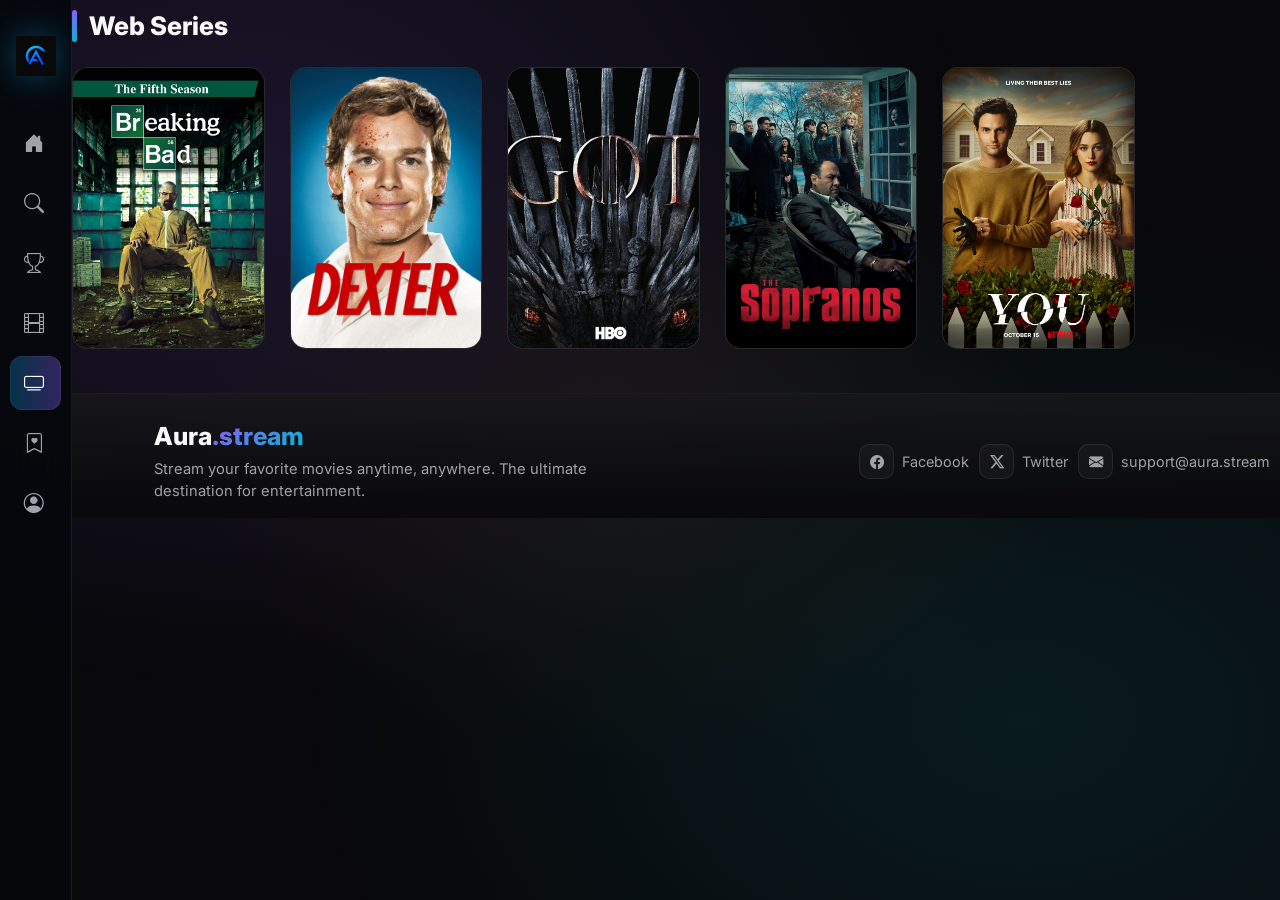
<file: webseries.html>
<!DOCTYPE html>
<html lang="en">
<head>
  <meta charset="UTF-8" />
  <meta name="viewport" content="width=device-width, initial-scale=1" />
  <title>Web Series - Aura.stream</title>
  <link href="https://cdn.jsdelivr.net/npm/bootstrap@5.3.3/dist/css/bootstrap.min.css" rel="stylesheet" />
  <link rel="stylesheet" href="https://cdn.jsdelivr.net/npm/bootstrap-icons@1.11.3/font/bootstrap-icons.css">
  <link href="https://fonts.googleapis.com/css2?family=Inter:wght@300;400;500;600;700;800&display=swap" rel="stylesheet">
  <link rel="stylesheet" href="css/sidebar.css?v=9">
  <link rel="stylesheet" href="css/footer.css?v=9">
  <style>
    :root {
      --primary: #8b5cf6;
      --primary-dark: #7c3aed;
      --secondary: #06b6d4;
      --accent: #f59e0b;
      --bg-dark: #09090b;
      --bg-card: rgba(24, 24, 27, 0.8);
      --bg-glass: rgba(255, 255, 255, 0.03);
      --border-color: rgba(255, 255, 255, 0.08);
      --text-primary: #fafafa;
      --text-secondary: #a1a1aa;
      --text-muted: #71717a;
      --gradient-1: linear-gradient(135deg, #8b5cf6 0%, #06b6d4 100%);
      --gradient-2: linear-gradient(135deg, #f59e0b 0%, #ef4444 100%);
      --shadow-glow: 0 0 60px rgba(139, 92, 246, 0.3);
    }

    * {
      margin: 0;
      padding: 0;
      box-sizing: border-box;
    }

    body {
      background-color: var(--bg-dark);
      font-family: 'Inter', 'Segoe UI', Tahoma, Geneva, Verdana, sans-serif;
      color: var(--text-primary);
      overflow-x: hidden;
    }

    body::before {
      content: '';
      position: fixed;
      top: 0;
      left: 0;
      width: 100%;
      height: 100%;
      background:
        radial-gradient(ellipse at 20% 20%, rgba(139, 92, 246, 0.15) 0%, transparent 50%),
        radial-gradient(ellipse at 80% 80%, rgba(6, 182, 212, 0.1) 0%, transparent 50%),
        radial-gradient(ellipse at 50% 50%, rgba(245, 158, 11, 0.05) 0%, transparent 50%);
      pointer-events: none;
      z-index: -1;
    }

    a { text-decoration: none; color: inherit; }
.section-heading {
      font-size: 1.6rem;
      font-weight: 800;
      margin: 10px 0 25px;
      display: flex;
      align-items: center;
      gap: 12px;
    }

    .section-heading::before {
      content: '';
      width: 5px;
      height: 32px;
      background: var(--gradient-1);
      border-radius: 5px;
    }

    .movie-card {
      position: relative;
      border-radius: 16px;
      overflow: hidden;
      background: var(--bg-card);
      border: 1px solid var(--border-color);
      transition: all 0.4s cubic-bezier(0.4, 0, 0.2, 1);
      cursor: pointer;
      height: 100%;
    }
    .movie-card::before {
      content: '';
      position: absolute;
      inset: -2px;
      background: var(--gradient-1);
      border-radius: 18px;
      opacity: 0;
      z-index: -1;
      transition: opacity 0.3s ease;
    }
    .movie-card:hover {
      transform: translateY(-10px) scale(1.02);
      box-shadow: 0 25px 50px rgba(0, 0, 0, 0.4), 0 0 40px rgba(139, 92, 246, 0.2);
      border-color: transparent;
    }
    .movie-card:hover::before { opacity: 1; }
    .movie-poster {
      position: relative;
      overflow: hidden;
    }
    .movie-poster img {
      width: 100%;
      height: 280px;
      object-fit: cover;
      transition: transform 0.5s ease;
    }
    .movie-card:hover .movie-poster img { transform: scale(1.1); }
    .movie-overlay {
      position: absolute;
      inset: 0;
      background: linear-gradient(transparent 50%, rgba(0, 0, 0, 0.9) 100%);
      display: flex;
      align-items: center;
      justify-content: center;
      opacity: 0;
      transition: opacity 0.3s ease;
    }
    .movie-card:hover .movie-overlay { opacity: 1; }
    .play-btn {
      width: 60px;
      height: 60px;
      border-radius: 50%;
      background: var(--gradient-1);
      display: flex;
      align-items: center;
      justify-content: center;
      font-size: 1.5rem;
      color: #fff;
      transform: scale(0);
      transition: transform 0.3s ease;
    }
    .movie-card:hover .play-btn { transform: scale(1); }
    .movie-duration {
      position: absolute;
      bottom: 10px;
      right: 10px;
      padding: 5px 10px;
      background: rgba(0, 0, 0, 0.8);
      border-radius: 6px;
      font-size: 0.75rem;
      color: #fff;
      opacity: 0;
      transition: opacity 0.3s ease;
    }
    .movie-card:hover .movie-duration { opacity: 1; }
    .movie-info {
      position: absolute;
      left: 0;
      right: 0;
      bottom: 0;
      padding: 14px 14px 12px;
      background: linear-gradient(180deg, rgba(0, 0, 0, 0) 0%, rgba(8, 8, 10, 0.88) 45%, rgba(8, 8, 10, 0.98) 100%);
      transform: translateY(100%);
      opacity: 0;
      transition: transform 0.32s ease, opacity 0.32s ease;
      backdrop-filter: blur(4px);
    }

    .movie-card:hover .movie-info {
      transform: translateY(0);
      opacity: 1;
    }

    
    @media (hover: none) {
      .movie-info {
        transform: translateY(0);
        opacity: 1;
      }
    }

    .movie-title {
      font-size: 0.95rem;
      font-weight: 600;
      color: var(--text-primary);
      margin-bottom: 6px;
      white-space: nowrap;
      overflow: hidden;
      text-overflow: ellipsis;
    }

    .movie-rating {
      display: flex;
      align-items: center;
      gap: 6px;
      font-size: 0.86rem;
    }

    .movie-rating i {
      color: var(--accent);
    }

    .movie-rating span {
      color: var(--text-secondary);
    }

    .movie-grid {
      display: grid;
      grid-template-columns: repeat(6, 1fr);
      gap: 25px;
    }

    @media (max-width: 1200px) {
      .movie-grid {
        grid-template-columns: repeat(4, 1fr);
      }
    }

    @media (max-width: 992px) {
      .movie-grid {
        grid-template-columns: repeat(3, 1fr);
      }
    }

    @media (max-width: 768px) {
      .movie-grid {
        display: flex;
        flex-wrap: nowrap;
        overflow-x: auto;
        gap: 10px;
        padding: 0 2px 8px;
        scroll-snap-type: x mandatory;
      }

      .movie-grid .movie-card {
        flex: 0 0 clamp(130px, 38vw, 165px);
        max-width: clamp(130px, 38vw, 165px);
        scroll-snap-align: start;
        border-radius: 14px;
      }

      .movie-poster {
        aspect-ratio: 2 / 3;
      }

      .movie-poster img {
        height: 100%;
      }

      .movie-info {
        padding: 8px 8px 7px;
      }

      .movie-duration {
        display: none;
      }

      .movie-title {
        font-size: 0.82rem;
      }
    }

    @media (max-width: 480px) {
      .movie-poster img {
        height: 100%;
      }

      .play-btn {
        width: 40px;
        height: 40px;
        font-size: 1rem;
      }

      .movie-title {
        font-size: 0.76rem;
      }

      .movie-rating {
        font-size: 0.74rem;
      }
    }
  </style>
  <link rel="stylesheet" href="css/mobile.css?v=6">
</head>
<body>
  <!-- Sidebar Navbar -->
  <nav class="sidebar">
    <div class="logo">
      <a href="login.php">
        <img src="assets/logo.png" alt="Logo">
      </a>
    </div>
    <ul class="nav-links">
      <li><a href="index.php"><i class="bi bi-house-door-fill"></i> <span>Home</span></a></li>
      <li><a href="search.html"><i class="bi bi-search"></i> <span>Discover</span></a></li>
      <li><a href="genere.html?genre=top-rated"><i class="bi bi-trophy"></i> <span>Top Rated</span></a></li>
      <li><a href="movies.html"><i class="bi bi-film"></i> <span>Movies</span></a></li>
      <li><a href="webseries.html" class="active"><i class="bi bi-tv"></i> <span>Web Series</span></a></li>
      <li><a href="watchlater.html"><i class="bi bi-bookmark-heart"></i> <span>Watch Later</span></a></li>
      <li><a href="account.php"><i class="bi bi-person-circle"></i> <span>Login</span></a></li>
    </ul>
  </nav>

  <main class="main-content">
    <h3 class="section-heading">Web Series</h3>
    <div id="seriesGrid" class="movie-grid"></div>

    <footer>
  <div class="container">
    <div class="footer-compact">
      <div class="footer-brand">
        <h5>Aura<span>.stream</span></h5>
        <p>Stream your favorite movies anytime, anywhere. The ultimate destination for entertainment.</p>
      </div>
      <div class="social-links" aria-label="Social links">
        <a href="https://www.facebook.com/"><i class="bi bi-facebook"></i> Facebook</a>
        <a href="https://x.com/?lang=en"><i class="bi bi-twitter-x"></i> Twitter</a>
        <a href="https://mail.google.com/mail/u/0/"><i class="bi bi-envelope-fill"></i> support@aura.stream</a>
      </div>
    </div>
  </div>
</footer>
  </main>

  <script>
    const API_URL = "api_movies.php";
    const DEFAULT_POSTER = "WebSeries/breaking.jpg";
    const WEB_SERIES_POSTERS = new Set(["breaking.jpg", "dexter.jpg", "got.jpg", "lord of rings.jpg", "sopranos.jpg", "you.jpg"]);
    const GENERE_POSTERS = new Set(["action.jpg", "adventure.webp", "comedy.jpg", "psycho.jpg", "romcom.webp", "sci-fi.jpg"]);
    const SERIES_TITLE_HINTS = new Set(["breaking bad", "dexter", "game of thrones", "sopranos", "the sopranos", "you"]);
    const FALLBACK_SERIES = [
      { title: "Breaking Bad", poster: "WebSeries/breaking.jpg", duration: "5 Seasons", rating_score: "4.9", media_type: "tv", season: 1, episode: 1 },
      { title: "Dexter", poster: "WebSeries/dexter.jpg", duration: "8 Seasons", rating_score: "4.7", media_type: "tv", season: 1, episode: 1 },
      { title: "Game of Thrones", poster: "WebSeries/got.jpg", duration: "8 Seasons", rating_score: "4.8", media_type: "tv", season: 1, episode: 1 },
      { title: "The Sopranos", poster: "WebSeries/sopranos.jpg", duration: "6 Seasons", rating_score: "4.8", media_type: "tv", season: 1, episode: 1 },
      { title: "You", poster: "WebSeries/you.jpg", duration: "4 Seasons", rating_score: "4.5", media_type: "tv", season: 1, episode: 1 }
    ];

    function resolvePosterPath(posterPath) {
      const raw = (posterPath || "").toString().trim().replace(/\\/g, "/");
      if (!raw) return DEFAULT_POSTER;
      const lower = raw.toLowerCase();
      if (lower.startsWith("http://") || lower.startsWith("https://") || lower.startsWith("data:")) {
        return raw;
      }
      if (!lower.startsWith("thumbnails/")) {
        return raw;
      }
      const filename = raw.split("/").pop();
      const fileKey = (filename || "").toLowerCase();
      if (!filename) return DEFAULT_POSTER;
      if (WEB_SERIES_POSTERS.has(fileKey)) return `WebSeries/${filename}`;
      if (GENERE_POSTERS.has(fileKey)) return `Genere/${filename}`;
      return `Movies/${filename}`;
    }

    function buildPlayerUrl({ title, tmdbId, mediaType, season, episode } = {}) {
      const cleanTmdb = (tmdbId || "").toString().trim();
      const type = (mediaType || "movie").toString().trim().toLowerCase();
      if (cleanTmdb) {
        const params = new URLSearchParams();
        params.set("tmdbId", cleanTmdb);
        params.set("type", type === "tv" ? "tv" : "movie");
        if (title) params.set("title", title);
        if (type === "tv") {
          if (season) params.set("season", season);
          if (episode) params.set("episode", episode);
          if (!params.has("episodeSelector")) params.set("episodeSelector", "true");
          if (!params.has("nextEpisode")) params.set("nextEpisode", "true");
        }
        return `player.html?${params.toString()}`;
      }
      if (title) {
        return `player.html?title=${encodeURIComponent(title)}`;
      }
      return "player.html";
    }

    function renderGrid(items) {
      const grid = document.getElementById("seriesGrid");
      grid.innerHTML = "";
      if (!items.length) {
        grid.innerHTML = '<div class="text-center text-secondary">No web series found.</div>';
        return;
      }
      items.forEach(movie => {
        const tmdbId = movie.tmdb_id || movie.tmdbId || "";
        const mediaType = "tv";
        const season = movie.season || "";
        const episode = movie.episode || "";
        const poster = resolvePosterPath(movie.poster || movie.image || DEFAULT_POSTER);
        const duration = movie.duration || "";
        const rating = movie.rating_score || movie.ratingScore || "4.0";
        const href = buildPlayerUrl({ title: movie.title, tmdbId, mediaType, season, episode });
        const card = document.createElement("div");
        card.className = "movie-card";
        card.innerHTML = `
          <div class="movie-poster">
            <img src="${poster}" alt="${movie.title}" onerror="this.onerror=null;this.src='WebSeries/breaking.jpg';">
            <div class="movie-overlay">
              <div class="play-btn"><i class="bi bi-play-fill"></i></div>
            </div>
            <div class="movie-duration">${duration}</div>
          </div>
          <div class="movie-info">
            <h5 class="movie-title">${movie.title}</h5>
            <div class="movie-rating">
              <i class="bi bi-star-fill"></i>
              <span>${rating}/5</span>
            </div>
          </div>
        `;
        card.addEventListener("click", () => {
          window.location.href = href;
        });
        grid.appendChild(card);
      });
    }

    function isWebSeriesPoster(poster) {
      return typeof poster === "string" && poster.trim().toLowerCase().startsWith("webseries/");
    }

    function looksLikeSeriesTitle(title) {
      const t = (title || "").toString().trim().toLowerCase();
      return SERIES_TITLE_HINTS.has(t);
    }

    async function loadSeries() {
      try {
        const res = await fetch(`${API_URL}?action=list`);
        const data = await res.json();
        const list = (data.movies || []).filter(item => {
          const type = (item.media_type || item.mediaType || "").toString().toLowerCase();
          const poster = resolvePosterPath(item.poster || "");
          return type === "tv" || isWebSeriesPoster(poster) || looksLikeSeriesTitle(item.title);
        });
        renderGrid(list.length ? list : FALLBACK_SERIES);
      } catch (err) {
        renderGrid(FALLBACK_SERIES);
      }
    }

    loadSeries();
  </script>

<nav class="mobile-bottom-nav" aria-label="Mobile navigation">
  <a href="index.php"><i class="bi bi-house-door-fill"></i><span>Home</span></a>
  <a href="search.html"><i class="bi bi-search"></i><span>Search</span></a>
  <a href="account.php"><i class="bi bi-person-circle"></i><span>Profile</span></a>
</nav>
</body>
</html>
</file>
<file: css/footer.css>
/* Shared footer styles */
footer {
  background: linear-gradient(to top, rgba(9, 9, 11, 1), var(--bg-card, rgba(24, 24, 27, 0.8)));
  border-top: 1px solid var(--border-color, rgba(255, 255, 255, 0.08));
  padding: 28px 0 16px;
  margin-top: 44px;
}

.footer-compact {
  display: flex;
  align-items: center;
  justify-content: space-between;
  gap: 18px;
  flex-wrap: wrap;
}

.footer-brand h5 {
  font-size: 1.55rem;
  font-weight: 800;
  margin-bottom: 6px;
}

.footer-brand h5 span {
  background: var(--gradient-1, linear-gradient(135deg, #8b5cf6 0%, #06b6d4 100%));
  -webkit-background-clip: text;
  -webkit-text-fill-color: transparent;
  background-clip: text;
}

.footer-brand p {
  color: var(--text-secondary, #a1a1aa);
  max-width: 460px;
  margin: 0;
  font-size: 0.92rem;
}

.footer-title {
  font-size: 1rem;
  font-weight: 600;
  margin-bottom: 20px;
  color: var(--text-primary, #fafafa);
}

.footer-links {
  list-style: none;
  padding: 0;
}

.footer-links li {
  margin-bottom: 12px;
}

.footer-links a {
  color: var(--text-secondary, #a1a1aa);
  transition: all 0.3s ease;
  display: flex;
  align-items: center;
  gap: 8px;
}

.footer-links a:hover {
  color: var(--primary, #8b5cf6);
  transform: translateX(5px);
}

.social-links {
  display: flex;
  gap: 10px;
  flex-wrap: wrap;
}

.social-links a {
  color: var(--text-secondary, #a1a1aa);
  transition: all 0.3s ease;
  display: flex;
  align-items: center;
  gap: 8px;
  font-size: 0.9rem;
}

.social-links a:hover {
  color: var(--secondary, #06b6d4);
  transform: translateX(5px);
}

.social-links a i {
  width: 35px;
  height: 35px;
  border-radius: 10px;
  background: var(--bg-glass, rgba(255, 255, 255, 0.03));
  border: 1px solid var(--border-color, rgba(255, 255, 255, 0.08));
  display: flex;
  align-items: center;
  justify-content: center;
  transition: all 0.3s ease;
}

.social-links a:hover i {
  background: var(--primary, #8b5cf6);
  border-color: var(--primary, #8b5cf6);
  color: #fff;
}

@media (max-width: 768px) {
  footer {
    padding: 22px 0 84px;
    margin-top: 28px;
  }

  .footer-compact {
    align-items: flex-start;
    gap: 12px;
  }

  .footer-brand h5 {
    font-size: 1.28rem;
    margin-bottom: 6px;
  }

  .footer-brand p {
    font-size: 0.82rem;
    line-height: 1.5;
  }

  .social-links {
    gap: 8px;
  }

  .social-links a {
    font-size: 0.8rem;
    gap: 6px;
  }

  .social-links a i {
    width: 30px;
    height: 30px;
    border-radius: 8px;
    font-size: 0.85rem;
  }

}
</file>
<file: css/mobile.css>
/* Shared mobile-responsiveness overrides */
html {
  -webkit-text-size-adjust: 100%;
}

img,
video,
iframe,
svg {
  max-width: 100%;
}

.main-content,
.content,
.main {
  width: 100%;
  max-width: 100%;
}

@media (max-width: 991px) {
  .main-content,
  .content {
    padding-left: 16px !important;
    padding-right: 16px !important;
  }

  footer {
    padding: 40px 16px 100px;
  }

  footer .row {
    gap: 0;
  }

  footer .col-md-4 {
    margin-bottom: 20px !important;
  }

  .footer-brand h5 {
    font-size: 1.5rem;
  }

  .footer-brand p {
    max-width: 100%;
    font-size: 0.88rem;
    line-height: 1.5;
  }

  .footer-title {
    font-size: 0.92rem;
    margin-bottom: 14px;
  }

  .footer-links li {
    margin-bottom: 10px;
  }

  .footer-links a {
    font-size: 0.88rem;
  }

  .social-links a {
    font-size: 0.88rem;
  }

  .social-links a i {
    width: 30px;
    height: 30px;
    border-radius: 8px;
    font-size: 0.85rem;
  }

  .footer-bottom {
    font-size: 0.8rem;
    margin-top: 20px;
    padding-top: 16px;
  }

  .section-heading,
  .section-title,
  .contact-heading,
  .login-heading,
  .signup-heading {
    font-size: 1.4rem !important;
  }

  .contact-container,
  .login-container,
  .signup-container,
  .account-card {
    width: min(100%, 560px);
    margin: 22px auto;
    padding: 22px 18px !important;
  }

  .search-box {
    border-radius: 18px;
    padding: 12px 14px;
  }

  .search-box input {
    min-width: 0;
    font-size: 1rem;
  }

  .movie-poster img {
    height: auto !important;
    aspect-ratio: 2 / 3;
    object-fit: cover;
  }

  .video-actions {
    display: flex;
    justify-content: space-between;
    gap: 10px;
    flex-wrap: nowrap;
  }

  .video-actions-left,
  .video-actions-right {
    width: calc(50% - 5px);
    display: block;
  }

  .video-actions-left .action-btn,
  .video-actions-right .action-btn {
    width: 100%;
  }

  .action-btn {
    justify-content: center;
    padding: 10px 12px;
  }
}

@media (max-width: 768px) {
  /* Keep trending-style rows in a single horizontal line on mobile */
  .movie-grid,
  .genre-grid {
    display: flex !important;
    flex-wrap: nowrap !important;
    overflow-x: auto !important;
    gap: 12px !important;
    padding-bottom: 8px !important;
    scroll-snap-type: x mandatory !important;
    -webkit-overflow-scrolling: touch;
  }

  .movie-grid .movie-card {
    flex: 0 0 clamp(130px, 38vw, 165px) !important;
    max-width: clamp(130px, 38vw, 165px) !important;
    scroll-snap-align: start !important;
    border-radius: 14px !important;
  }

  .genre-grid > .genre-link {
    flex: 0 0 clamp(120px, 34vw, 150px) !important;
    max-width: clamp(120px, 34vw, 150px) !important;
    scroll-snap-align: start !important;
  }

  .genre-grid .genre-card {
    width: 100% !important;
    max-width: 100% !important;
    border-radius: 14px !important;
  }

  .movie-card {
    border-radius: 14px !important;
    overflow: hidden;
  }

  .movie-card .movie-info {
    padding: 10px 10px 8px !important;
  }

  .movie-card .movie-title {
    font-size: 0.8rem !important;
    margin-bottom: 4px;
  }

  .movie-card .movie-rating {
    font-size: 0.72rem !important;
  }

  .movie-badge {
    font-size: 0.6rem !important;
    padding: 3px 8px !important;
    top: 8px !important;
    left: 8px !important;
  }

  .content {
    padding: 14px 12px !important;
  }

  .page-header {
    gap: 10px;
    margin-bottom: 16px !important;
  }

  .page-title {
    font-size: 0.9rem !important;
  }

  .video-wrapper,
  .movie-details,
  .cast-section,
  .more-like-this,
  .comment-section {
    margin-bottom: 20px !important;
  }

  .video-container,
  .video-js,
  .embed-player {
    border-radius: 14px !important;
  }

  .video-js .vjs-big-play-button {
    width: 62px !important;
    height: 62px !important;
    line-height: 62px !important;
  }

  .season-episode-bar {
    margin-top: 8px !important;
    padding: 12px !important;
    border-radius: 12px !important;
    gap: 10px !important;
  }

  .season-episode-label {
    font-size: 0.88rem !important;
  }

  .selector-columns {
    gap: 8px !important;
  }

  .selector-column {
    gap: 6px !important;
  }

  .selector-title {
    font-size: 0.68rem !important;
  }

  .episode-list,
  .season-list {
    gap: 6px !important;
    max-height: 180px !important;
  }

  .episode-item {
    padding: 8px 10px !important;
    border-radius: 10px !important;
    gap: 8px !important;
  }

  .episode-number {
    min-width: 34px !important;
    font-size: 0.78rem !important;
  }

  .episode-title {
    font-size: 0.8rem !important;
  }

  .episode-play-icon {
    font-size: 0.82rem !important;
  }

  .season-episode-hint {
    font-size: 0.72rem !important;
  }

  .movie-details {
    padding: 16px !important;
    border-radius: 16px !important;
  }

  .movie-title-section h1 {
    font-size: 1.3rem !important;
    line-height: 1.25;
  }

  .movie-badges {
    gap: 8px !important;
    margin-bottom: 10px !important;
  }

  .badge-item {
    font-size: 0.72rem !important;
    padding: 5px 10px !important;
  }

  .rating-display {
    gap: 10px !important;
  }

  .rating-score {
    font-size: 2rem !important;
  }

  .movie-meta {
    gap: 12px !important;
    padding: 14px 0 !important;
  }

  .movie-description {
    font-size: 0.92rem !important;
    line-height: 1.6 !important;
  }

  .section-header {
    margin-bottom: 14px !important;
  }

  .section-title {
    font-size: 1.18rem !important;
    gap: 10px !important;
  }

  .cast-grid {
    gap: 14px !important;
  }

  .cast-card {
    width: 102px !important;
  }

  .cast-avatar {
    width: 68px !important;
    height: 68px !important;
    font-size: 1.35rem !important;
  }

  .recommendation-grid {
    gap: 12px !important;
  }

  .recommendation-grid > a {
    flex: 0 0 172px !important;
  }

  .recommendation-card img {
    height: 220px !important;
  }

  .card-content {
    padding: 12px !important;
  }

  .comment-box {
    padding: 16px !important;
    border-radius: 14px !important;
  }

  .comment-input-wrapper {
    flex-direction: column;
    gap: 10px !important;
  }

  .comment-footer {
    flex-wrap: wrap;
    gap: 10px !important;
  }

  /* Footer mobile compact layout */
  footer .container {
    padding-left: 12px !important;
    padding-right: 12px !important;
  }

  footer .row {
    flex-direction: column;
  }

  footer .col-md-4 {
    padding-left: 4px;
    padding-right: 4px;
  }
}

@media (max-width: 576px) {
  .season-episode-bar {
    padding: 10px !important;
  }

  .episode-item {
    padding: 7px 9px !important;
  }

  .episode-title {
    font-size: 0.76rem !important;
  }

  .genre-grid .genre-card {
    border-radius: 12px !important;
  }

  .genre-grid .genre-card .genre-img {
    height: 110px !important;
    object-fit: cover;
  }

  .genre-grid .genre-card .genre-label {
    font-size: 0.72rem !important;
    padding: 8px 6px !important;
    font-weight: 600;
  }

  .genre-grid .genre-card .genre-icon {
    width: 28px !important;
    height: 28px !important;
    font-size: 0.75rem !important;
    top: 8px !important;
    right: 8px !important;
  }

  /* Genre page mobile grid (col-6 cards) */
  #genreGrid .col-6 {
    padding-left: 6px !important;
    padding-right: 6px !important;
  }

  #genreGrid .movie-card .movie-poster img {
    height: 200px !important;
  }

  #genreGrid .movie-card .movie-info {
    padding: 8px 8px 6px !important;
  }

  #genreGrid .movie-card .movie-title {
    font-size: 0.76rem !important;
  }

  #genreGrid .movie-card .movie-rating {
    font-size: 0.7rem !important;
  }
}

@media (max-width: 900px) {
  body > header {
    flex-direction: column;
    align-items: flex-start;
    gap: 8px;
    padding: 12px 14px;
  }

  body > .sidebar {
    display: none !important;
  }

  body > .main {
    margin-left: 0 !important;
    padding: 86px 12px 90px !important;
  }

  body > .main table {
    display: block;
    overflow-x: auto;
    white-space: nowrap;
  }

  body > .main th,
  body > .main td {
    font-size: 0.85rem;
    padding: 8px;
  }

  button[onclick="goHome()"] {
    top: auto !important;
    bottom: 16px;
    right: 12px;
    z-index: 100001;
  }
}

@media (max-width: 520px) {
  .analytics {
    flex-direction: column;
    gap: 10px;
  }

  .card {
    min-width: 0;
  }

  .modal {
    width: calc(100% - 24px);
    padding: 16px;
  }
}
</file>
<file: css/sidebar.css>
/* Shared sidebar styles (JioCinema-style rail) */
body .sidebar {
  position: fixed;
  top: 0;
  left: 0;
  height: 100vh;
  width: 72px;
  background: rgba(6, 8, 12, 0.92);
  backdrop-filter: blur(18px);
  -webkit-backdrop-filter: blur(18px);
  border-right: 1px solid rgba(255, 255, 255, 0.08);
  padding: 18px 0;
  transition: width 0.35s ease, box-shadow 0.35s ease;
  z-index: 1000;
  overflow-x: hidden;
}

body .sidebar:hover {
  width: 240px;
  box-shadow: 18px 0 50px rgba(0, 0, 0, 0.55);
}

body .sidebar .logo {
  text-align: center;
  margin: 8px 0 30px;
  padding: 10px;
}

body .sidebar .logo img {
  width: 40px;
  transition: transform 0.35s ease, filter 0.35s ease;
  filter: drop-shadow(0 0 16px rgba(0, 178, 255, 0.35));
}

body .sidebar:hover .logo img {
  transform: scale(1.12);
}

body .sidebar .nav-links {
  list-style: none;
  padding: 0 10px;
  margin: 0;
}

body .sidebar .nav-links li {
  margin: 6px 0;
}

body .sidebar .nav-links a {
  display: flex;
  align-items: center;
  gap: 12px;
  padding: 12px 14px;
  color: var(--text-secondary);
  text-decoration: none;
  transition: all 0.25s ease;
  font-size: 0.92rem;
  font-weight: 600;
  border-radius: 12px;
  position: relative;
  overflow: hidden;
}

body .sidebar .nav-links a::before {
  content: '';
  position: absolute;
  inset: 0;
  background: linear-gradient(90deg, rgba(0, 178, 255, 0.25), rgba(139, 92, 246, 0.2));
  opacity: 0;
  transition: opacity 0.25s ease;
  z-index: -1;
}

body .sidebar .nav-links a:hover::before {
  opacity: 1;
}

body .sidebar .nav-links a:hover {
  color: #fff;
  transform: translateX(4px);
}

body .sidebar .nav-links a i {
  font-size: 1.25rem;
  min-width: 26px;
  transition: transform 0.25s ease;
}

body .sidebar .nav-links a:hover i {
  transform: scale(1.05);
}

body .sidebar .nav-links a span {
  opacity: 0;
  white-space: nowrap;
  transition: opacity 0.25s ease;
}

body .sidebar:hover .nav-links a span {
  opacity: 1;
}

body .sidebar .nav-links a.active {
  background: linear-gradient(90deg, rgba(0, 178, 255, 0.25), rgba(139, 92, 246, 0.35));
  color: #fff;
  box-shadow: inset 0 0 0 1px rgba(255, 255, 255, 0.06);
}

body .main-content {
  margin-left: 72px;
}

body .content {
  margin-left: 72px;
}

body .mobile-bottom-nav {
  display: none;
}

@media (max-width: 768px) {
  body .sidebar {
    display: none;
  }

  body .main-content {
    margin-left: 0;
  }

  body .content {
    margin-left: 0;
  }

  body {
    padding-bottom: 74px;
  }

  body .mobile-bottom-nav {
    position: fixed;
    left: 0;
    right: 0;
    bottom: 0;
    height: 64px;
    display: grid;
    grid-template-columns: repeat(3, 1fr);
    align-items: center;
    background: rgba(6, 8, 12, 0.96);
    border-top: 1px solid rgba(255, 255, 255, 0.1);
    backdrop-filter: blur(14px);
    -webkit-backdrop-filter: blur(14px);
    z-index: 1200;
  }

  body .mobile-bottom-nav a {
    display: flex;
    flex-direction: column;
    align-items: center;
    justify-content: center;
    gap: 2px;
    color: var(--text-secondary);
    text-decoration: none;
    font-size: 0.72rem;
    font-weight: 600;
    line-height: 1;
  }

  body .mobile-bottom-nav a i {
    font-size: 1.1rem;
  }

  body .mobile-bottom-nav a.active {
    color: #fff;
  }
}

/* Hide visible scrollbars globally while preserving scroll behavior */
html,
body,
* {
  -ms-overflow-style: none;
  scrollbar-width: none;
}

html::-webkit-scrollbar,
body::-webkit-scrollbar,
*::-webkit-scrollbar {
  width: 0;
  height: 0;
  display: none;
}
</file>
